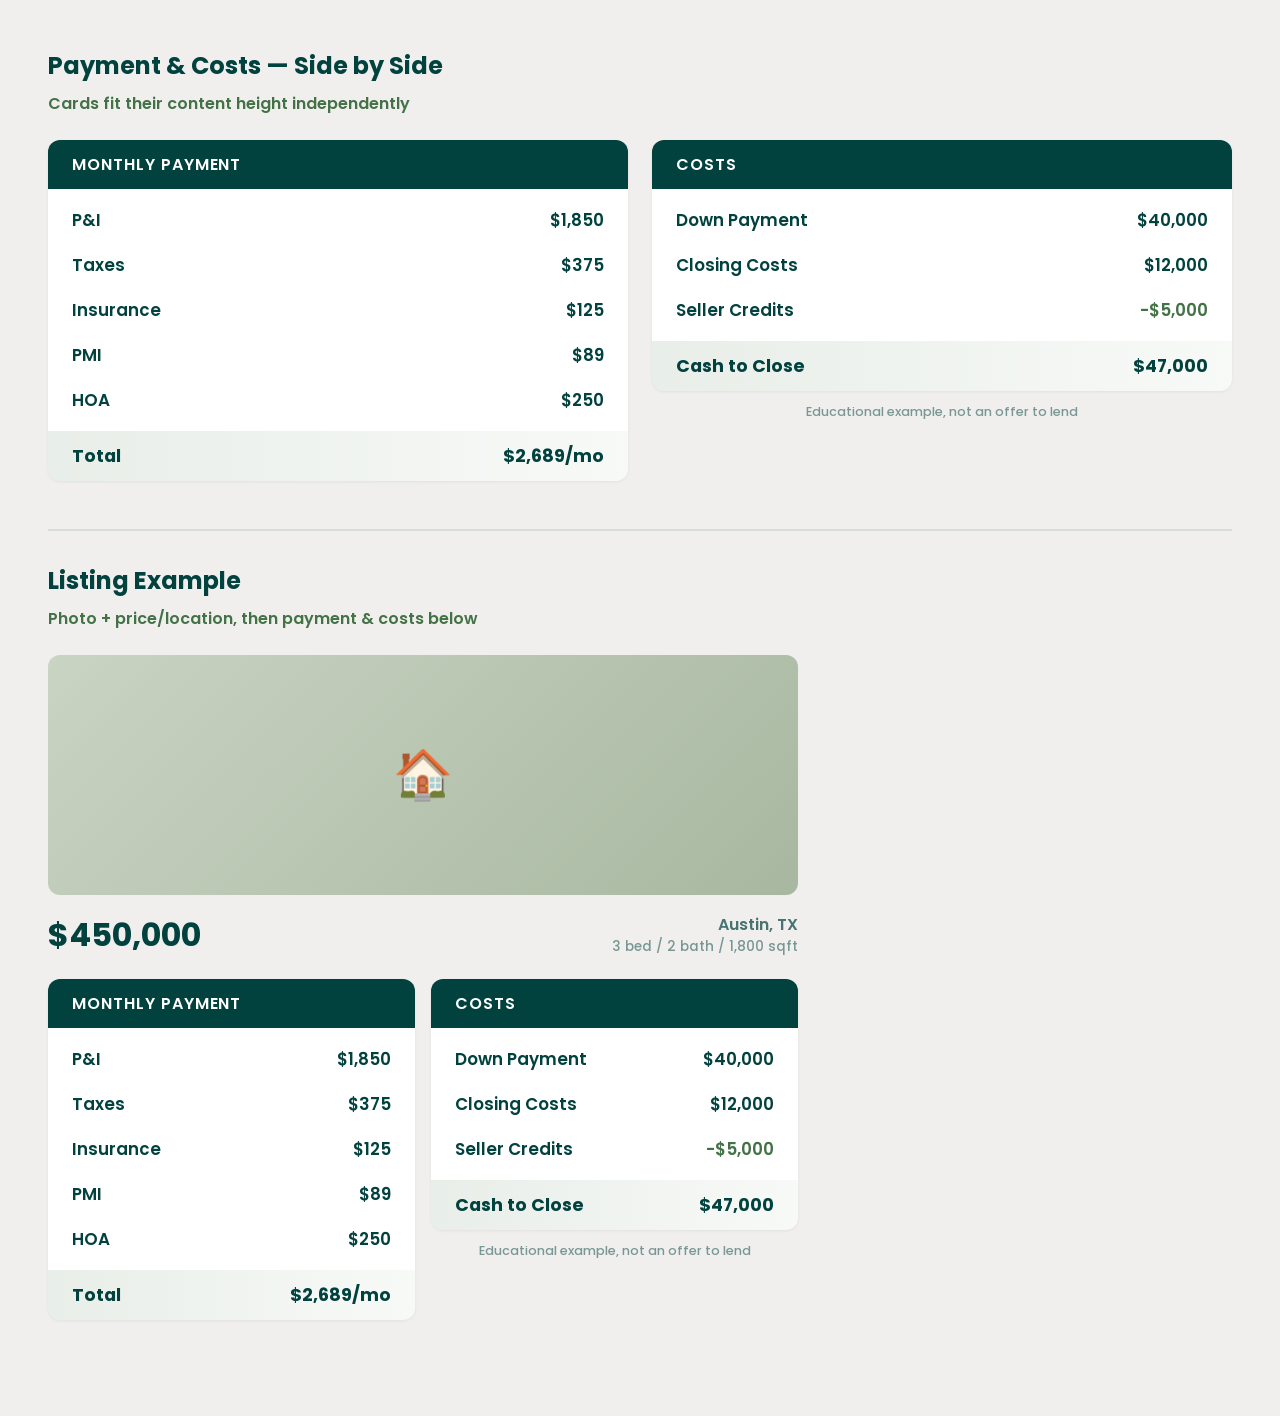
<file: demo-finance-styles.html>
<!DOCTYPE html>
<html lang="en">
<head>
<meta charset="UTF-8">
<meta name="viewport" content="width=device-width, initial-scale=1.0">
<title>Finance Card — Style C Refined</title>
<link href="https://fonts.googleapis.com/css2?family=Poppins:wght@400;500;600;700&display=swap" rel="stylesheet">
<style>
* { box-sizing: border-box; margin: 0; padding: 0; }
body {
    font-family: 'Poppins', sans-serif;
    background: #f0efed;
    color: #01413e;
    padding: 3rem;
}
h1 { font-size: 1.5rem; margin-bottom: 0.5rem; }
h2 { font-size: 1rem; margin-bottom: 1.5rem; color: #447247; font-weight: 600; }
.section { margin-bottom: 3rem; }

/* ============================================
   Finance Card — Style C Refined
   ============================================ */
.pair {
    display: flex;
    gap: 1.5rem;
    align-items: flex-start;
}
.pair > * { flex: 1; }

.card {
    background: white;
    border-radius: 12px;
    overflow: hidden;
    box-shadow: 0 1px 3px rgba(0,0,0,0.06);
}
.card-title {
    background: #01413e;
    color: white;
    font-size: 1rem;
    font-weight: 600;
    padding: 0.75rem 1.5rem;
    text-transform: uppercase;
    letter-spacing: 0.06em;
}
.card-body {
    padding: 0.5rem 0;
}
.row {
    display: flex;
    justify-content: space-between;
    align-items: center;
    padding: 0.6rem 1.5rem;
    font-size: 1.05rem;
    transition: background-color 0.15s ease;
}
.row:hover {
    background-color: rgba(68, 114, 71, 0.1);
}
.row .label { font-weight: 600; }
.row .value { font-weight: 600; }
.row.credit .value { color: #447247; }
.total {
    display: flex;
    justify-content: space-between;
    align-items: center;
    padding: 0.75rem 1.5rem;
    background: linear-gradient(90deg, rgba(68, 114, 71, 0.12), rgba(68, 114, 71, 0.04));
    font-size: 1.1rem;
    font-weight: 700;
}

/* ============================================
   Listing
   ============================================ */
.listing {
    max-width: 750px;
}
.listing-photo-placeholder {
    width: 100%;
    height: 240px;
    border-radius: 12px;
    background: linear-gradient(135deg, #c9d4c3, #a8b8a0);
    display: flex;
    align-items: center;
    justify-content: center;
    margin-bottom: 1rem;
    font-size: 3rem;
}
.listing-header {
    display: flex;
    justify-content: space-between;
    align-items: center;
    margin-bottom: 1.25rem;
}
.listing-price {
    font-size: 2rem;
    font-weight: 700;
}
.listing-right {
    text-align: right;
}
.listing-city {
    font-size: 1rem;
    font-weight: 600;
    opacity: 0.7;
}
.listing-details {
    font-size: 0.85rem;
    font-weight: 500;
    opacity: 0.5;
}
.listing-finances {
    display: flex;
    gap: 1rem;
    align-items: flex-start;
}
.listing-finances > * { flex: 1; }

.disclaimer {
    font-size: 0.8rem;
    color: rgba(1, 65, 62, 0.5);
    font-weight: 500;
    text-align: center;
    margin-top: 0.75rem;
}
</style>
</head>
<body>

<div class="section">
    <h1>Payment & Costs — Side by Side</h1>
    <h2>Cards fit their content height independently</h2>
    <div class="pair">
        <div class="card">
            <div class="card-title">Monthly Payment</div>
            <div class="card-body">
                <div class="row"><span class="label">P&I</span><span class="value">$1,850</span></div>
                <div class="row"><span class="label">Taxes</span><span class="value">$375</span></div>
                <div class="row"><span class="label">Insurance</span><span class="value">$125</span></div>
                <div class="row"><span class="label">PMI</span><span class="value">$89</span></div>
                <div class="row"><span class="label">HOA</span><span class="value">$250</span></div>
            </div>
            <div class="total"><span>Total</span><span>$2,689/mo</span></div>
        </div>
        <div>
            <div class="card">
                <div class="card-title">Costs</div>
                <div class="card-body">
                    <div class="row"><span class="label">Down Payment</span><span class="value">$40,000</span></div>
                    <div class="row"><span class="label">Closing Costs</span><span class="value">$12,000</span></div>
                    <div class="row credit"><span class="label">Seller Credits</span><span class="value">-$5,000</span></div>
                </div>
                <div class="total"><span>Cash to Close</span><span>$47,000</span></div>
            </div>
            <div class="disclaimer">Educational example, not an offer to lend</div>
        </div>
    </div>
</div>

<hr style="border: none; border-top: 2px solid rgba(1,65,62,0.1); margin: 2rem 0;">

<div class="section">
    <h1>Listing Example</h1>
    <h2>Photo + price/location, then payment & costs below</h2>
    <div class="listing">
        <div class="listing-photo-placeholder">🏠</div>
        <div class="listing-header">
            <div class="listing-price">$450,000</div>
            <div class="listing-right">
                <div class="listing-city">Austin, TX</div>
                <div class="listing-details">3 bed / 2 bath / 1,800 sqft</div>
            </div>
        </div>
        <div class="listing-finances">
            <div class="card">
                <div class="card-title">Monthly Payment</div>
                <div class="card-body">
                    <div class="row"><span class="label">P&I</span><span class="value">$1,850</span></div>
                    <div class="row"><span class="label">Taxes</span><span class="value">$375</span></div>
                    <div class="row"><span class="label">Insurance</span><span class="value">$125</span></div>
                    <div class="row"><span class="label">PMI</span><span class="value">$89</span></div>
                    <div class="row"><span class="label">HOA</span><span class="value">$250</span></div>
                </div>
                <div class="total"><span>Total</span><span>$2,689/mo</span></div>
            </div>
            <div>
                <div class="card">
                    <div class="card-title">Costs</div>
                    <div class="card-body">
                        <div class="row"><span class="label">Down Payment</span><span class="value">$40,000</span></div>
                        <div class="row"><span class="label">Closing Costs</span><span class="value">$12,000</span></div>
                        <div class="row credit"><span class="label">Seller Credits</span><span class="value">-$5,000</span></div>
                    </div>
                    <div class="total"><span>Cash to Close</span><span>$47,000</span></div>
                </div>
                <div class="disclaimer">Educational example, not an offer to lend</div>
            </div>
        </div>
    </div>
</div>

</body>
</html>
</file>
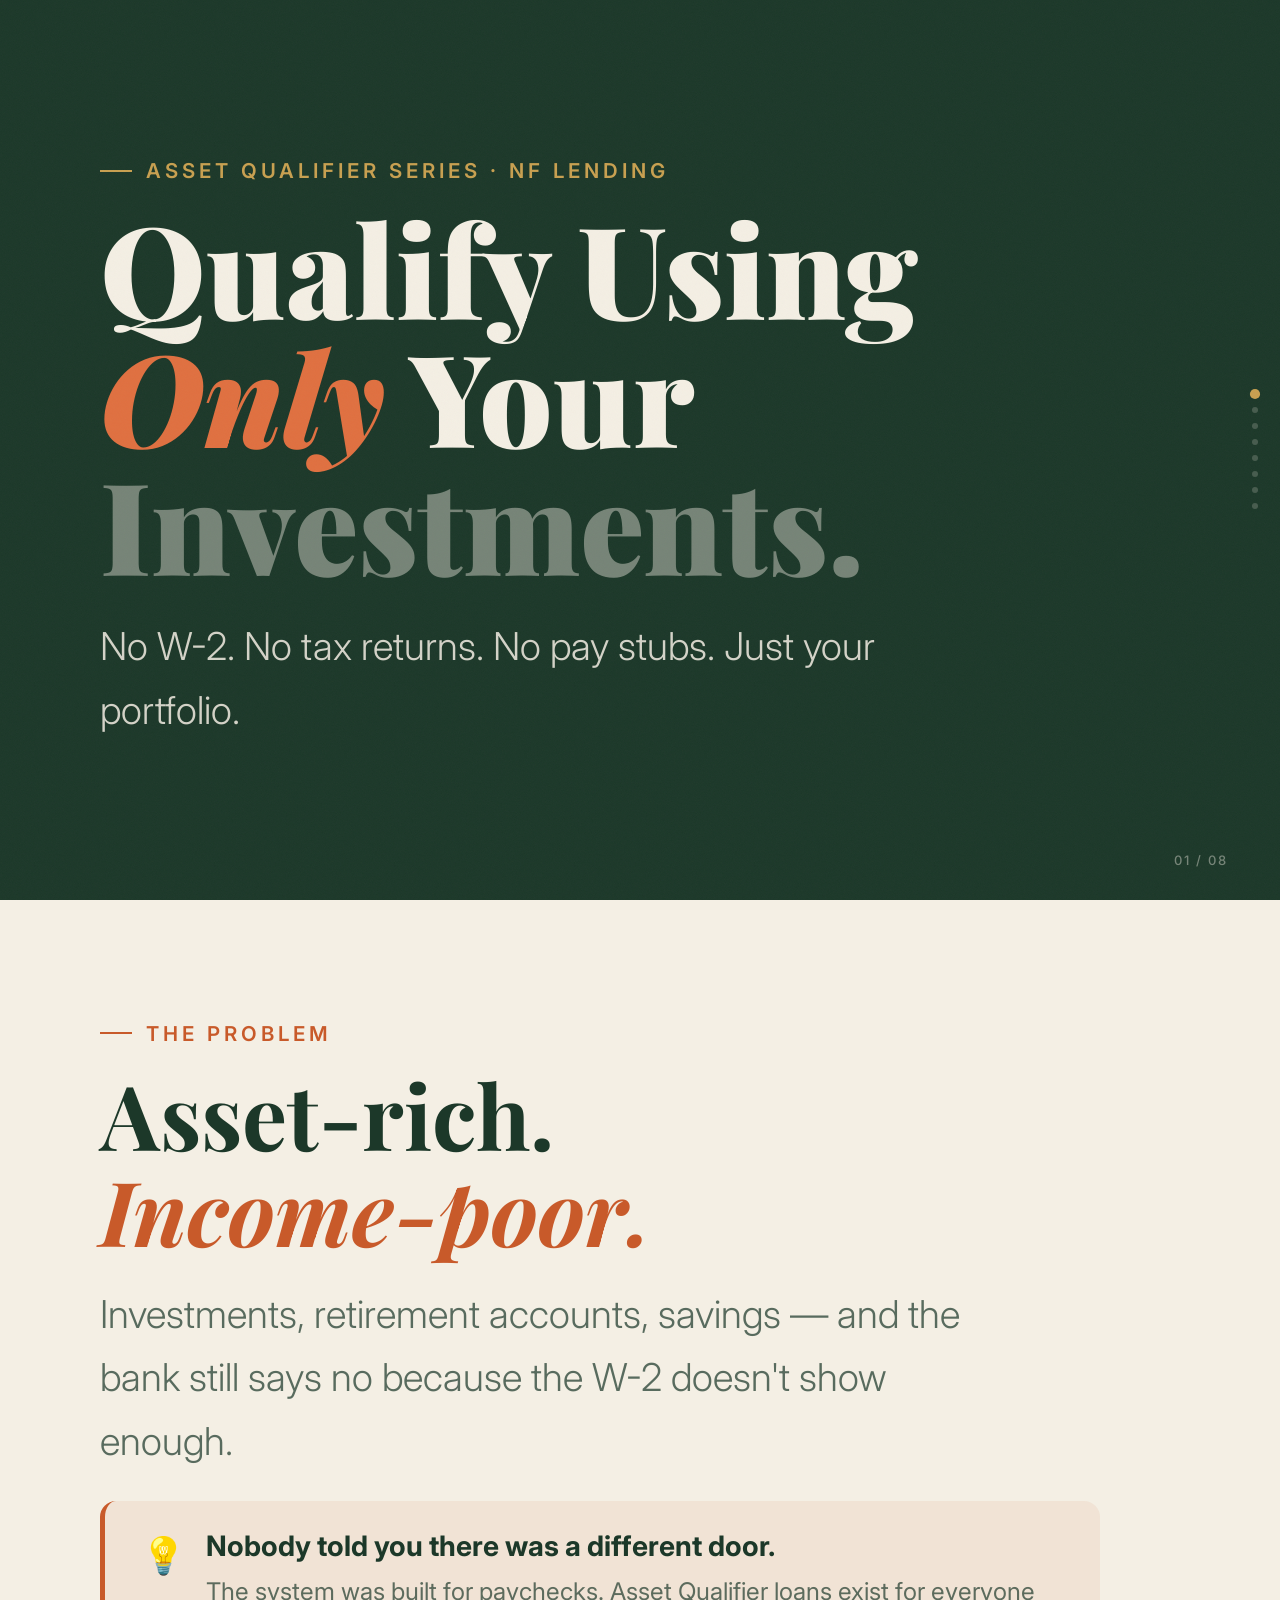
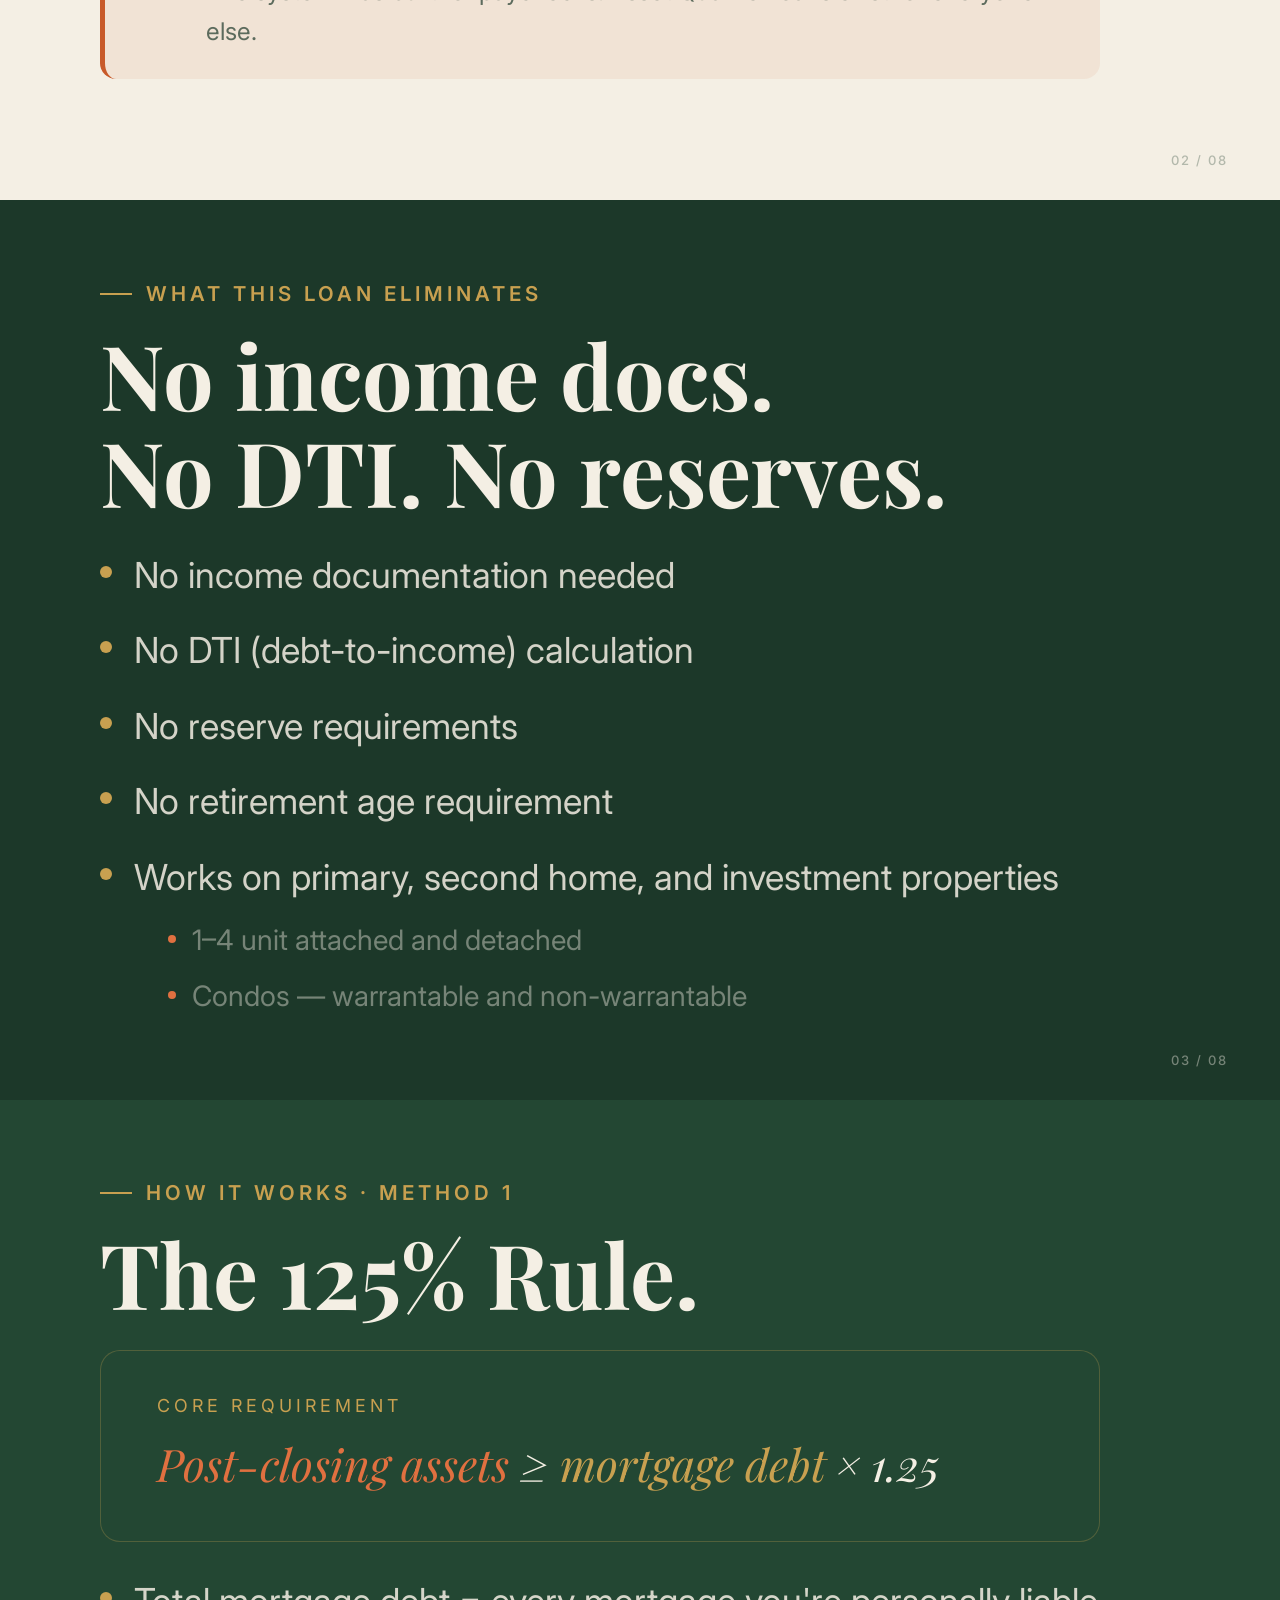
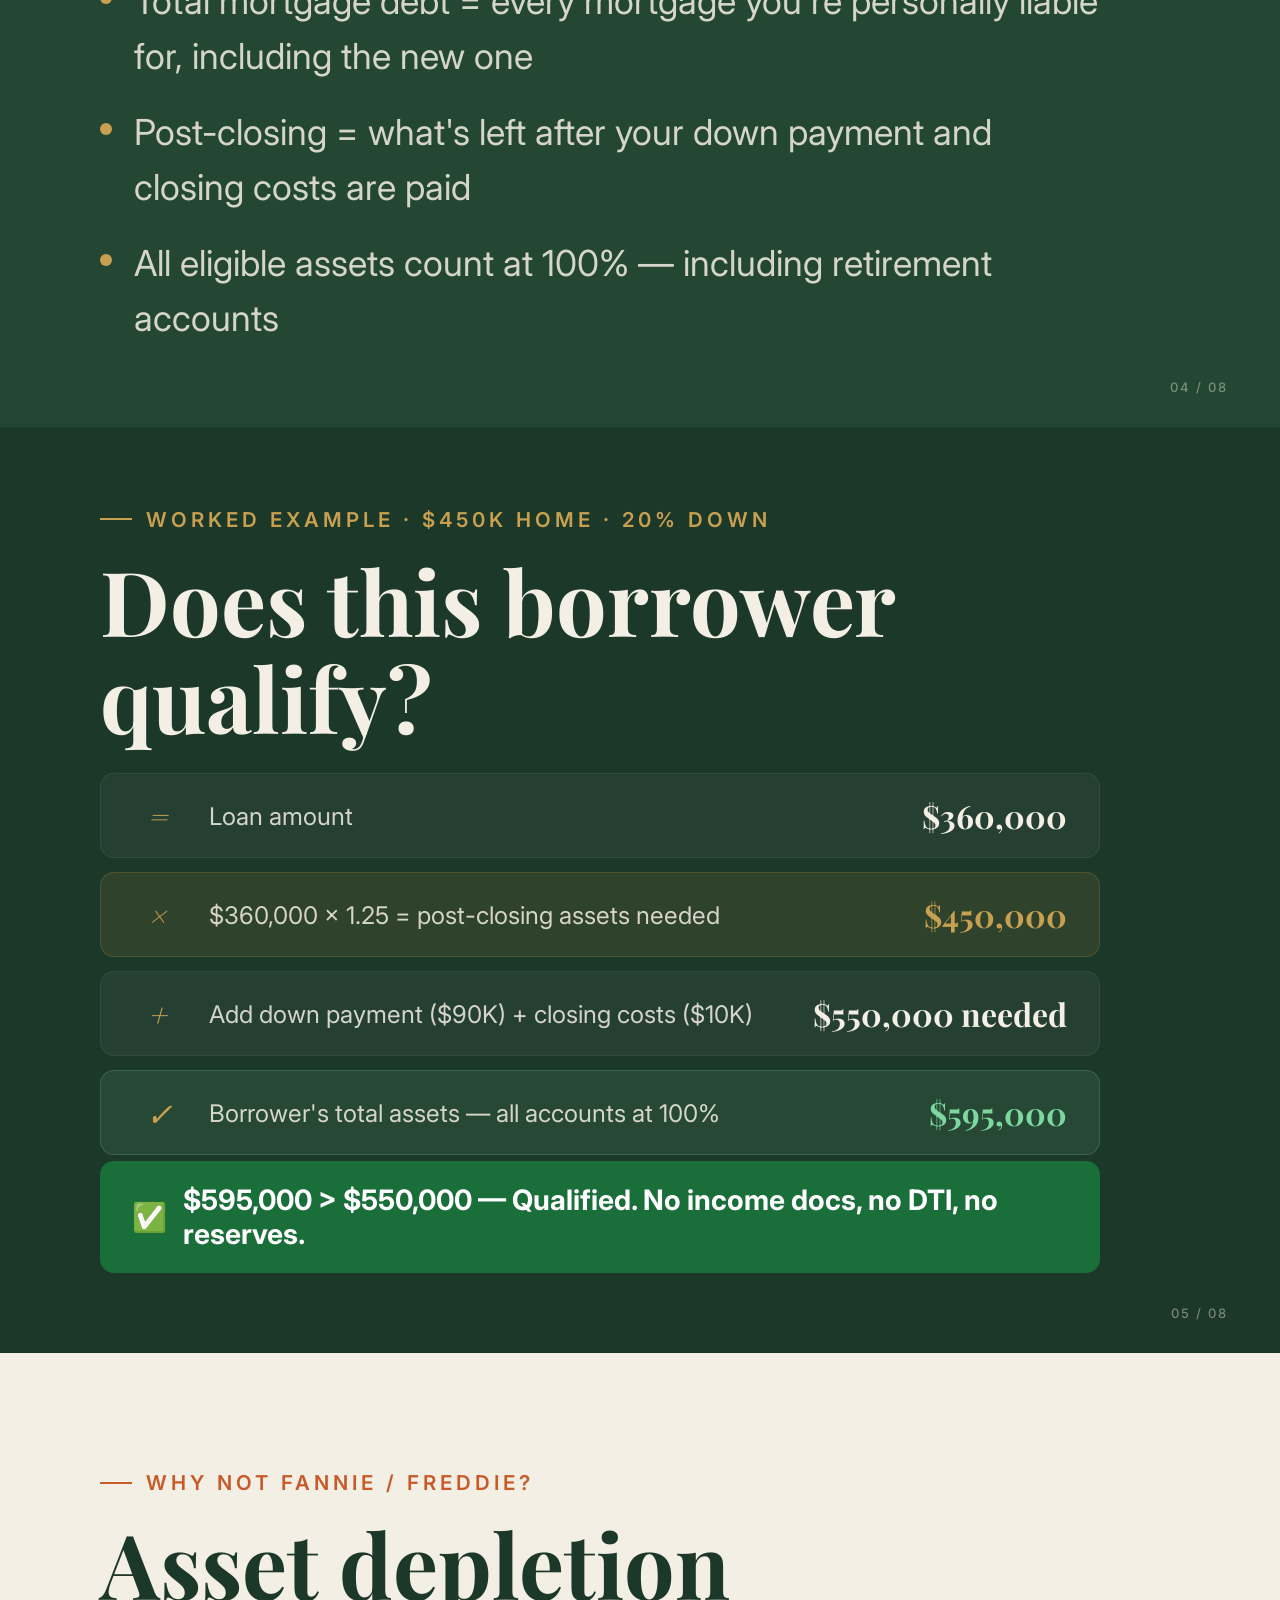
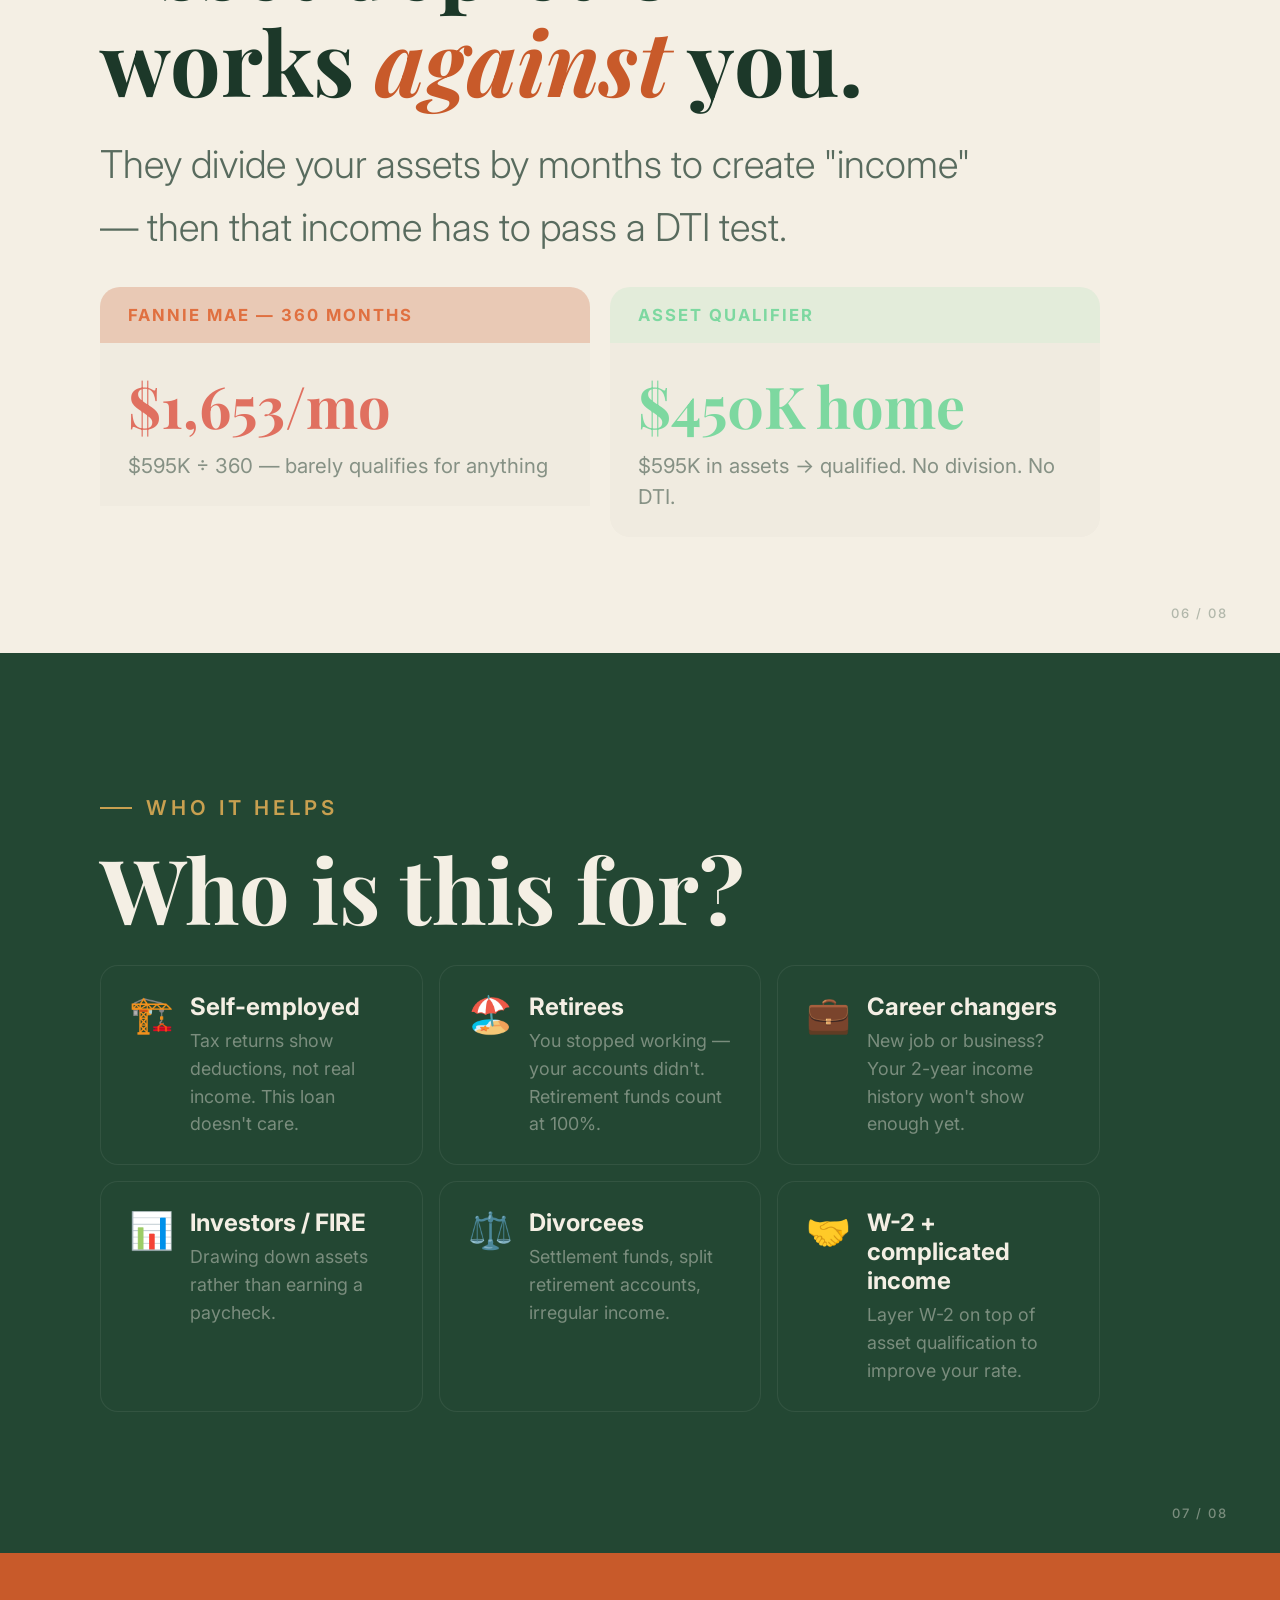
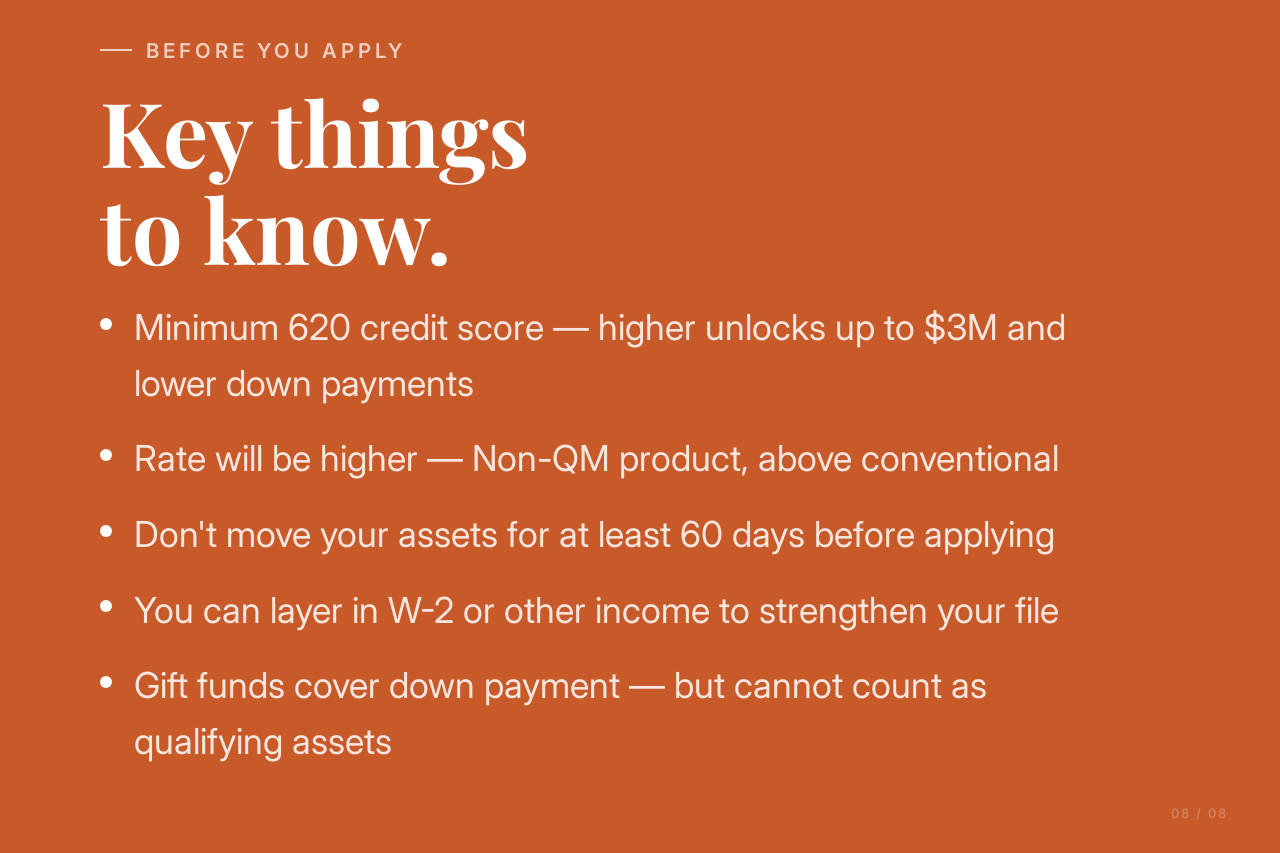
<file: demo2.html>
<!DOCTYPE html>
<html lang="en">
<head>
<meta charset="UTF-8">
<meta name="viewport" content="width=device-width, initial-scale=1.0">
<title>Big Text Demo</title>
<style>
  @import url('https://fonts.googleapis.com/css2?family=Playfair+Display:ital,wght@0,700;0,900;1,700;1,900&family=Inter:wght@300;400;500;600;700&display=swap');

  :root {
    --forest:      #1c3829;
    --forest-card: #234733;
    --orange:      #c85a2a;
    --orange-lt:   #e07040;
    --gold:        #c8a050;
    --cream:       #f4efe4;
    --green-ok:    #7dd8a0;
    --red-no:      #e07060;
    --on-dark:     rgba(244,239,228,0.85);
    --muted:       rgba(244,239,228,0.42);
  }

  * { margin:0; padding:0; box-sizing:border-box; }

  html { scroll-snap-type: y mandatory; overflow-y: scroll; }

  body {
    font-family: 'Inter', sans-serif;
    background: var(--forest);
    color: var(--cream);
  }

  /* grain */
  body::after {
    content:''; position:fixed; inset:0;
    pointer-events:none; z-index:9999; opacity:.035;
    background-image: url("data:image/svg+xml,%3Csvg viewBox='0 0 256 256' xmlns='http://www.w3.org/2000/svg'%3E%3Cfilter id='n'%3E%3CfeTurbulence type='fractalNoise' baseFrequency='0.9' numOctaves='4' stitchTiles='stitch'/%3E%3C/filter%3E%3Crect width='100%25' height='100%25' filter='url(%23n)'/%3E%3C/svg%3E");
    background-size: 180px 180px;
  }

  /* ── SLIDE ── */
  .slide {
    min-height: 100vh;
    width: 100%;
    scroll-snap-align: start;
    scroll-snap-stop: always;
    display: flex;
    flex-direction: column;
    justify-content: center;
    padding: 80px 100px;
    position: relative;
    overflow: hidden;
  }

  /* stagger-in animation */
  .slide > * {
    opacity: 0;
    transform: translateY(24px);
    transition: opacity .65s ease, transform .65s ease;
  }
  .slide.active > *:nth-child(1)  { opacity:1; transform:none; transition-delay:.00s; }
  .slide.active > *:nth-child(2)  { opacity:1; transform:none; transition-delay:.09s; }
  .slide.active > *:nth-child(3)  { opacity:1; transform:none; transition-delay:.18s; }
  .slide.active > *:nth-child(4)  { opacity:1; transform:none; transition-delay:.27s; }
  .slide.active > *:nth-child(5)  { opacity:1; transform:none; transition-delay:.36s; }
  .slide.active > *:nth-child(6)  { opacity:1; transform:none; transition-delay:.45s; }
  .slide.active > *:nth-child(7)  { opacity:1; transform:none; transition-delay:.54s; }
  .slide.active > *:nth-child(8)  { opacity:1; transform:none; transition-delay:.63s; }
  .slide.active > *:nth-child(9)  { opacity:1; transform:none; transition-delay:.72s; }
  .slide.active > *:nth-child(10) { opacity:1; transform:none; transition-delay:.81s; }

  /* nav dots */
  #navDots {
    position:fixed; right:22px; top:50%;
    transform:translateY(-50%);
    display:flex; flex-direction:column; gap:10px;
    z-index:500;
  }
  .dot {
    width:6px; height:6px; border-radius:50%;
    background:rgba(244,239,228,.2);
    cursor:pointer; transition:all .3s ease;
  }
  .dot.active { background:var(--gold); transform:scale(1.7); }

  .slide-num {
    position:absolute; bottom:32px; right:52px;
    font-size:13px; letter-spacing:2px;
    color:var(--muted); font-weight:500;
  }

  /* ═══════════════════════════════
     TYPE SCALE — 2-3× bigger
  ═══════════════════════════════ */

  /* eyebrow — was 11px, now 20px */
  .eyebrow {
    font-size: clamp(16px, 1.6vw, 22px);
    letter-spacing: 4px;
    text-transform: uppercase;
    font-weight: 600;
    color: var(--gold);
    display: flex; align-items: center; gap: 14px;
    margin-bottom: 20px;
  }
  .eyebrow::before { content:''; width:32px; height:2px; background:var(--gold); flex-shrink:0; }

  /* display heading — was clamp(48,7vw,88px), now ~2× */
  .display {
    font-family: 'Playfair Display', serif;
    font-size: clamp(72px, 10vw, 140px);
    font-weight: 900;
    line-height: 1.0;
    color: var(--cream);
    margin-bottom: 28px;
  }
  .display em  { color: var(--orange-lt); font-style: italic; }
  .display .d  { color: var(--muted); }

  /* section heading — was clamp(36,5vw,64px), now ~2× */
  .heading {
    font-family: 'Playfair Display', serif;
    font-size: clamp(52px, 7vw, 96px);
    font-weight: 700;
    line-height: 1.08;
    color: var(--cream);
    margin-bottom: 24px;
  }
  .heading em { color: var(--orange-lt); font-style: italic; }

  /* body — was clamp(17,1.8vw,22px), now 2.5× */
  .body {
    font-size: clamp(28px, 3vw, 40px);
    line-height: 1.65;
    color: var(--on-dark);
    font-weight: 300;
    max-width: 900px;
  }

  /* ── BULLETS — big ── */
  .bullets { display:flex; flex-direction:column; gap:20px; max-width:1000px; }

  .bullet-item {
    display: flex;
    align-items: flex-start;
    gap: 22px;
    font-size: clamp(26px, 2.8vw, 38px);
    line-height: 1.55;
    color: var(--on-dark);
    font-weight: 400;
  }

  .bdot {
    width: 12px; height: 12px;
    border-radius: 50%;
    background: var(--gold);
    flex-shrink: 0;
    margin-top: 0.5em;
  }

  /* sub-bullets */
  .sub-bullets {
    display: flex; flex-direction: column; gap: 12px;
    margin-top: 14px; padding-left: 34px;
  }
  .sub-bullet {
    display: flex; align-items: flex-start; gap: 16px;
    font-size: clamp(21px, 2.2vw, 30px);
    line-height: 1.55;
    color: var(--muted);
  }
  .sdot {
    width: 8px; height: 8px; border-radius: 50%;
    background: var(--orange-lt);
    flex-shrink: 0; margin-top: 0.55em;
  }

  /* ── STAT CARDS ── */
  .card-row { display:grid; grid-template-columns:repeat(3,1fr); gap:20px; max-width:1000px; }
  .card {
    background: var(--forest-card);
    border-radius: 20px; padding: 32px 36px;
    border: 1px solid rgba(255,255,255,0.07);
  }
  .card .n {
    font-family: 'Playfair Display', serif;
    font-size: clamp(52px, 6vw, 80px);
    font-weight: 700; color: var(--gold);
    line-height: 1; margin-bottom: 10px;
  }
  .card .l {
    font-size: clamp(16px, 1.6vw, 22px);
    color: var(--muted); line-height: 1.5;
  }

  /* ── FORMULA BOX ── */
  .formula-box {
    background: var(--forest-card);
    border: 1px solid rgba(200,160,80,.28);
    border-radius: 20px;
    padding: 44px 56px;
    display: inline-block;
    max-width: 1000px;
    margin-bottom: 32px;
  }
  .f-label {
    font-size: clamp(14px,1.4vw,18px);
    letter-spacing:4px; text-transform:uppercase;
    color:var(--gold); margin-bottom:16px;
  }
  .f-text {
    font-family: 'Playfair Display', serif;
    font-style: italic;
    font-size: clamp(30px, 3.5vw, 52px);
    color: var(--cream); line-height: 1.45;
  }
  .f-text .f1 { color: var(--orange-lt); }
  .f-text .f2 { color: var(--gold); }

  /* ── MATH STEPS ── */
  .math-steps { display:flex; flex-direction:column; gap:14px; max-width:1000px; }
  .math-row {
    display: grid;
    grid-template-columns: 52px 1fr auto;
    align-items: center; gap: 24px;
    padding: 20px 32px; border-radius: 14px;
    background: rgba(255,255,255,.045);
    border: 1px solid rgba(255,255,255,.055);
  }
  .math-row.pos { background:rgba(125,216,160,.1); border-color:rgba(125,216,160,.2); }
  .math-row.req { background:rgba(200,160,80,.1);  border-color:rgba(200,160,80,.2); }
  .math-op {
    font-family: 'Playfair Display', serif;
    font-size: clamp(22px,2.5vw,34px);
    font-style: italic; color:var(--gold); text-align:center;
  }
  .math-desc { font-size: clamp(18px,1.9vw,26px); color:var(--on-dark); }
  .math-val  {
    font-family: 'Playfair Display', serif;
    font-size: clamp(22px,2.5vw,34px);
    font-weight:700; color:var(--cream); text-align:right; white-space:nowrap;
  }
  .math-row.pos .math-val { color: var(--green-ok); }
  .math-row.req .math-val { color: var(--gold); }

  .verdict-row {
    background: #1a6e3a; border-radius:14px;
    padding: 22px 32px; display:flex;
    align-items:center; gap:16px;
    font-size: clamp(20px,2.2vw,30px);
    font-weight:700; color:white; max-width:1000px;
    margin-top:6px;
  }

  /* ── CALLOUT ── */
  .callout {
    border-radius:16px; padding:28px 36px;
    display:flex; gap:20px; align-items:flex-start;
    max-width:1000px;
  }
  .callout.tip  { background:rgba(200,160,80,.1); border-left:5px solid var(--gold); }
  .callout.warn { background:rgba(200,90,42,.1);  border-left:5px solid var(--orange); }
  .c-icon { font-size:clamp(26px,3vw,36px); flex-shrink:0; margin-top:4px; }
  .callout h4 {
    font-size: clamp(20px,2.2vw,30px);
    font-weight:700; color:var(--cream); margin-bottom:8px;
  }
  .callout p {
    font-size: clamp(18px,1.9vw,26px);
    color:var(--on-dark); line-height:1.65;
  }

  /* ── TWO-COL COMPARE ── */
  .compare { display:grid; grid-template-columns:1fr 1fr; gap:20px; max-width:1000px; }
  .compare-col { border-radius:20px; overflow:hidden; }
  .c-head {
    padding:18px 28px;
    font-size: clamp(13px,1.3vw,17px);
    letter-spacing:2px; text-transform:uppercase; font-weight:700;
  }
  .c-head.bad  { background:rgba(200,90,42,.25);  color:var(--orange-lt); }
  .c-head.good { background:rgba(125,216,160,.15); color:var(--green-ok); }
  .c-body { background:var(--forest-card); padding:24px 28px; }
  .c-stat {
    font-family:'Playfair Display',serif;
    font-size: clamp(36px,4.5vw,64px);
    font-weight:700; color:var(--cream); margin-bottom:8px;
  }
  .c-stat.bad  { color:var(--red-no); }
  .c-stat.good { color:var(--green-ok); }
  .c-sub { font-size: clamp(16px,1.6vw,22px); color:var(--muted); line-height:1.5; }

  /* ── WHO GRID ── */
  .who-grid { display:grid; grid-template-columns:repeat(3,1fr); gap:16px; max-width:1000px; }
  .who-card {
    background:var(--forest-card); border-radius:18px;
    padding:26px 28px; border:1px solid rgba(255,255,255,.07);
    display:flex; gap:16px; align-items:flex-start;
  }
  .w-icon { font-size:clamp(28px,3vw,36px); flex-shrink:0; }
  .w-title { font-size:clamp(18px,1.9vw,24px); font-weight:700; color:var(--cream); margin-bottom:6px; }
  .w-desc  { font-size:clamp(14px,1.4vw,18px); color:var(--muted); line-height:1.55; }

  /* bg variants */
  .bg-mid  { background: var(--forest-card); }
  .bg-rust { background: var(--orange); }
  .bg-rust .eyebrow        { color:rgba(255,255,255,.7); }
  .bg-rust .eyebrow::before{ background:rgba(255,255,255,.7); }
  .bg-rust .heading        { color:white; }
  .bg-rust .heading em     { color:rgba(255,255,255,.75); }
  .bg-rust .body           { color:rgba(255,255,255,.8); }
  .bg-rust .bullet-item    { color:rgba(255,255,255,.85); }
  .bg-rust .bdot           { background:white; }
  .bg-rust .slide-num      { color:rgba(255,255,255,.25); }

  .bg-cream { background:var(--cream); color:var(--forest); }
  .bg-cream .eyebrow        { color:var(--orange); }
  .bg-cream .eyebrow::before{ background:var(--orange); }
  .bg-cream .heading        { color:var(--forest); }
  .bg-cream .heading em     { color:var(--orange); }
  .bg-cream .body           { color:rgba(28,56,41,.72); }
  .bg-cream .bullet-item    { color:rgba(28,56,41,.8); }
  .bg-cream .bdot           { background:var(--forest); }
  .bg-cream .slide-num      { color:rgba(28,56,41,.3); }
  .bg-cream .callout.tip    { background:rgba(200,90,42,.08); border-color:var(--orange); }
  .bg-cream .callout h4     { color:var(--forest); }
  .bg-cream .callout p      { color:rgba(28,56,41,.7); }

  #kbdHint {
    position:fixed; bottom:20px; left:50%;
    transform:translateX(-50%);
    font-size:12px; letter-spacing:2px; text-transform:uppercase;
    color:rgba(244,239,228,.18); z-index:100; pointer-events:none;
    transition:opacity 1.5s ease;
  }
</style>
</head>
<body>

<div id="navDots"></div>
<div id="kbdHint">↓ scroll · arrow keys</div>


<!-- ══════════════════════════════
  SLIDE 1 — TITLE
══════════════════════════════ -->
<div class="slide" id="s1">
  <div class="eyebrow">Asset Qualifier Series · NF Lending</div>
  <div class="display">Qualify Using<br><em>Only</em> Your<br><span class="d">Investments.</span></div>
  <p class="body">No W-2. No tax returns. No pay stubs. Just your portfolio.</p>
  <span class="slide-num">01 / 08</span>
</div>


<!-- ══════════════════════════════
  SLIDE 2 — THE PROBLEM
══════════════════════════════ -->
<div class="slide bg-cream" id="s2">
  <div class="eyebrow">The Problem</div>
  <div class="heading">Asset-rich.<br><em>Income-poor.</em></div>
  <p class="body" style="margin-bottom:28px;">Investments, retirement accounts, savings — and the bank still says no because the W-2 doesn't show enough.</p>
  <div class="callout tip">
    <span class="c-icon">💡</span>
    <div>
      <h4>Nobody told you there was a different door.</h4>
      <p>The system was built for paychecks. Asset Qualifier loans exist for everyone else.</p>
    </div>
  </div>
  <span class="slide-num">02 / 08</span>
</div>


<!-- ══════════════════════════════
  SLIDE 3 — WHAT IT ELIMINATES (BULLETS)
══════════════════════════════ -->
<div class="slide" id="s3">
  <div class="eyebrow">What This Loan Eliminates</div>
  <div class="heading" style="margin-bottom:28px;">No income docs.<br>No DTI. No reserves.</div>
  <div class="bullets">
    <div class="bullet-item">
      <div class="bdot"></div>
      <span>No income documentation needed</span>
    </div>
    <div class="bullet-item">
      <div class="bdot"></div>
      <span>No DTI (debt-to-income) calculation</span>
    </div>
    <div class="bullet-item">
      <div class="bdot"></div>
      <span>No reserve requirements</span>
    </div>
    <div class="bullet-item">
      <div class="bdot"></div>
      <span>No retirement age requirement</span>
    </div>
    <div class="bullet-item">
      <div class="bdot"></div>
      <div>
        <div>Works on primary, second home, and investment properties</div>
        <div class="sub-bullets">
          <div class="sub-bullet"><div class="sdot"></div><span>1–4 unit attached and detached</span></div>
          <div class="sub-bullet"><div class="sdot"></div><span>Condos — warrantable and non-warrantable</span></div>
        </div>
      </div>
    </div>
  </div>
  <span class="slide-num">03 / 08</span>
</div>


<!-- ══════════════════════════════
  SLIDE 4 — THE RULE
══════════════════════════════ -->
<div class="slide bg-mid" id="s4">
  <div class="eyebrow">How It Works · Method 1</div>
  <div class="heading" style="margin-bottom:28px;">The 125% Rule.</div>
  <div class="formula-box">
    <div class="f-label">Core Requirement</div>
    <div class="f-text">
      <span class="f1">Post-closing assets</span> ≥
      <span class="f2">mortgage debt</span> × 1.25
    </div>
  </div>
  <div class="bullets">
    <div class="bullet-item"><div class="bdot"></div><span>Total mortgage debt = every mortgage you're personally liable for, including the new one</span></div>
    <div class="bullet-item"><div class="bdot"></div><span>Post-closing = what's left after your down payment and closing costs are paid</span></div>
    <div class="bullet-item"><div class="bdot"></div><span>All eligible assets count at 100% — including retirement accounts</span></div>
  </div>
  <span class="slide-num">04 / 08</span>
</div>


<!-- ══════════════════════════════
  SLIDE 5 — THE MATH
══════════════════════════════ -->
<div class="slide" id="s5">
  <div class="eyebrow">Worked Example · $450K Home · 20% Down</div>
  <div class="heading" style="margin-bottom:28px;">Does this borrower qualify?</div>
  <div class="math-steps">
    <div class="math-row">
      <span class="math-op">=</span>
      <span class="math-desc">Loan amount</span>
      <span class="math-val">$360,000</span>
    </div>
    <div class="math-row req">
      <span class="math-op">×</span>
      <span class="math-desc">$360,000 × 1.25 = post-closing assets needed</span>
      <span class="math-val">$450,000</span>
    </div>
    <div class="math-row">
      <span class="math-op">+</span>
      <span class="math-desc">Add down payment ($90K) + closing costs ($10K)</span>
      <span class="math-val">$550,000 needed</span>
    </div>
    <div class="math-row pos">
      <span class="math-op">✓</span>
      <span class="math-desc">Borrower's total assets — all accounts at 100%</span>
      <span class="math-val">$595,000</span>
    </div>
  </div>
  <div class="verdict-row">
    <span>✅</span>
    <span>$595,000 &gt; $550,000 — Qualified. No income docs, no DTI, no reserves.</span>
  </div>
  <span class="slide-num">05 / 08</span>
</div>


<!-- ══════════════════════════════
  SLIDE 6 — FANNIE COMPARISON
══════════════════════════════ -->
<div class="slide bg-cream" id="s6">
  <div class="eyebrow">Why Not Fannie / Freddie?</div>
  <div class="heading">Asset depletion<br>works <em>against</em> you.</div>
  <p class="body" style="margin-bottom:28px;">They divide your assets by months to create "income" — then that income has to pass a DTI test.</p>
  <div class="compare">
    <div class="compare-col">
      <div class="c-head bad">Fannie Mae — 360 months</div>
      <div class="c-body" style="background:#f0ebe0;">
        <div class="c-stat bad">$1,653/mo</div>
        <div class="c-sub" style="color:rgba(28,56,41,.5)">$595K ÷ 360 — barely qualifies for anything</div>
      </div>
    </div>
    <div class="compare-col">
      <div class="c-head good">Asset Qualifier</div>
      <div class="c-body" style="background:#f0ebe0;">
        <div class="c-stat good">$450K home</div>
        <div class="c-sub" style="color:rgba(28,56,41,.5)">$595K in assets → qualified. No division. No DTI.</div>
      </div>
    </div>
  </div>
  <span class="slide-num">06 / 08</span>
</div>


<!-- ══════════════════════════════
  SLIDE 7 — WHO IS THIS FOR
══════════════════════════════ -->
<div class="slide bg-mid" id="s7">
  <div class="eyebrow">Who It Helps</div>
  <div class="heading" style="margin-bottom:28px;">Who is this for?</div>
  <div class="who-grid">
    <div class="who-card">
      <span class="w-icon">🏗️</span>
      <div><div class="w-title">Self-employed</div><div class="w-desc">Tax returns show deductions, not real income. This loan doesn't care.</div></div>
    </div>
    <div class="who-card">
      <span class="w-icon">🏖️</span>
      <div><div class="w-title">Retirees</div><div class="w-desc">You stopped working — your accounts didn't. Retirement funds count at 100%.</div></div>
    </div>
    <div class="who-card">
      <span class="w-icon">💼</span>
      <div><div class="w-title">Career changers</div><div class="w-desc">New job or business? Your 2-year income history won't show enough yet.</div></div>
    </div>
    <div class="who-card">
      <span class="w-icon">📊</span>
      <div><div class="w-title">Investors / FIRE</div><div class="w-desc">Drawing down assets rather than earning a paycheck.</div></div>
    </div>
    <div class="who-card">
      <span class="w-icon">⚖️</span>
      <div><div class="w-title">Divorcees</div><div class="w-desc">Settlement funds, split retirement accounts, irregular income.</div></div>
    </div>
    <div class="who-card">
      <span class="w-icon">🤝</span>
      <div><div class="w-title">W-2 + complicated income</div><div class="w-desc">Layer W-2 on top of asset qualification to improve your rate.</div></div>
    </div>
  </div>
  <span class="slide-num">07 / 08</span>
</div>


<!-- ══════════════════════════════
  SLIDE 8 — BEFORE YOU APPLY (BULLETS ON ORANGE)
══════════════════════════════ -->
<div class="slide bg-rust" id="s8">
  <div class="eyebrow">Before You Apply</div>
  <div class="heading">Key things<br>to know.</div>
  <div class="bullets">
    <div class="bullet-item"><div class="bdot"></div><span>Minimum 620 credit score — higher unlocks up to $3M and lower down payments</span></div>
    <div class="bullet-item"><div class="bdot"></div><span>Rate will be higher — Non-QM product, above conventional</span></div>
    <div class="bullet-item"><div class="bdot"></div><span>Don't move your assets for at least 60 days before applying</span></div>
    <div class="bullet-item"><div class="bdot"></div><span>You can layer in W-2 or other income to strengthen your file</span></div>
    <div class="bullet-item"><div class="bdot"></div><span>Gift funds cover down payment — but cannot count as qualifying assets</span></div>
  </div>
  <span class="slide-num">08 / 08</span>
</div>


<script>
  const slides = document.querySelectorAll('.slide');
  const nav = document.getElementById('navDots');
  const hint = document.getElementById('kbdHint');

  slides.forEach((_, i) => {
    const d = document.createElement('div');
    d.className = 'dot';
    d.addEventListener('click', () => slides[i].scrollIntoView({ behavior:'smooth' }));
    nav.appendChild(d);
  });
  const dots = nav.querySelectorAll('.dot');

  const io = new IntersectionObserver(entries => {
    entries.forEach(entry => {
      if (entry.intersectionRatio >= 0.15) {
        entry.target.classList.add('active');
        const i = Array.from(slides).indexOf(entry.target);
        dots.forEach((d,j) => d.classList.toggle('active', i===j));
      }
    });
  }, { threshold: 0.15 });

  slides.forEach(s => io.observe(s));

  document.addEventListener('keydown', e => {
    let cur = 0;
    slides.forEach((s,i) => { if (s.getBoundingClientRect().top <= 60) cur = i; });
    if (['ArrowDown','PageDown',' '].includes(e.key)) {
      e.preventDefault();
      slides[Math.min(cur+1, slides.length-1)]?.scrollIntoView({ behavior:'smooth' });
    }
    if (['ArrowUp','PageUp'].includes(e.key)) {
      e.preventDefault();
      slides[Math.max(cur-1, 0)]?.scrollIntoView({ behavior:'smooth' });
    }
  });

  window.addEventListener('scroll', () => { hint.style.opacity='0'; }, { once:true });
</script>
</body>
</html>
</file>
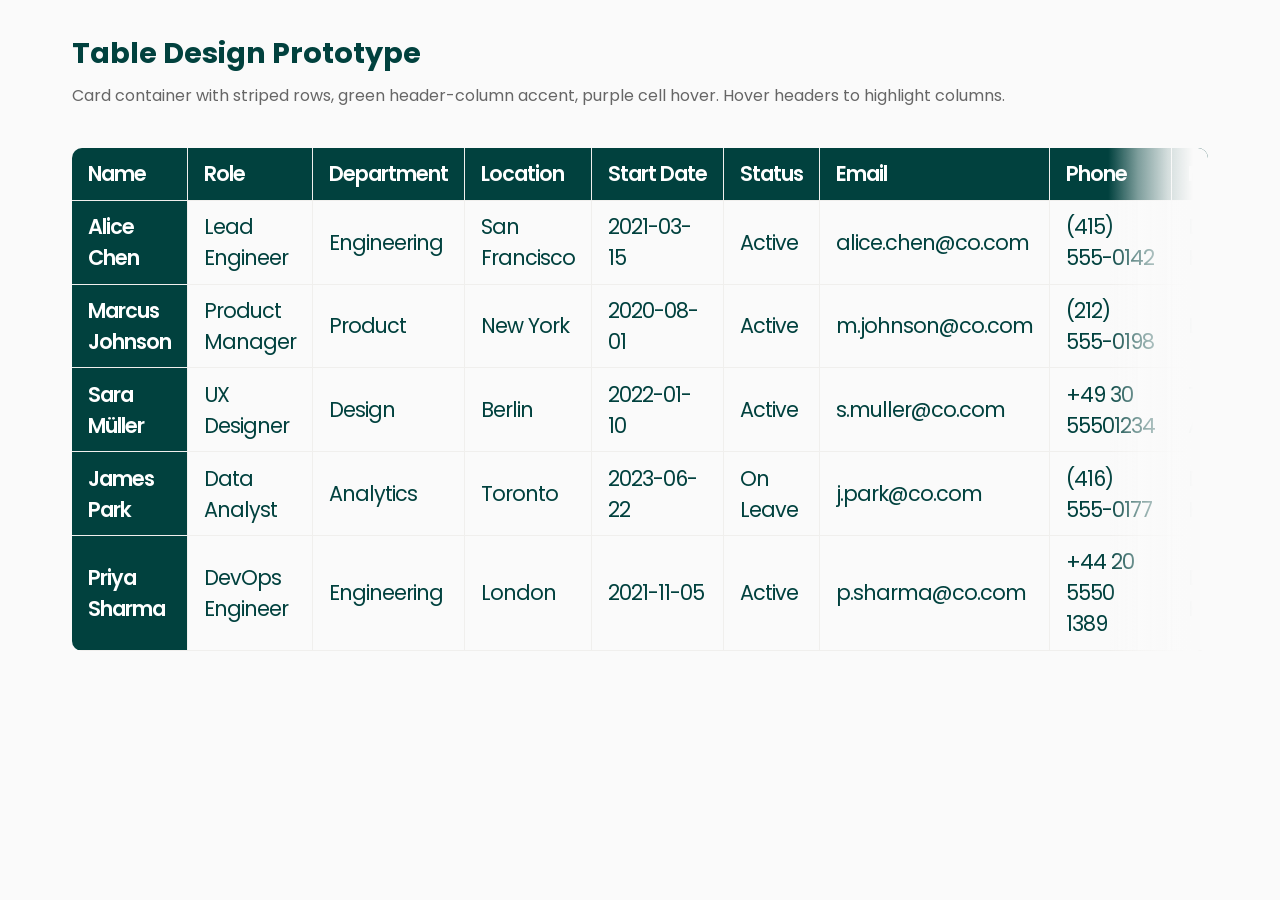
<file: table-prototypes.html>
<!DOCTYPE html>
<html lang="en">
<head>
<meta charset="UTF-8">
<meta name="viewport" content="width=device-width, initial-scale=1.0">
<title>Table Design Prototype — Markup</title>
<link href="https://fonts.googleapis.com/css2?family=Poppins:wght@400;500;600;700&display=swap" rel="stylesheet">
<style>
  :root {
    --blue: #01413e;
    --green: #447247;
    --red: #cc451c;
    --purple: #7a306c;
    --neutral: #f0efed;
    --border: #D9D1C8;
    --white: #ffffff;
  }

  * { box-sizing: border-box; margin: 0; padding: 0; }

  body {
    font-family: 'Poppins', sans-serif;
    background: #fafafa;
    color: var(--blue);
    padding: 2rem;
    max-width: 1200px;
    margin: 0 auto;
  }

  h1 { font-size: 1.8rem; color: var(--blue); margin-bottom: 0.5rem; }
  h1 + p { color: #666; margin-bottom: 2.5rem; }

  /* Scroll wrapper */
  .scroll-wrapper {
    position: relative;
    border-radius: 10px;
    overflow: hidden;
    -webkit-transform: translateZ(0);
    transform: translateZ(0);
    will-change: transform;
  }
  .scroll-inner {
    overflow-x: auto;
    scrollbar-width: none;
  }
  .scroll-inner::-webkit-scrollbar { display: none; }
  .scroll-fade {
    position: absolute;
    top: 0; right: 0; bottom: 0;
    width: 100px;
    background: linear-gradient(to right, transparent 0%, rgba(250,250,250,0.5) 30%, rgba(250,250,250,0.85) 60%, rgba(250,250,250,1) 85%);
    pointer-events: none;
    opacity: 0;
    transition: opacity 0.2s;
  }
  .scroll-fade.visible { opacity: 1; }

  /* Card container */
  .card-wrap {
    background: #fafafa;
  }

  /* Table */
  .proto-table {
    width: 100%;
    min-width: 700px;
    border-collapse: collapse;
    font-size: 1.3rem;
    letter-spacing: -1px;
    user-select: none;
  }
  .proto-table th, .proto-table td {
    padding: 0.65rem 1rem;
    text-align: left;
    transition: background 0.15s;
  }

  /* Header row */
  .proto-table thead th {
    background: var(--blue);
    color: var(--white);
    font-weight: 600;
    white-space: nowrap;
    position: relative;
    overflow: hidden;
    text-overflow: ellipsis;
  }

  /* Column resize handle */
  .col-resize-handle {
    position: absolute;
    top: 0; right: -3px;
    width: 6px;
    height: 100%;
    cursor: col-resize;
    z-index: 3;
  }
  .col-resize-handle:hover,
  .col-resize-handle.active {
    background: var(--green);
    opacity: 0.6;
  }
  .proto-table thead th:first-child {
    position: sticky;
    left: 0;
    z-index: 2;
    box-shadow: 1px 0 0 var(--neutral);
  }

  /* Row dividers */
  .proto-table thead tr { border-bottom: 1px solid var(--neutral); }
  .proto-table tbody tr { border-bottom: 1px solid var(--neutral); }
  .proto-table th + th,
  .proto-table td + td { border-left: 1px solid var(--neutral); }

  /* Header column — styled like header row */
  .proto-table tbody td:first-child {
    background: var(--blue);
    color: var(--white);
    font-weight: 600;
    position: sticky;
    left: 0;
    z-index: 1;
    box-shadow: 1px 0 0 var(--neutral);
  }

  /* All cells get explicit background so highlights look consistent */
  .proto-table tbody td { background: #fafafa; }

  /* Cell hover — 30% accent green */
  .proto-table tbody td:hover { background: rgba(68,114,71,0.3) !important; }

  /* Row highlight added by JS on header-column hover */
  .row-highlight td { background: rgba(68,114,71,0.3) !important; }
  .row-highlight td:first-child {
    background: #1a5c42 !important;
    color: var(--white);
  }

  /* Column highlight — 30% accent green */
  .col-highlight { background: rgba(68,114,71,0.3) !important; }

  /* Header cell hover — accent green (not top-left) */
  .proto-table thead th:hover {
    background: var(--green);
  }
  .proto-table thead th:first-child:hover {
    background: var(--blue);
  }
  .proto-table tbody td:first-child:hover {
    background: var(--green) !important;
    color: var(--white);
  }
</style>
</head>
<body>

<h1>Table Design Prototype</h1>
<p>Card container with striped rows, green header-column accent, purple cell hover. Hover headers to highlight columns.</p>

<div class="scroll-wrapper">
  <div class="scroll-inner card-wrap">
    <table class="proto-table" data-highlight-cols>
      <thead><tr><th>Name</th><th>Role</th><th>Department</th><th>Location</th><th>Start Date</th><th>Status</th><th>Email</th><th>Phone</th><th>Manager</th><th>Salary Band</th><th>Projects</th><th>Last Review</th></tr></thead>
      <tbody>
        <tr><td>Alice Chen</td><td>Lead Engineer</td><td>Engineering</td><td>San Francisco</td><td>2021-03-15</td><td>Active</td><td>alice.chen@co.com</td><td>(415) 555-0142</td><td>David Kim</td><td>L6</td><td>3</td><td>2025-11-01</td></tr>
        <tr><td>Marcus Johnson</td><td>Product Manager</td><td>Product</td><td>New York</td><td>2020-08-01</td><td>Active</td><td>m.johnson@co.com</td><td>(212) 555-0198</td><td>Lisa Tran</td><td>L5</td><td>2</td><td>2025-10-15</td></tr>
        <tr><td>Sara Müller</td><td>UX Designer</td><td>Design</td><td>Berlin</td><td>2022-01-10</td><td>Active</td><td>s.muller@co.com</td><td>+49 30 55501234</td><td>Tomoko Abe</td><td>L4</td><td>4</td><td>2025-12-01</td></tr>
        <tr><td>James Park</td><td>Data Analyst</td><td>Analytics</td><td>Toronto</td><td>2023-06-22</td><td>On Leave</td><td>j.park@co.com</td><td>(416) 555-0177</td><td>David Kim</td><td>L3</td><td>1</td><td>2025-09-20</td></tr>
        <tr><td>Priya Sharma</td><td>DevOps Engineer</td><td>Engineering</td><td>London</td><td>2021-11-05</td><td>Active</td><td>p.sharma@co.com</td><td>+44 20 5550 1389</td><td>David Kim</td><td>L5</td><td>5</td><td>2025-11-15</td></tr>
      </tbody>
    </table>
  </div>
  <div class="scroll-fade"></div>
</div>

<script>
  // Scroll fade indicator
  document.querySelectorAll('.scroll-inner').forEach(inner => {
    const fade = inner.parentElement.querySelector('.scroll-fade');
    if (!fade) return;
    const check = () => {
      const scrollable = inner.scrollWidth > inner.clientWidth;
      const atEnd = inner.scrollLeft + inner.clientWidth >= inner.scrollWidth - 2;
      fade.classList.toggle('visible', scrollable && !atEnd);
    };
    check();
    inner.addEventListener('scroll', check);
    new ResizeObserver(check).observe(inner);
  });

  // Column highlighting on header-row hover
  document.querySelectorAll('[data-highlight-cols]').forEach(table => {
    const ths = table.querySelectorAll('thead th');
    ths.forEach((th, colIdx) => {
      if (colIdx === 0) return; // skip top-left cell
      th.addEventListener('mouseenter', () => {
        table.querySelectorAll('tbody tr').forEach(row => {
          const cell = row.children[colIdx];
          if (cell) cell.classList.add('col-highlight');
        });
      });
      th.addEventListener('mouseleave', () => {
        table.querySelectorAll('.col-highlight').forEach(c => c.classList.remove('col-highlight'));
      });
    });

    // Row highlighting on header-column (first cell) hover
    table.querySelectorAll('tbody tr').forEach(row => {
      const firstCell = row.children[0];
      if (!firstCell) return;
      firstCell.addEventListener('mouseenter', () => row.classList.add('row-highlight'));
      firstCell.addEventListener('mouseleave', () => row.classList.remove('row-highlight'));
    });
  });

  // Column resizing with localStorage persistence
  document.querySelectorAll('.proto-table').forEach(table => {
    const ths = table.querySelectorAll('thead th');
    const storageKey = 'markup-table-col-widths';

    // Restore saved widths — applied as inline width, no fixed layout until user drags
    const saved = JSON.parse(localStorage.getItem(storageKey) || '{}');

    const resizedCols = new Set(Object.keys(saved).map(Number));

    function saveWidths() {
      const widths = {};
      resizedCols.forEach(i => { widths[i] = ths[i].offsetWidth; });
      localStorage.setItem(storageKey, JSON.stringify(widths));
    }

    // Add resize handles to each header
    ths.forEach((th, i) => {
      const handle = document.createElement('div');
      handle.className = 'col-resize-handle';
      th.appendChild(handle);

      let startX, startW;

      handle.addEventListener('dblclick', e => {
        e.preventDefault();
        e.stopPropagation();
        // Temporarily remove fixed layout to measure natural width
        const col = i;
        const cells = [th, ...table.querySelectorAll(`tbody tr td:nth-child(${col + 1})`)];
        // Measure each cell's content width
        let maxW = 0;
        cells.forEach(cell => {
          cell.style.width = 'auto';
          cell.style.whiteSpace = 'nowrap';
          cell.style.overflow = 'visible';
        });
        const oldLayout = table.style.tableLayout;
        table.style.tableLayout = 'auto';
        cells.forEach(cell => {
          maxW = Math.max(maxW, cell.scrollWidth);
        });
        table.style.tableLayout = 'fixed';
        cells.forEach(cell => {
          cell.style.width = '';
          cell.style.whiteSpace = '';
          cell.style.overflow = '';
        });
        th.style.width = (maxW + 20) + 'px';
        resizedCols.add(i);
        saveWidths();
      });

      handle.addEventListener('mousedown', e => {
        e.preventDefault();
        e.stopPropagation();
        startX = e.pageX;
        startW = th.offsetWidth;
        handle.classList.add('active');

        // Lock all columns to current widths on first resize
        if (table.style.tableLayout !== 'fixed') {
          ths.forEach((t, idx) => {
            const w = saved[idx] || t.offsetWidth;
            t.style.width = w + 'px';
          });
          table.style.tableLayout = 'fixed';
        }

        const onMove = e => {
          const diff = e.pageX - startX;
          const newW = Math.max(60, startW + diff);
          th.style.width = newW + 'px';
        };

        const onUp = () => {
          handle.classList.remove('active');
          document.removeEventListener('mousemove', onMove);
          document.removeEventListener('mouseup', onUp);
          resizedCols.add(i);
          saveWidths();
        };

        document.addEventListener('mousemove', onMove);
        document.addEventListener('mouseup', onUp);
      });
    });
  });
</script>
</body>
</html>
</file>
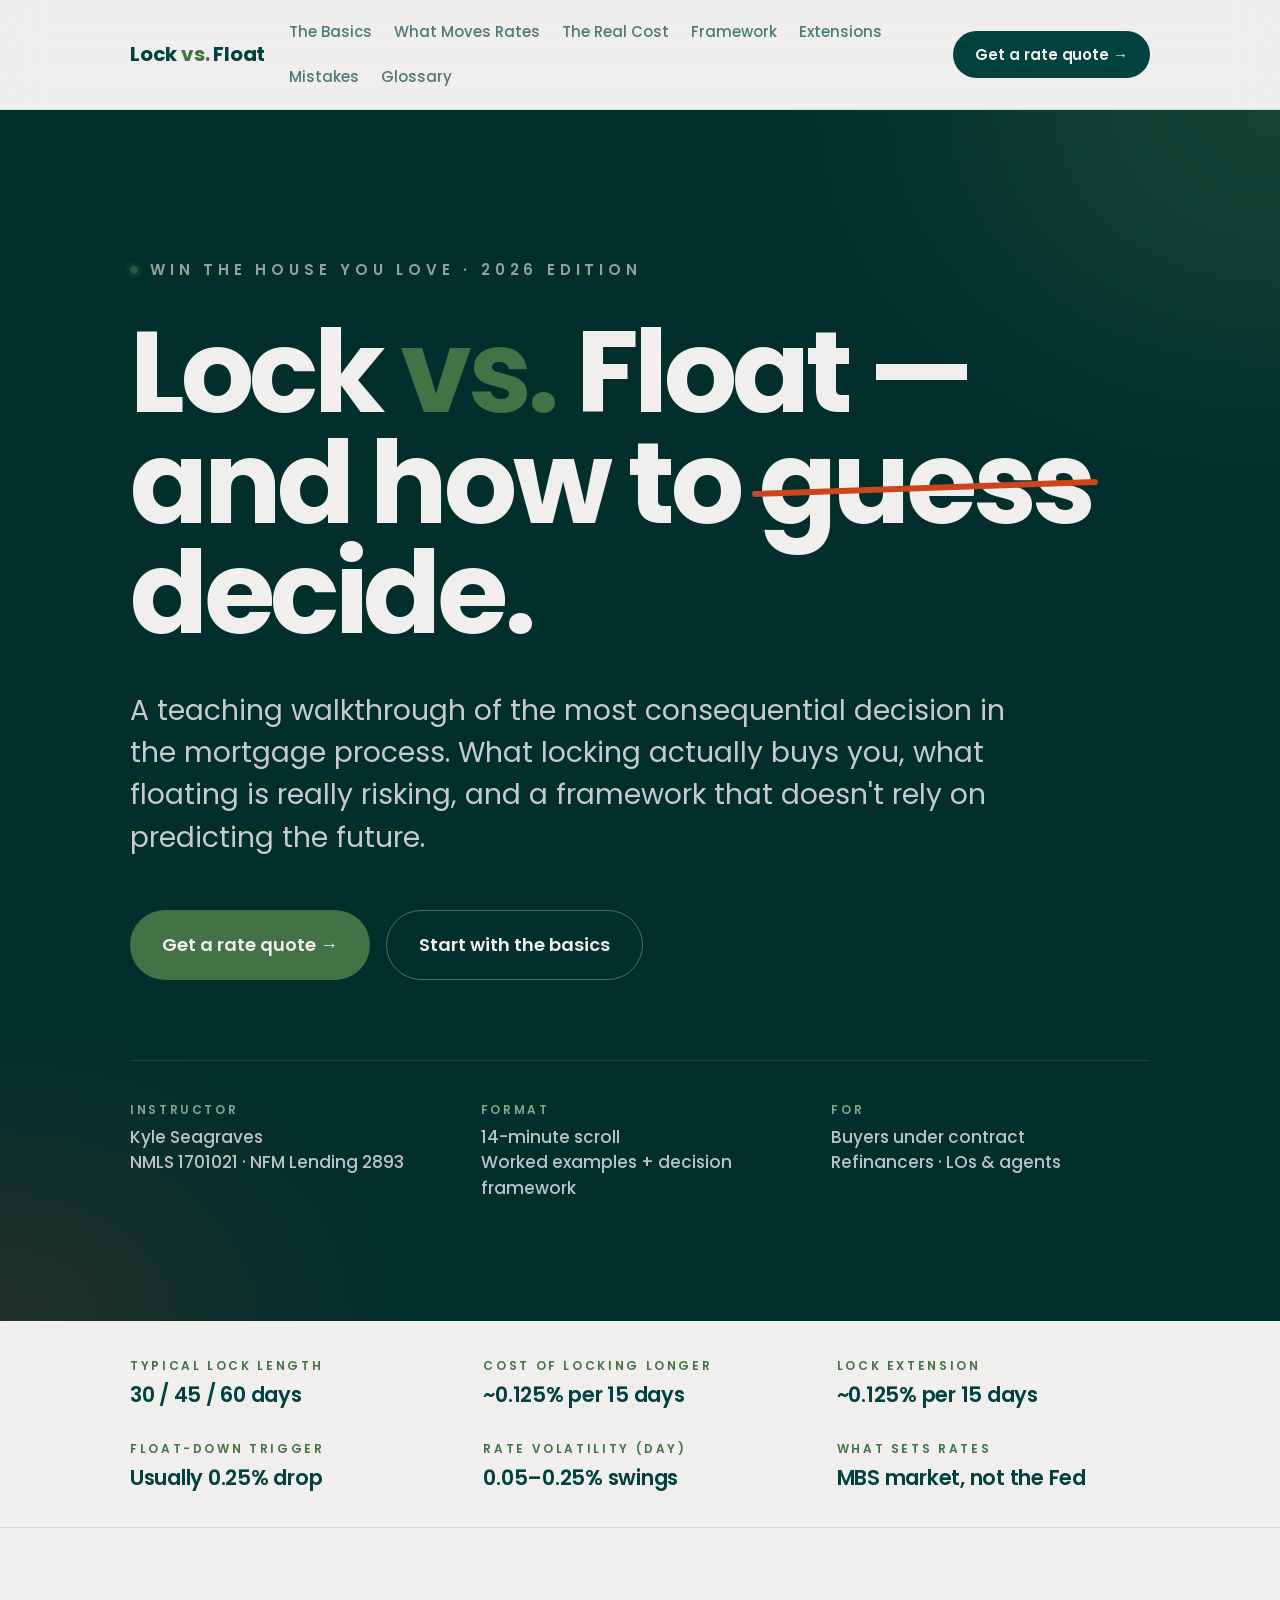
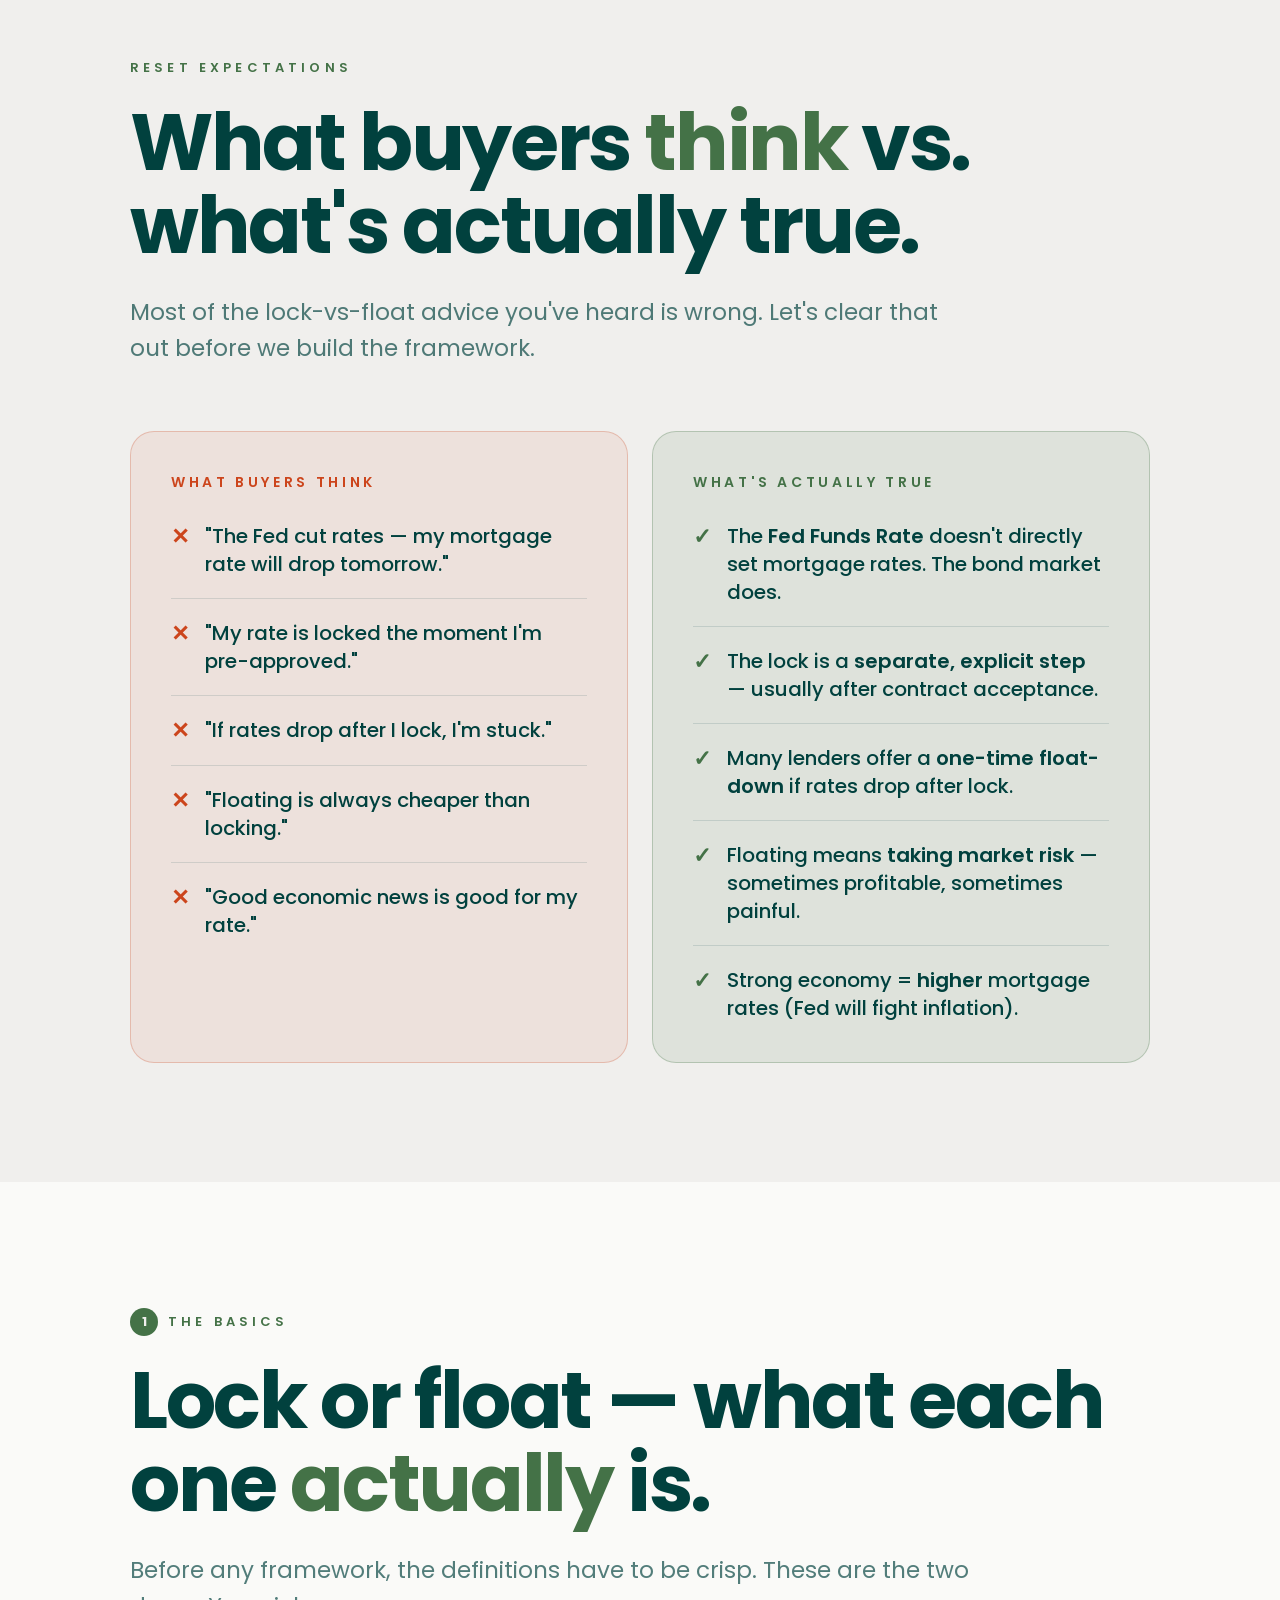
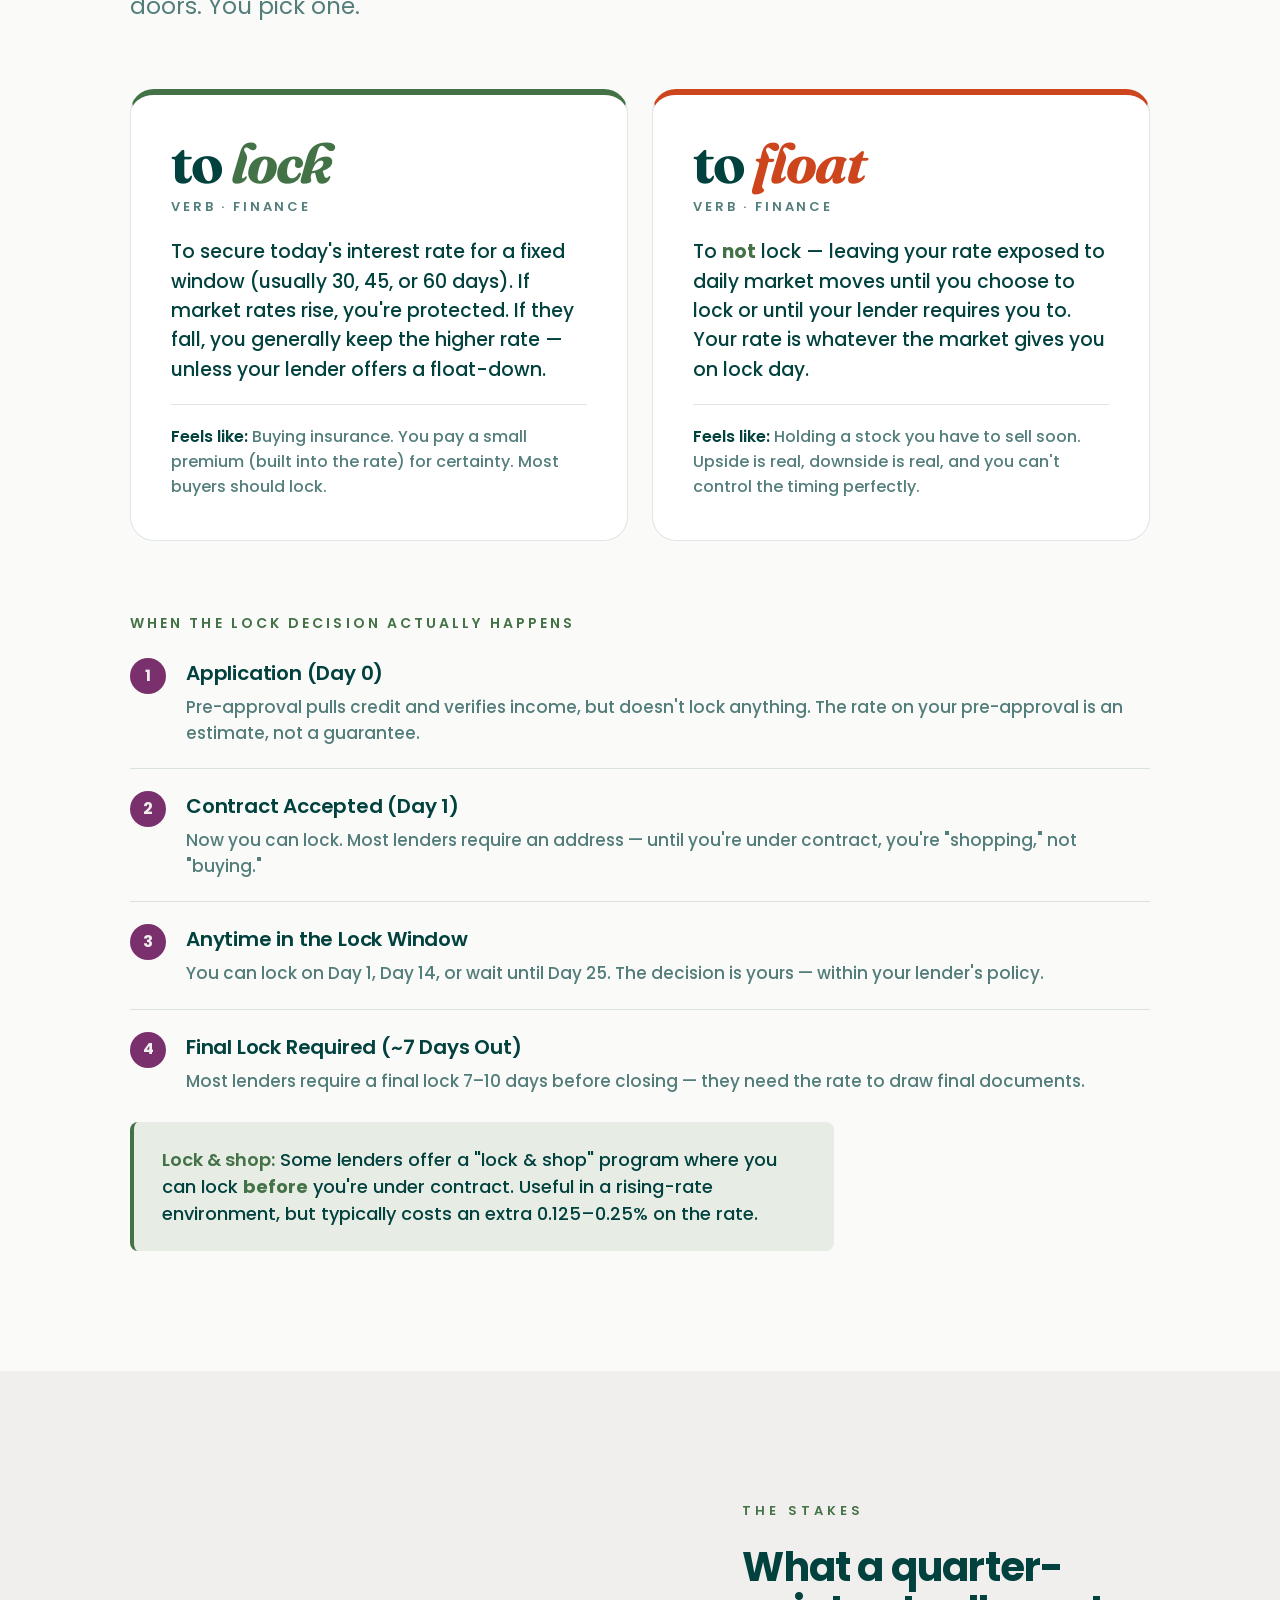
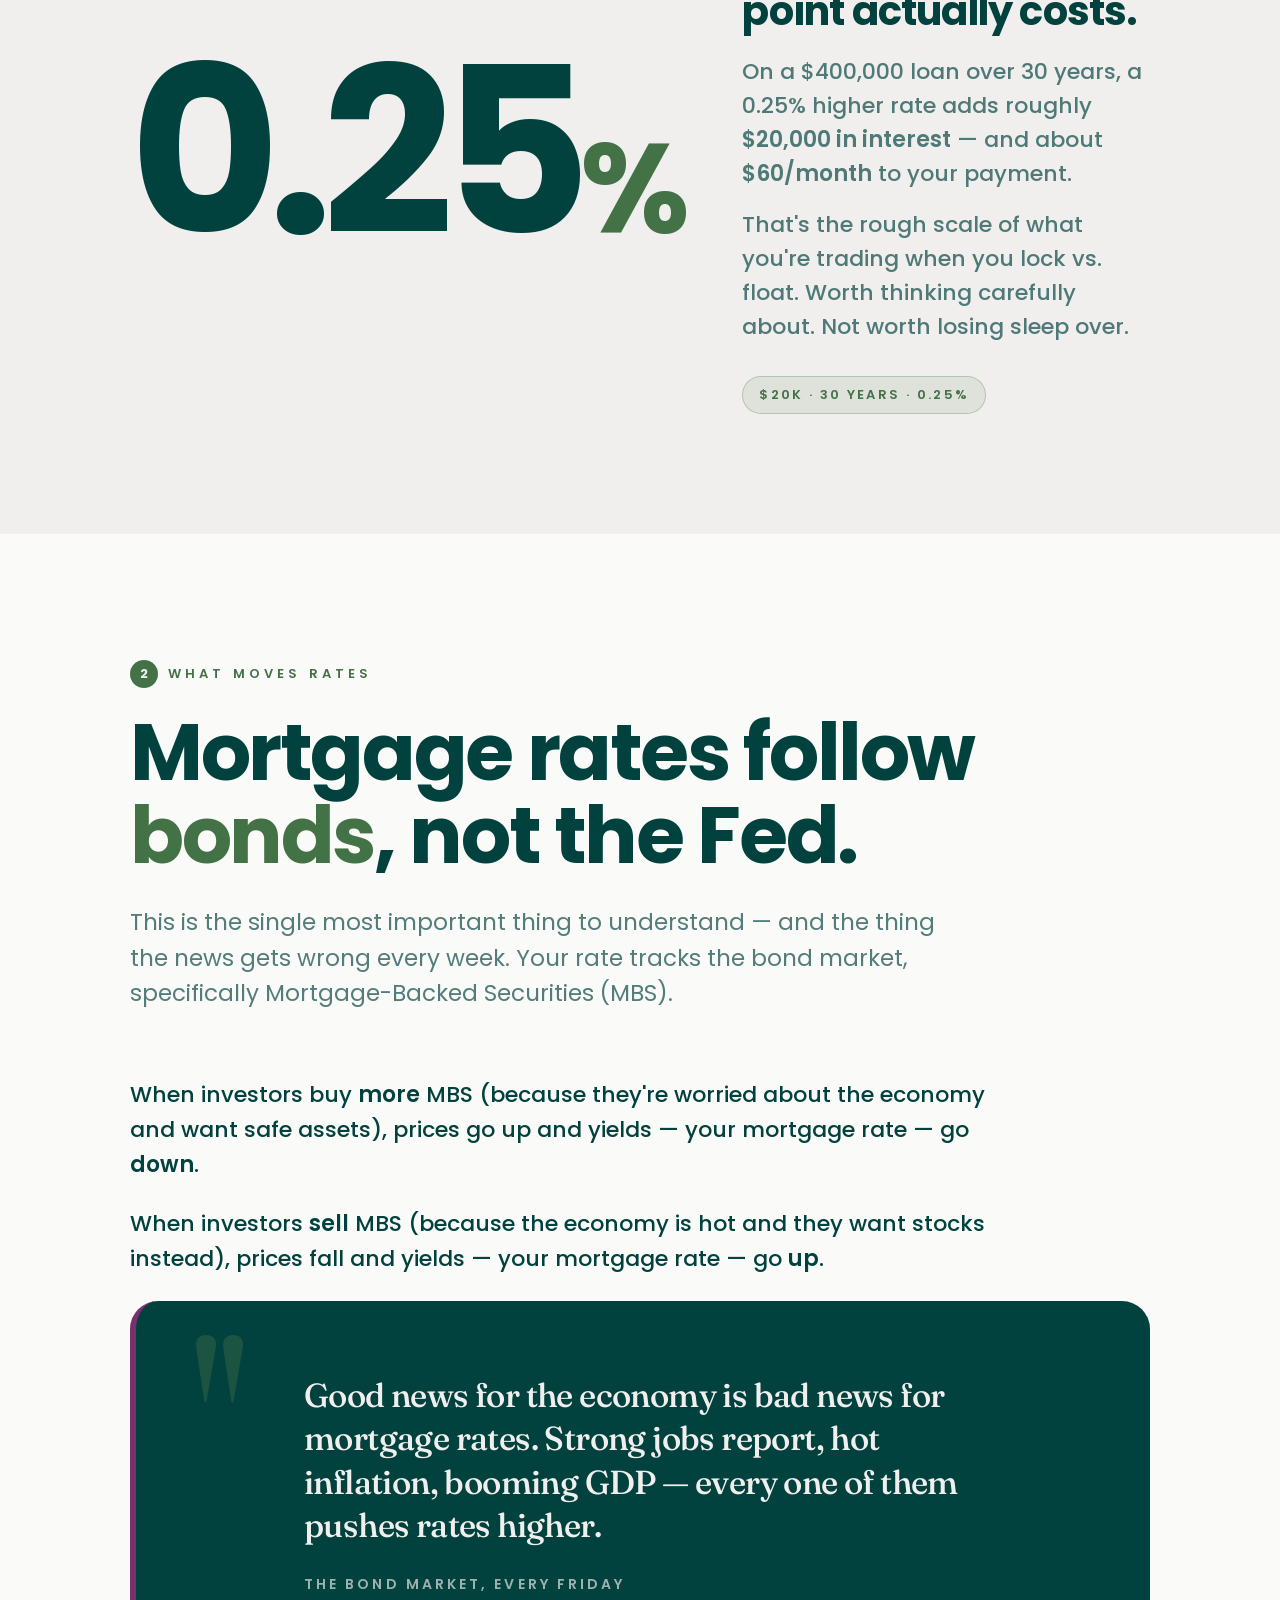
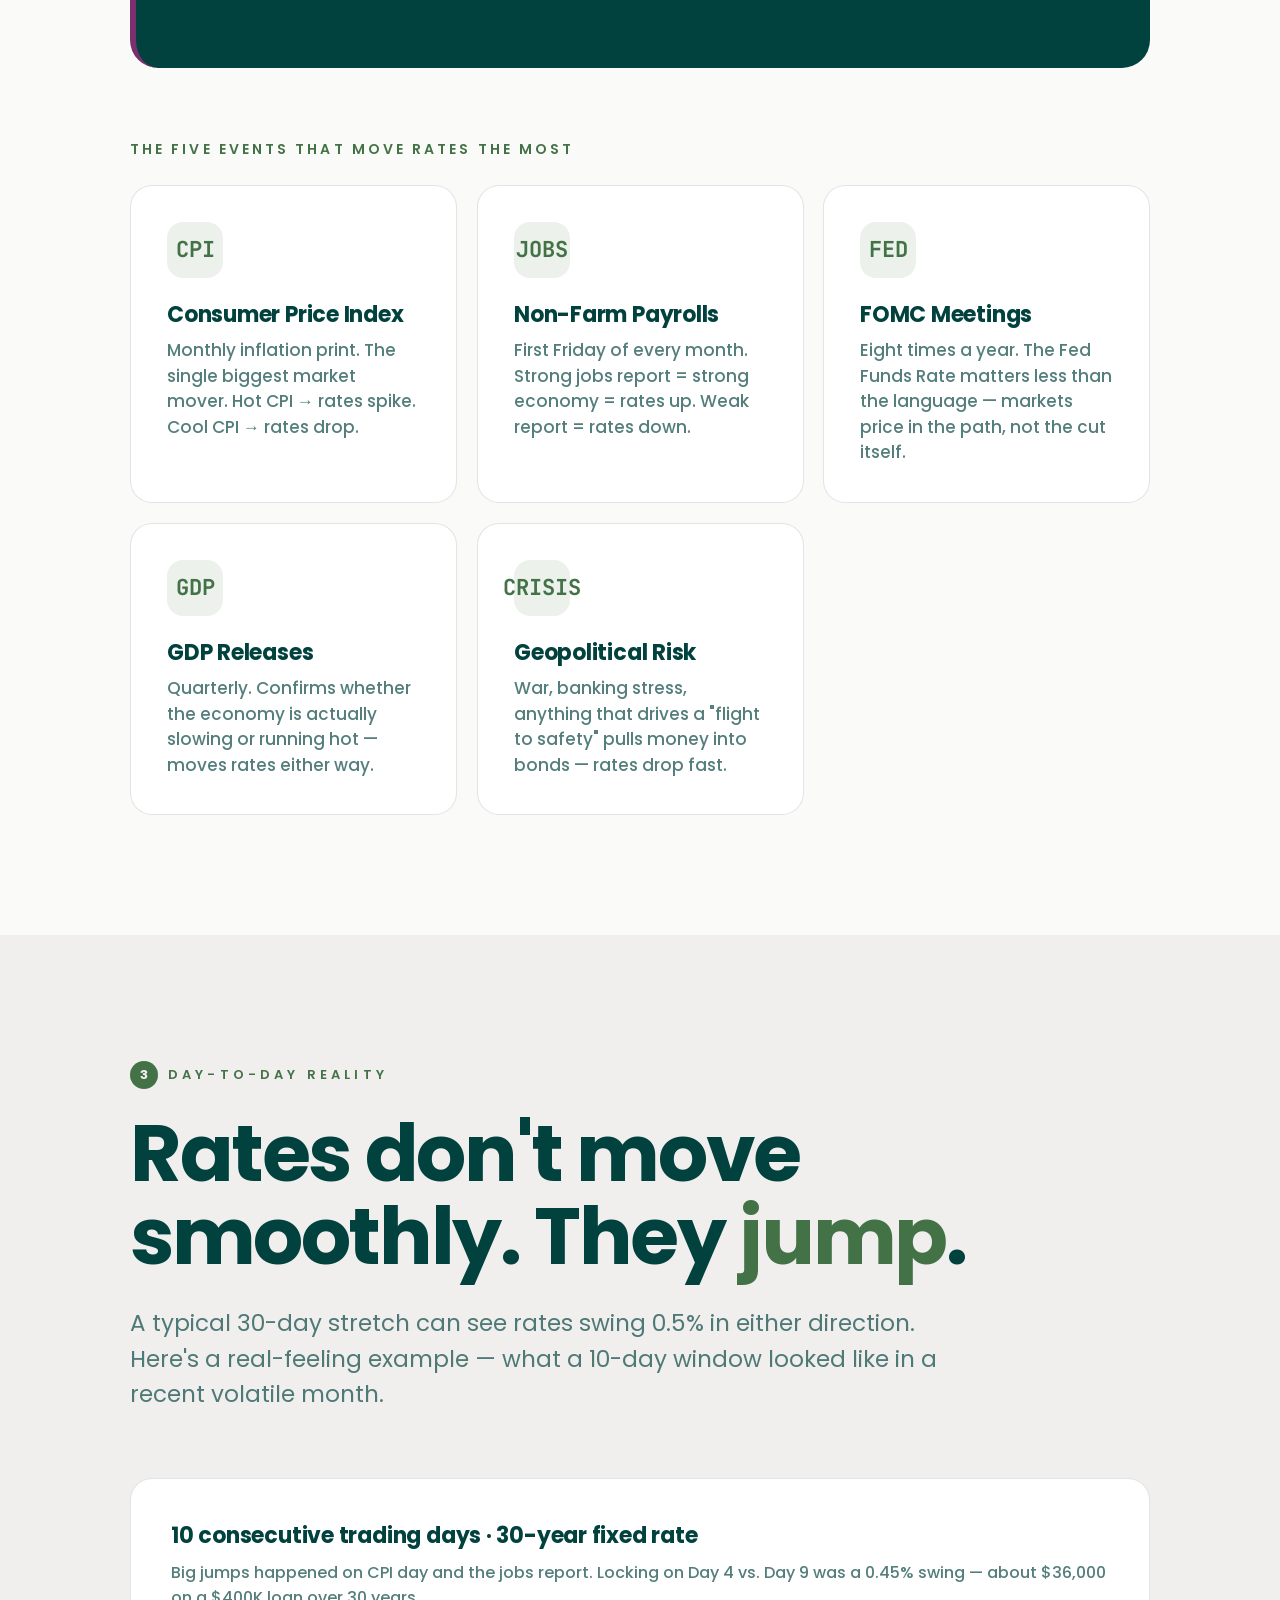
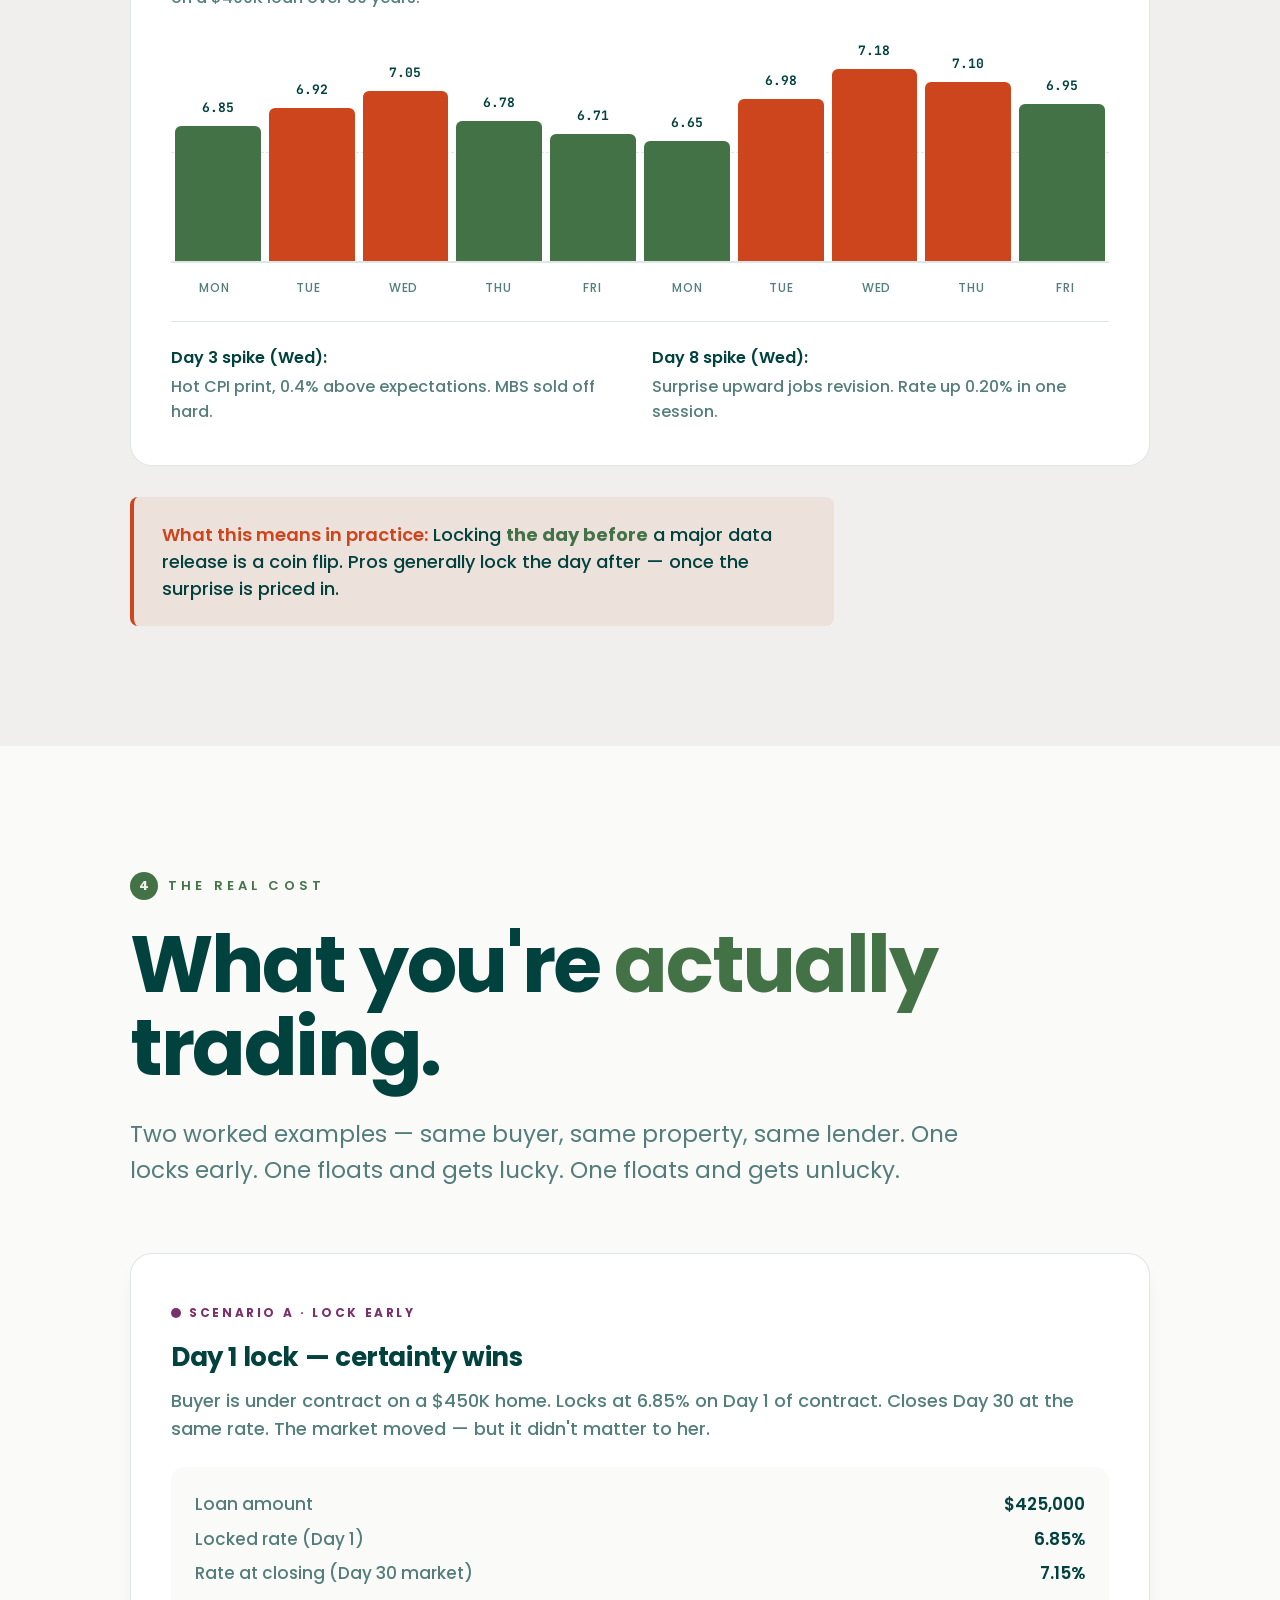
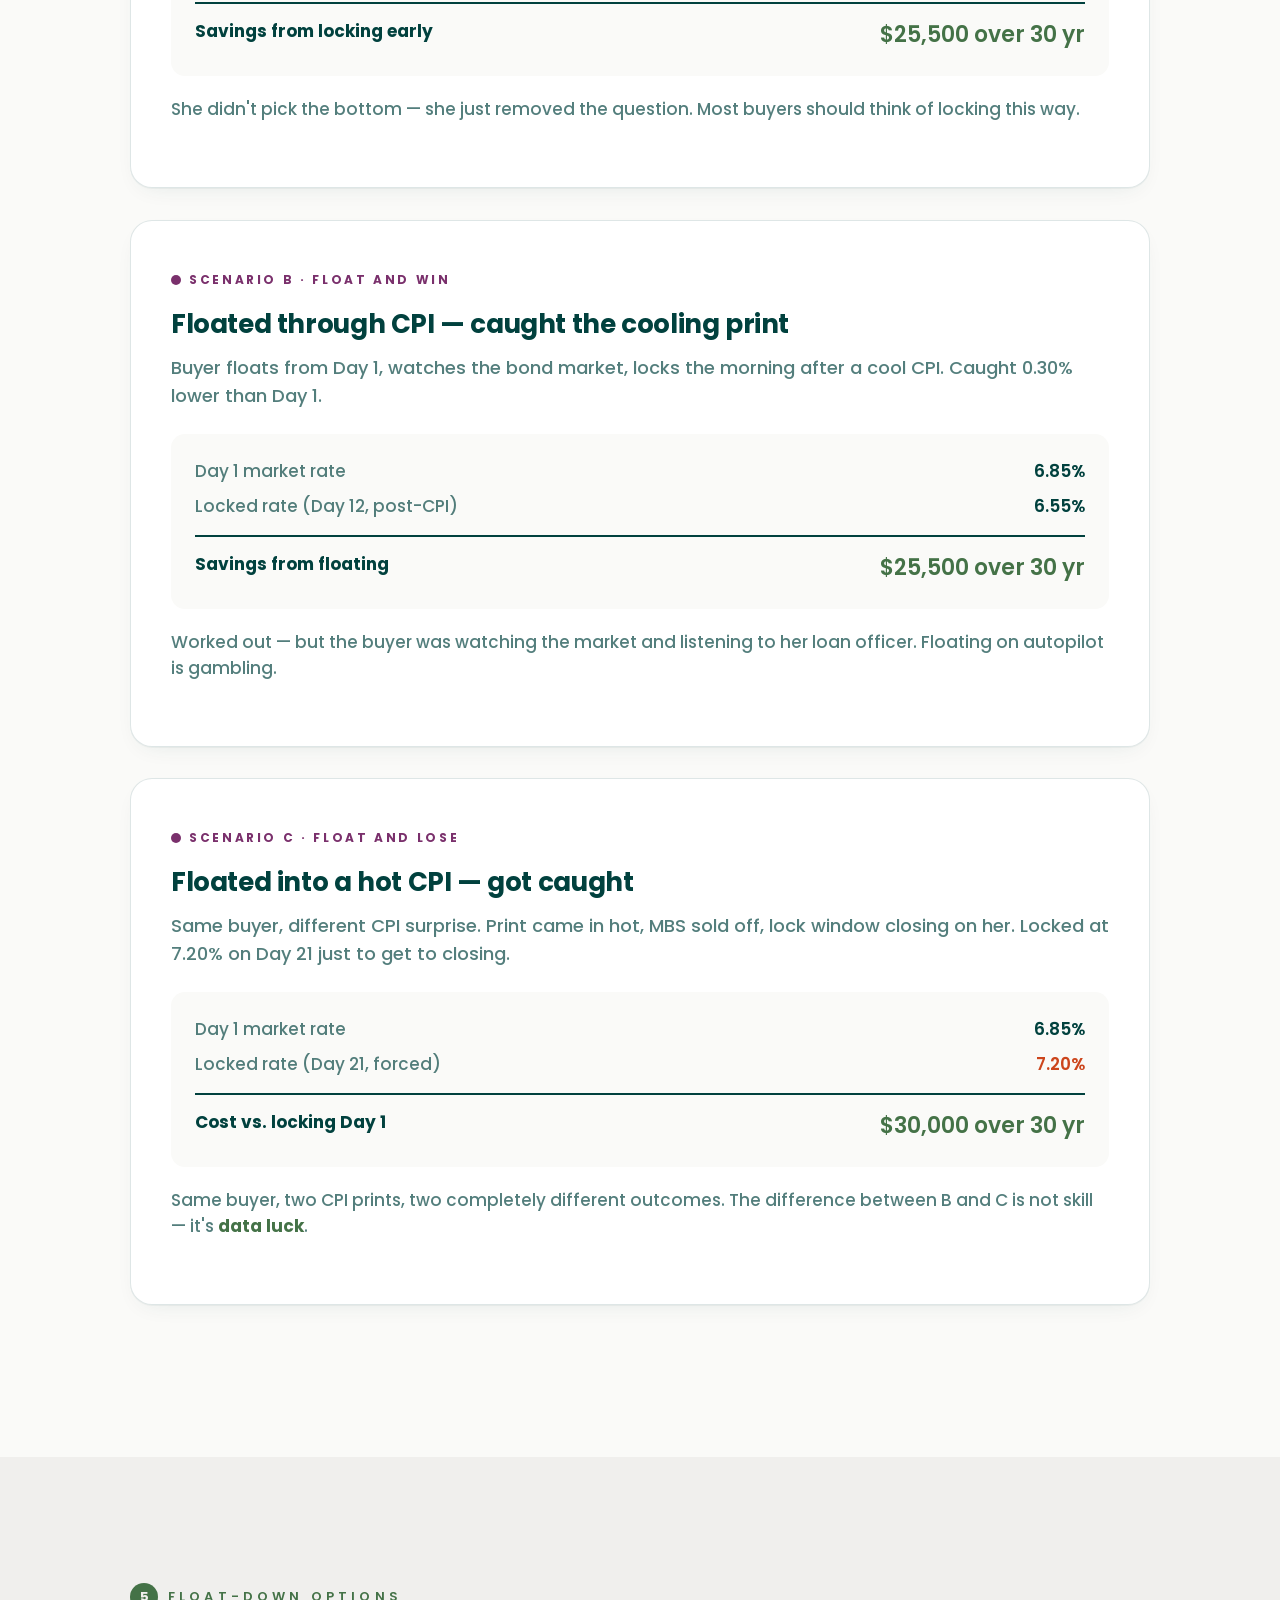
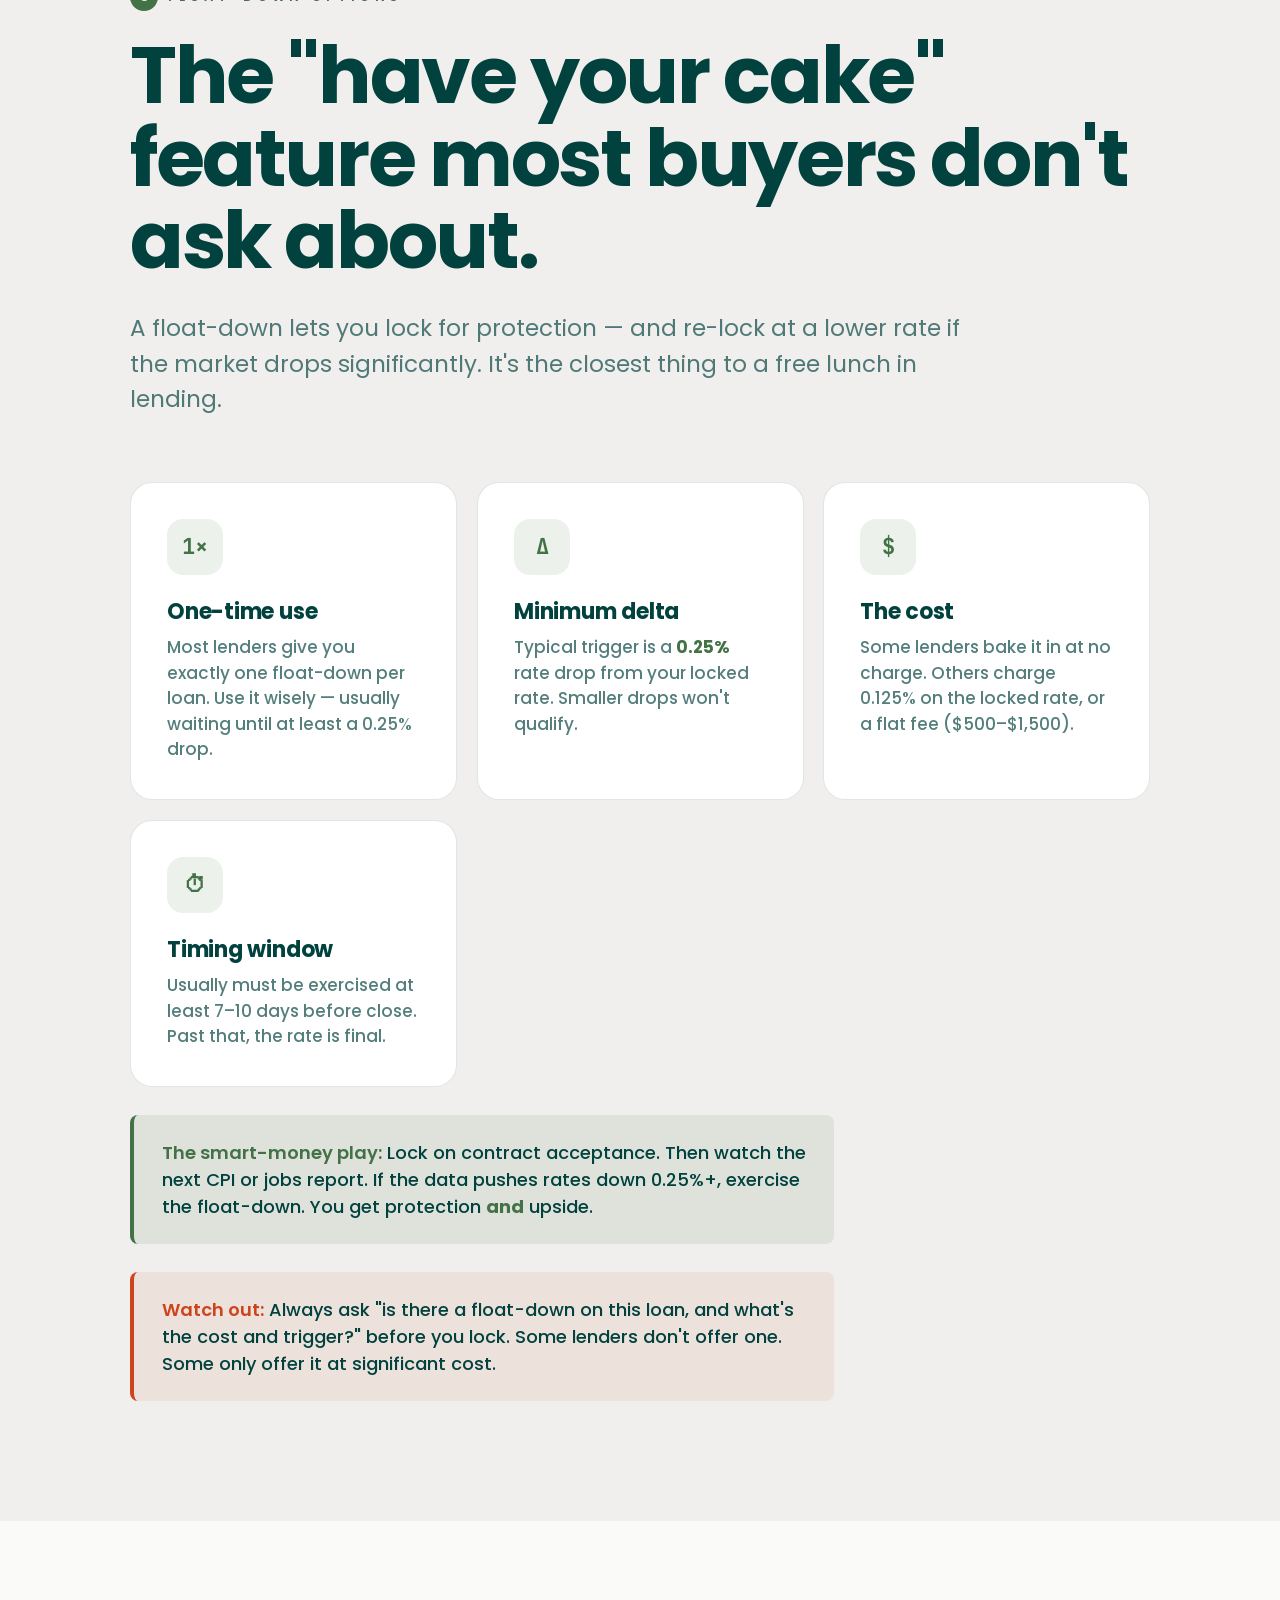
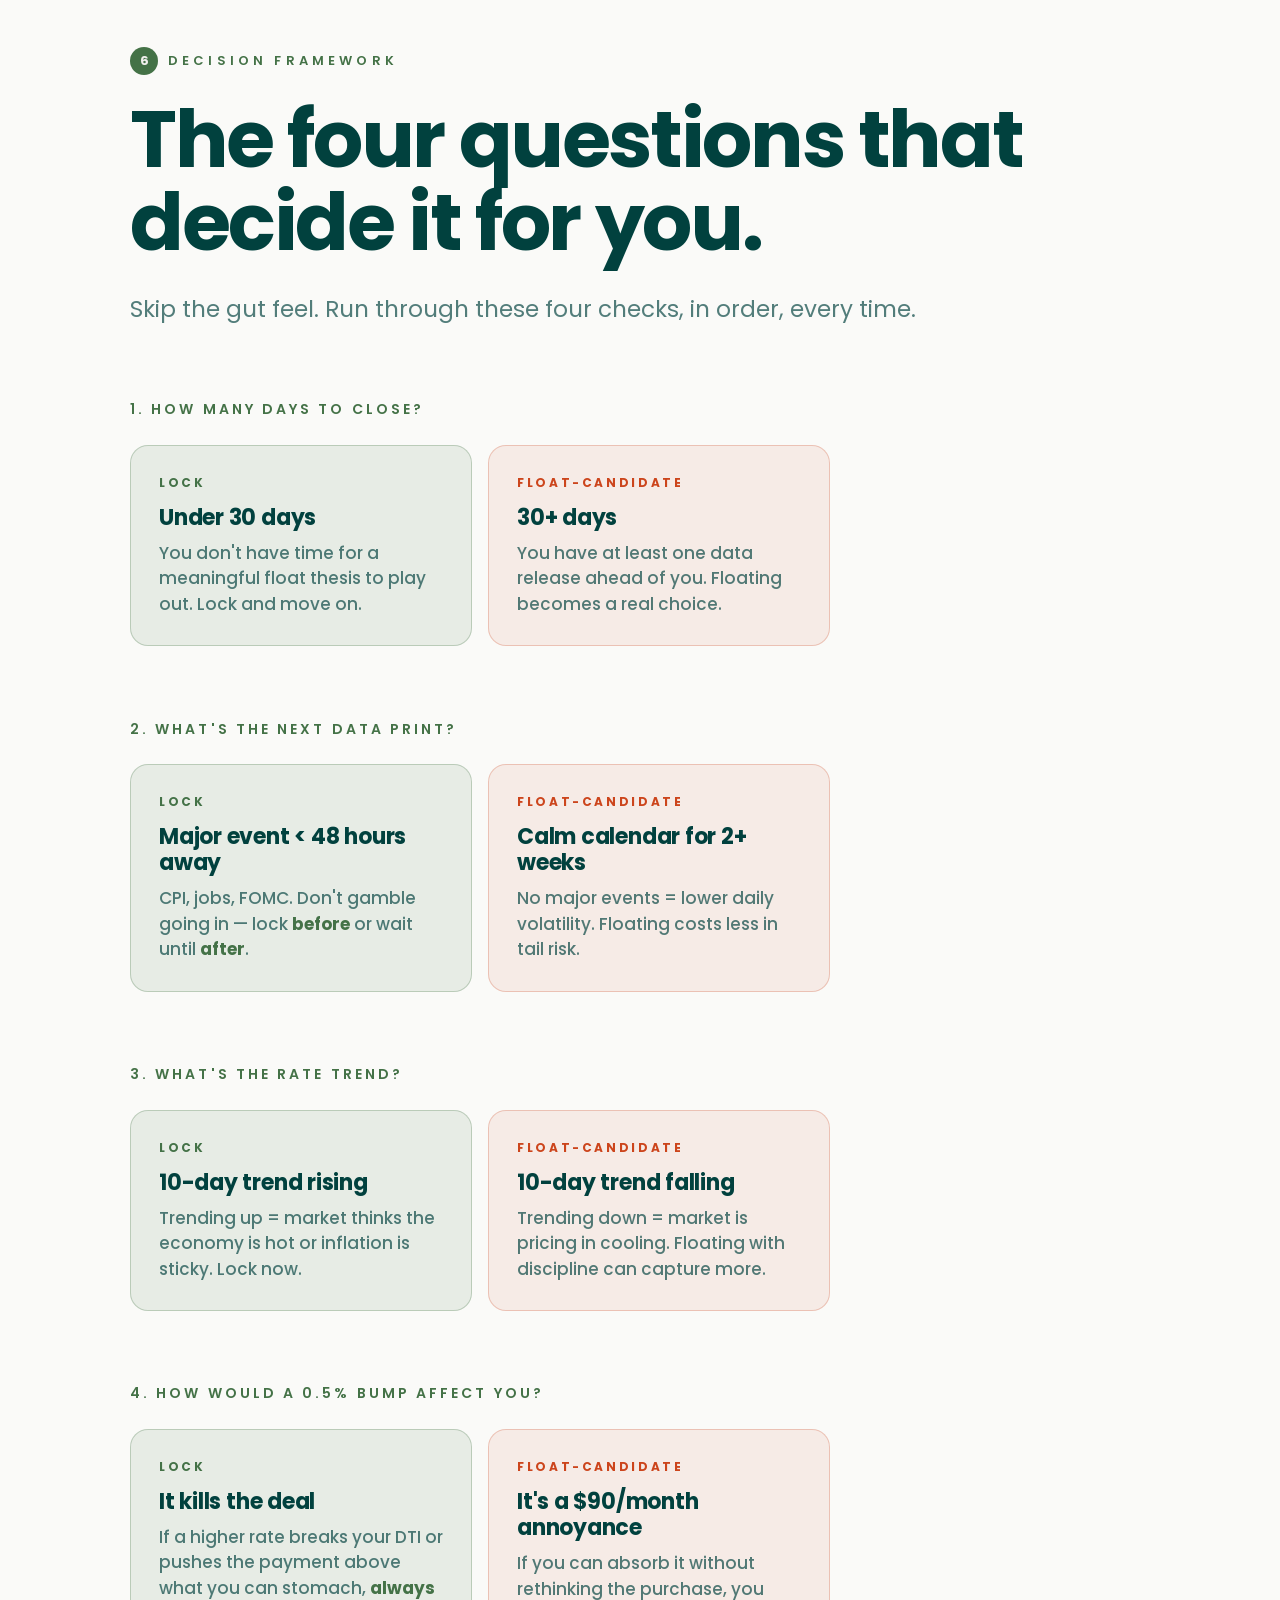
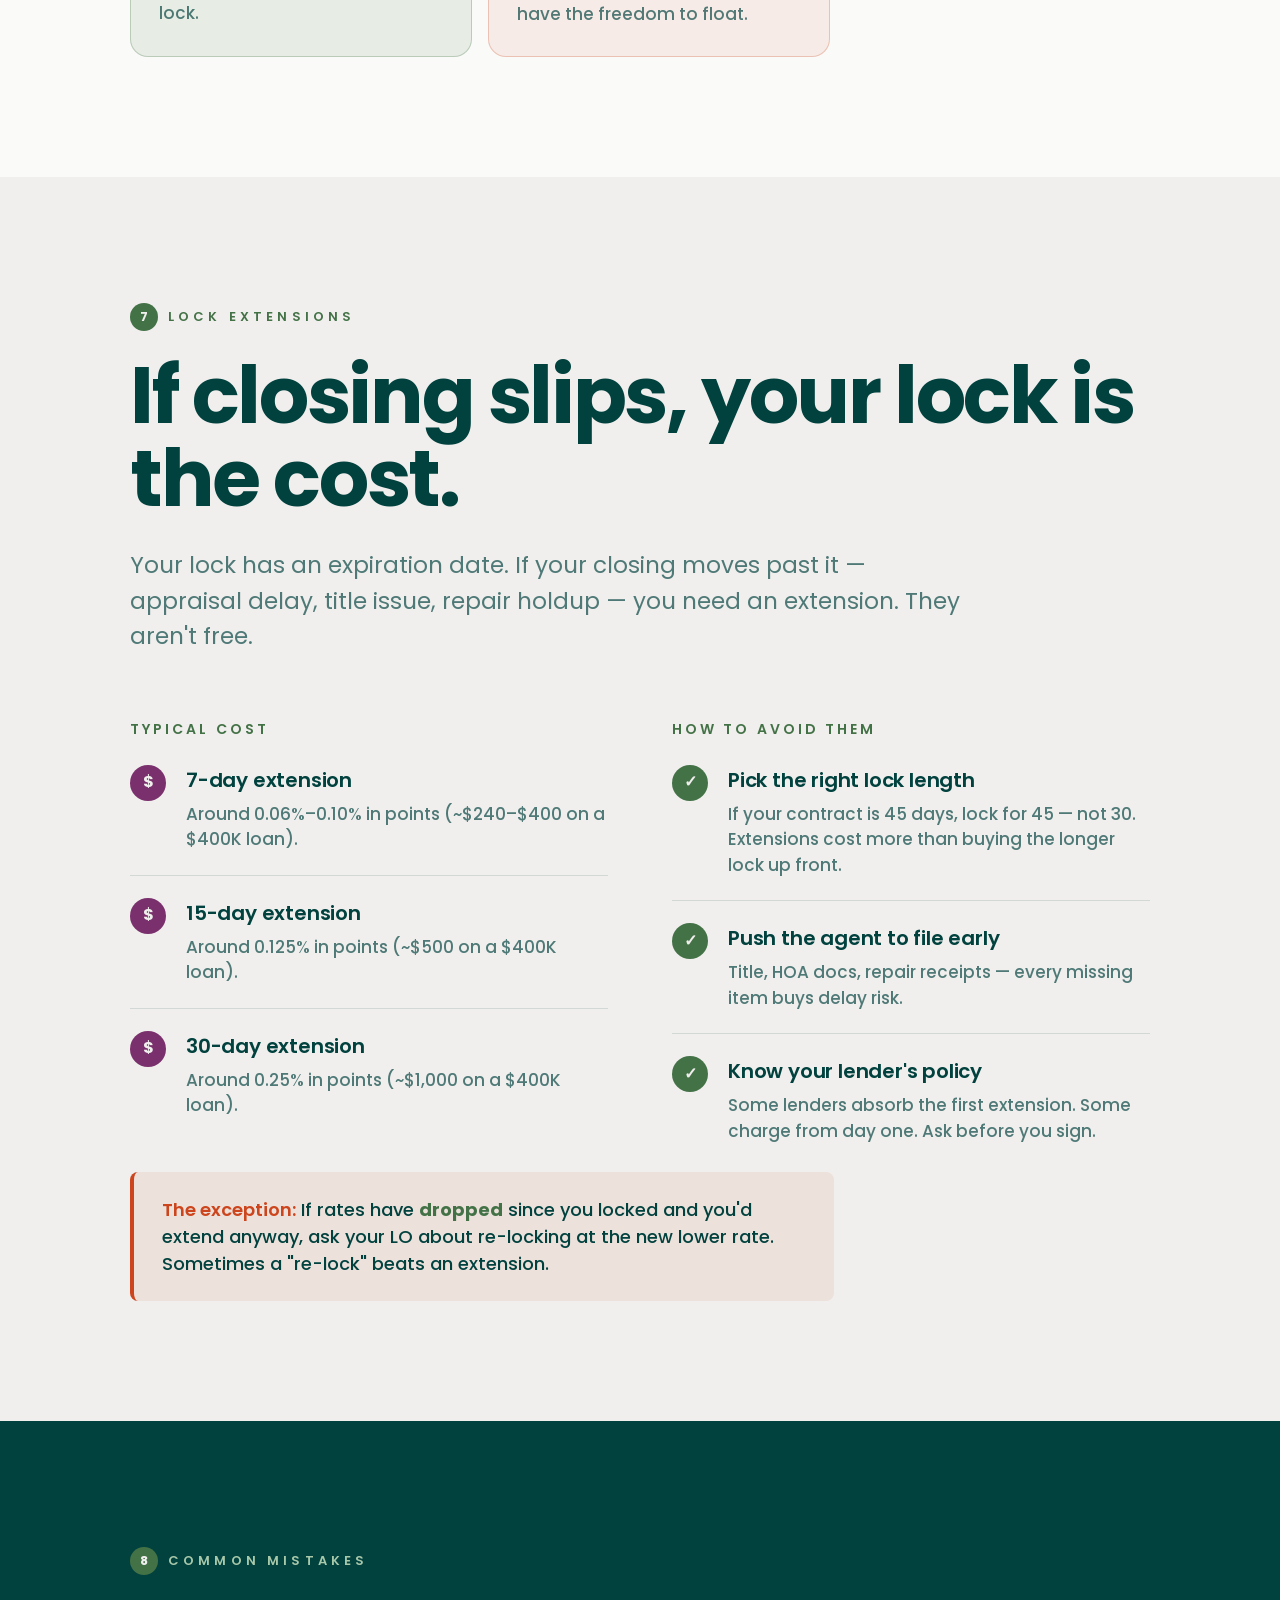
<file: styled-presentations/lock-vs-float-2026.html>
<!DOCTYPE html>
<html lang="en">
<head>
<meta charset="utf-8"/>
<meta name="viewport" content="width=device-width, initial-scale=1.0"/>
<title>Lock vs. Float — The Mortgage Rate Masterclass</title>
<link rel="preconnect" href="https://fonts.googleapis.com"/>
<link rel="preconnect" href="https://fonts.gstatic.com" crossorigin/>
<link rel="stylesheet" href="https://fonts.googleapis.com/css2?family=Poppins:wght@400;500;600;700;800&family=Fraunces:opsz,wght@9..144,400;9..144,500&family=JetBrains+Mono:wght@500;700&display=swap"/>
<style>
:root {
  --pine: #01413e;
  --fern: #447247;
  --ochre: #cc451c;
  --plum: #7a306c;
  --parchment: #f0efed;

  --pine-deep: #022e2c;
  --pine-soft: rgba(1, 65, 62, 0.08);
  --fern-soft: rgba(68, 114, 71, 0.10);
  --fern-line: rgba(68, 114, 71, 0.28);
  --ochre-soft: rgba(204, 69, 28, 0.08);
  --ochre-line: rgba(204, 69, 28, 0.25);
  --plum-soft: rgba(122, 48, 108, 0.10);
  --plum-line: rgba(122, 48, 108, 0.30);
  --parchment-soft: #fafaf8;
  --rule: rgba(1, 65, 62, 0.13);
  --muted: rgba(1, 65, 62, 0.68);

  --fs-body: 22px;
  --fs-h2: clamp(48px, 6.2vw, 84px);
  --fs-h3: clamp(28px, 3.2vw, 40px);

  --maxw: 1100px;
  --gutter: 40px;

  --shadow-card: 0 1px 0 rgba(1,65,62,0.04), 0 8px 24px -12px rgba(1,65,62,0.12);
  --shadow-lift: 0 14px 40px -20px rgba(1,65,62,0.22);
}

* { box-sizing: border-box; margin: 0; padding: 0; }
html { scroll-behavior: smooth; }
body {
  font-family: 'Poppins', -apple-system, sans-serif;
  font-weight: 500;
  font-size: var(--fs-body);
  line-height: 1.55;
  color: var(--pine);
  background: var(--parchment);
  -webkit-font-smoothing: antialiased;
  text-rendering: optimizeLegibility;
}

a { color: inherit; text-decoration: none; }
strong { font-weight: 600; }
em { font-style: normal; color: var(--fern); font-weight: 700; }

.wrap { max-width: var(--maxw); margin: 0 auto; padding: 0 var(--gutter); }

.mono { font-family: 'JetBrains Mono', ui-monospace, monospace; font-variant-numeric: tabular-nums; }

/* Reading progress bar */
.progress-bar {
  position: fixed; top: 0; left: 0;
  height: 3px; width: 0;
  background: var(--fern);
  z-index: 200;
  transition: width 0.1s linear;
}

/* ============================================================
   NAV
   ============================================================ */
.nav {
  position: sticky; top: 0; z-index: 100;
  background: rgba(240, 239, 237, 0.94);
  backdrop-filter: saturate(180%) blur(20px);
  -webkit-backdrop-filter: saturate(180%) blur(20px);
  border-bottom: 1px solid var(--rule);
  transition: box-shadow 0.25s ease, border-color 0.25s ease;
}
.nav.scrolled {
  box-shadow: 0 4px 20px -10px rgba(1, 65, 62, 0.12);
  border-bottom-color: transparent;
}
.nav .inner {
  max-width: var(--maxw); margin: 0 auto;
  padding: 20px var(--gutter);
  display: flex; align-items: center; justify-content: space-between; gap: 24px;
}
.nav .brand {
  font-size: 20px; font-weight: 700; letter-spacing: -0.01em;
  color: var(--pine); white-space: nowrap;
}
.nav .brand .accent { color: var(--fern); }
.nav ul {
  list-style: none; display: flex; gap: 22px; flex-wrap: wrap;
  font-size: 15px; font-weight: 500; color: var(--muted);
}
.nav ul a {
  position: relative; padding-bottom: 4px;
  transition: color 0.15s ease;
}
.nav ul a::after {
  content: ''; position: absolute; left: 0; right: 0; bottom: 0;
  height: 2px; background: var(--fern); transform: scaleX(0);
  transform-origin: left center;
  transition: transform 0.25s cubic-bezier(0.2, 0.7, 0.2, 1);
}
.nav ul a:hover { color: var(--pine); }
.nav ul a:hover::after { transform: scaleX(1); }

.nav .cta-btn {
  background: var(--pine); color: var(--parchment);
  padding: 12px 22px; border-radius: 100px;
  font-size: 15px; font-weight: 600; letter-spacing: -0.005em;
  transition: background 0.15s ease, transform 0.18s ease;
  white-space: nowrap;
}
.nav .cta-btn:hover { background: var(--fern); transform: translateY(-2px); }

@media (max-width: 960px) { .nav ul { display: none; } }

/* ============================================================
   HERO
   ============================================================ */
.hero {
  background: var(--pine-deep); color: var(--parchment);
  padding: 140px 0 120px;
  position: relative; overflow: hidden;
}
.hero::before {
  content: ''; position: absolute; inset: 0;
  background:
    radial-gradient(55% 45% at 100% 0%, rgba(68, 114, 71, 0.32), transparent 70%),
    radial-gradient(45% 35% at 0% 100%, rgba(204, 69, 28, 0.16), transparent 70%);
  pointer-events: none;
}
.hero .wrap { position: relative; z-index: 1; }
.hero .overline {
  font-size: 15px; font-weight: 600; letter-spacing: 0.32em;
  text-transform: uppercase; color: var(--parchment); opacity: 0.6;
  margin-bottom: 36px;
  display: inline-flex; align-items: center; gap: 12px;
}
.hero .overline .dot {
  display: inline-block; width: 8px; height: 8px;
  background: var(--fern); border-radius: 50%;
  box-shadow: 0 0 0 4px rgba(68,114,71,0.25);
  animation: pulse 2.2s ease-in-out infinite;
}
@keyframes pulse {
  0%, 100% { box-shadow: 0 0 0 4px rgba(68,114,71,0.25); }
  50% { box-shadow: 0 0 0 8px rgba(68,114,71,0.05); }
}
.hero h1 {
  font-size: clamp(64px, 9vw, 124px);
  line-height: 0.96; letter-spacing: -0.038em; font-weight: 700;
  max-width: 14ch; margin-bottom: 40px;
}
.hero h1 em { color: var(--fern); }
.hero h1 .strike { position: relative; }
.hero h1 .strike::after {
  content: ''; position: absolute; left: -2%; right: -2%; top: 52%;
  height: 6px; background: var(--ochre); border-radius: 4px;
  transform: rotate(-2deg);
}
.hero .lede {
  font-size: clamp(22px, 2.2vw, 30px); line-height: 1.5;
  max-width: 50ch; color: var(--parchment); opacity: 0.82;
  margin-bottom: 52px; font-weight: 400;
}
.btn {
  display: inline-flex; align-items: center; gap: 12px;
  padding: 20px 32px; border-radius: 100px;
  font-size: 18px; font-weight: 600;
  transition: background 0.18s ease, transform 0.18s ease, border-color 0.18s ease, color 0.18s ease;
}
.btn.primary { background: var(--fern); color: var(--parchment); }
.btn.primary:hover { background: #5a8c5d; transform: translateY(-2px); }
.btn.ghost {
  background: transparent; color: var(--parchment);
  border: 1.5px solid rgba(240, 239, 237, 0.32);
}
.btn.ghost:hover { border-color: var(--parchment); transform: translateY(-2px); }
.hero .actions { display: flex; gap: 16px; flex-wrap: wrap; }
.hero .meta {
  margin-top: 80px; padding-top: 40px;
  border-top: 1px solid rgba(240, 239, 237, 0.16);
  display: grid; grid-template-columns: repeat(3, 1fr); gap: 32px;
  font-size: 17px; line-height: 1.5;
  color: var(--parchment); opacity: 0.78;
}
.hero .meta strong {
  display: block; margin-bottom: 6px; font-weight: 600;
  font-size: 12px; letter-spacing: 0.22em; text-transform: uppercase;
  color: #a8c8aa; opacity: 1;
}
@media (max-width: 720px) { .hero .meta { grid-template-columns: 1fr; gap: 20px; } }

/* ============================================================
   STRIP
   ============================================================ */
.strip {
  background: var(--parchment); border-bottom: 1px solid var(--rule);
  padding: 36px 0;
}
.strip .wrap { display: grid; grid-template-columns: repeat(3, 1fr); gap: 32px 40px; }
.strip .item { display: flex; flex-direction: column; gap: 6px; }
.strip .item .k {
  font-size: 12px; font-weight: 600; letter-spacing: 0.22em;
  text-transform: uppercase; color: var(--fern);
}
.strip .item .v {
  font-size: 21px; font-weight: 600; color: var(--pine);
  letter-spacing: -0.012em; line-height: 1.25;
}
@media (max-width: 720px) { .strip .wrap { grid-template-columns: 1fr; gap: 16px; } }

/* ============================================================
   SECTION
   ============================================================ */
section { padding: 120px 0; position: relative; }
section.alt { background: var(--parchment-soft); }
section.dark { background: var(--pine); color: var(--parchment); }
section.dark em { color: #a8c8aa; }

.eyebrow {
  font-size: 13px; font-weight: 600; letter-spacing: 0.32em;
  text-transform: uppercase; color: var(--fern);
  margin-bottom: 24px;
  display: inline-flex; align-items: center; gap: 10px;
}
.eyebrow .step-num {
  display: inline-flex; align-items: center; justify-content: center;
  width: 28px; height: 28px; border-radius: 50%;
  background: var(--fern); color: var(--parchment);
  font-size: 13px; font-weight: 700; letter-spacing: 0;
}
section.dark .eyebrow { color: #a8c8aa; }

h2.section-title {
  font-size: var(--fs-h2);
  line-height: 1.04; letter-spacing: -0.03em; font-weight: 700;
  margin-bottom: 28px; max-width: 22ch;
}
h2.section-title em { color: var(--fern); }
section.dark h2.section-title { color: var(--parchment); }
section.dark h2.section-title em { color: #a8c8aa; }

.section-lede {
  font-size: clamp(20px, 1.8vw, 26px); line-height: 1.55;
  color: var(--muted); max-width: 60ch; margin-bottom: 64px;
  font-weight: 400;
}
section.dark .section-lede { color: rgba(240, 239, 237, 0.82); }

.subhead {
  font-size: 14px; font-weight: 600; letter-spacing: 0.22em;
  text-transform: uppercase; color: var(--fern);
  margin: 72px 0 24px;
}
.subhead:first-child { margin-top: 0; }
section.dark .subhead { color: #a8c8aa; }

.lead-paragraph {
  font-size: 22px; line-height: 1.6; color: var(--pine);
  max-width: 64ch; margin-bottom: 24px; font-weight: 500;
}

/* ============================================================
   DEFINE — the lock/float definition pair
   ============================================================ */
.define {
  display: grid; grid-template-columns: 1fr 1fr; gap: 24px;
}
.define .term {
  background: white; border: 1px solid var(--rule);
  border-radius: 24px; padding: 40px;
  border-top: 6px solid var(--fern);
  transition: transform 0.25s ease, box-shadow 0.25s ease;
}
.define .term:hover { transform: translateY(-4px); box-shadow: var(--shadow-lift); }
.define .term.float { border-top-color: var(--ochre); }
.define .term .word {
  font-size: 56px; line-height: 1; letter-spacing: -0.035em;
  font-weight: 700; color: var(--pine);
  font-family: 'Fraunces', Georgia, serif;
  margin-bottom: 6px;
}
.define .term .word em { color: var(--fern); font-style: italic; }
.define .term.float .word em { color: var(--ochre); }
.define .term .pos {
  font-size: 13px; letter-spacing: 0.22em; text-transform: uppercase;
  color: var(--muted); font-weight: 600; margin-bottom: 20px;
  font-family: 'Poppins', sans-serif;
}
.define .term .def {
  font-size: 19px; line-height: 1.55; color: var(--pine);
  font-weight: 500; margin-bottom: 20px;
}
.define .term .feel {
  font-size: 16px; line-height: 1.55; color: var(--muted);
  padding-top: 20px; border-top: 1px solid var(--rule);
}
.define .term .feel strong { color: var(--pine); }
@media (max-width: 720px) { .define { grid-template-columns: 1fr; } }

/* ============================================================
   STAT BLOCK
   ============================================================ */
.stat-block { display: grid; grid-template-columns: 1fr 1fr; gap: 64px; align-items: center; }
.stat-block .num {
  font-size: clamp(140px, 18vw, 280px);
  line-height: 0.85; letter-spacing: -0.05em; font-weight: 700;
  color: var(--pine); text-align: center;
  transform-origin: center center;
}
.stat-block .num .unit { color: var(--fern); font-size: 0.55em; }
.stat-block h3 {
  font-size: var(--fs-h3); line-height: 1.1;
  letter-spacing: -0.02em; font-weight: 700; margin-bottom: 22px;
}
.stat-block p { font-size: var(--fs-body); line-height: 1.55; color: var(--muted); margin-bottom: 16px; }
.stat-block .tag {
  display: inline-block; padding: 8px 16px;
  background: var(--fern-soft); border: 1px solid var(--fern-line);
  border-radius: 100px;
  font-size: 13px; font-weight: 600; letter-spacing: 0.18em;
  text-transform: uppercase; color: var(--fern);
  margin-top: 16px;
}
@media (max-width: 880px) {
  .stat-block { grid-template-columns: 1fr; gap: 32px; }
  .stat-block .num { text-align: left; }
}

/* ============================================================
   COMPARE
   ============================================================ */
.compare { display: grid; grid-template-columns: 1fr 1fr; gap: 24px; }
.compare .col { border-radius: 24px; padding: 40px; background: white; }
.compare .col.myth { background: var(--ochre-soft); border: 1.5px solid var(--ochre-line); }
.compare .col.real { background: var(--fern-soft); border: 1.5px solid var(--fern-line); }
.compare .col h3 {
  font-size: 14px; letter-spacing: 0.26em;
  text-transform: uppercase; font-weight: 600; margin-bottom: 28px;
}
.compare .col.myth h3 { color: var(--ochre); }
.compare .col.real h3 { color: var(--fern); }
.compare .col .row {
  display: flex; gap: 16px; align-items: flex-start;
  padding: 20px 0; border-bottom: 1px solid var(--rule);
}
.compare .col .row:first-of-type { padding-top: 0; }
.compare .col .row:last-child { border-bottom: none; padding-bottom: 0; }
.compare .col .row .mark { flex-shrink: 0; font-size: 22px; line-height: 1.35; font-weight: 700; }
.compare .col.myth .mark { color: var(--ochre); }
.compare .col.real .mark { color: var(--fern); }
.compare .col p { font-size: 20px; line-height: 1.4; color: var(--pine); }
@media (max-width: 880px) { .compare { grid-template-columns: 1fr; } }

/* ============================================================
   CARDS
   ============================================================ */
.cards {
  display: grid; gap: 20px;
  grid-template-columns: repeat(auto-fit, minmax(280px, 1fr));
}
.card {
  background: white; border-radius: 22px; padding: 36px;
  border: 1px solid var(--rule);
  transition: transform 0.25s ease, box-shadow 0.25s ease;
}
.card:hover { transform: translateY(-4px); box-shadow: var(--shadow-lift); }
section.dark .card { background: rgba(240, 239, 237, 0.06); border-color: rgba(240, 239, 237, 0.14); color: var(--parchment); }
.card .icon {
  width: 56px; height: 56px; border-radius: 16px;
  background: var(--fern-soft); color: var(--fern);
  display: flex; align-items: center; justify-content: center;
  font-size: 22px; font-weight: 700; margin-bottom: 24px;
  font-family: 'JetBrains Mono', monospace;
}
section.dark .card .icon { background: rgba(168, 200, 170, 0.18); color: #c8e0c9; }
.card h4 {
  font-size: 22px; font-weight: 700; line-height: 1.2;
  letter-spacing: -0.01em; margin-bottom: 10px;
}
.card p { font-size: 17px; line-height: 1.5; color: var(--muted); }
section.dark .card p { color: rgba(240, 239, 237, 0.72); }

/* ============================================================
   TABLE
   ============================================================ */
.table-wrap {
  background: white; border: 1px solid var(--rule);
  border-radius: 22px; overflow: hidden;
}
table { width: 100%; border-collapse: collapse; }
th, td { padding: 22px 28px; text-align: left; font-size: 19px; line-height: 1.4; }
thead th {
  background: var(--pine); color: var(--parchment);
  font-size: 13px; font-weight: 600; letter-spacing: 0.22em;
  text-transform: uppercase;
}
tbody tr { border-bottom: 1px solid var(--rule); transition: background-color 0.2s ease; }
tbody tr:last-child { border-bottom: none; }
tbody tr:nth-child(even) { background: var(--parchment-soft); }
tbody tr:hover { background: var(--fern-soft); }
tbody td:first-child { font-weight: 600; color: var(--pine); width: 32%; }

/* ============================================================
   PULL QUOTE
   ============================================================ */
.pull {
  background: var(--pine); color: var(--parchment);
  border-radius: 28px; padding: 72px;
  margin: 24px 0;
  position: relative;
  border-left: 6px solid var(--plum);
}
.pull::before {
  content: '"'; position: absolute; top: 20px; left: 56px;
  font-size: 200px; line-height: 1; color: var(--fern); opacity: 0.4;
  font-family: 'Fraunces', Georgia, serif;
}
.pull p {
  font-size: clamp(26px, 2.6vw, 38px); line-height: 1.3;
  letter-spacing: -0.018em; font-weight: 500;
  max-width: 32ch; margin-left: 96px;
  font-family: 'Fraunces', Georgia, serif;
}
.pull cite {
  display: block; margin-left: 96px; margin-top: 28px;
  font-size: 14px; font-style: normal; letter-spacing: 0.22em;
  text-transform: uppercase; opacity: 0.65; font-weight: 600;
  font-family: 'Poppins', sans-serif;
}
@media (max-width: 720px) {
  .pull { padding: 48px 36px; }
  .pull p, .pull cite { margin-left: 0; }
  .pull::before { font-size: 120px; left: 28px; top: 16px; }
}

/* ============================================================
   WORKED EXAMPLE
   ============================================================ */
.example {
  background: white; border: 1px solid var(--rule);
  border-radius: 22px; padding: 40px; margin: 32px 0;
  box-shadow: var(--shadow-card);
}
.example .label {
  display: inline-flex; align-items: center; gap: 8px;
  font-size: 12px; font-weight: 700; letter-spacing: 0.22em;
  text-transform: uppercase; color: var(--plum);
  margin-bottom: 20px;
}
.example .label::before {
  content: ''; width: 10px; height: 10px; border-radius: 50%;
  background: var(--plum);
}
.example h4 {
  font-size: 26px; font-weight: 700; line-height: 1.2;
  letter-spacing: -0.015em; margin-bottom: 14px;
  color: var(--pine);
}
.example > p {
  font-size: 18px; line-height: 1.55; color: var(--muted);
  margin-bottom: 24px;
}
.math {
  background: var(--parchment-soft);
  border-radius: 14px; padding: 24px;
  display: flex; flex-direction: column; gap: 8px;
  font-size: 17px;
}
.math .row { display: flex; justify-content: space-between; gap: 16px; }
.math .row .k { color: var(--muted); font-weight: 500; }
.math .row .v { font-weight: 600; color: var(--pine); font-variant-numeric: tabular-nums; }
.math .row.total {
  border-top: 2px solid var(--pine); margin-top: 8px; padding-top: 14px;
}
.math .row.total .k { color: var(--pine); font-weight: 700; }
.math .row.total .v { color: var(--fern); font-size: 22px; }
.math .row.subtract .v::before { content: '− '; }
.math .row.add .v::before { content: '+ '; }
.math .row.bad .v { color: var(--ochre); }

/* ============================================================
   NOTE
   ============================================================ */
.note {
  margin-top: 28px; padding: 24px 28px;
  background: var(--plum-soft); border-left: 4px solid var(--plum);
  border-radius: 8px;
  font-size: 18px; line-height: 1.5; color: var(--pine); font-weight: 500;
  max-width: 64ch;
}
.note strong { color: var(--plum); }
.note.fern { background: var(--fern-soft); border-left-color: var(--fern); }
.note.fern strong { color: var(--fern); }
.note.ochre { background: var(--ochre-soft); border-left-color: var(--ochre); }
.note.ochre strong { color: var(--ochre); }

/* ============================================================
   RATE CHART — bars showing rate movement
   ============================================================ */
.rate-chart {
  background: white; border: 1px solid var(--rule);
  border-radius: 22px; padding: 40px;
  margin: 32px 0;
}
.rate-chart h4 {
  font-size: 22px; font-weight: 700; margin-bottom: 8px;
  letter-spacing: -0.01em;
}
.rate-chart .caption { font-size: 16px; color: var(--muted); margin-bottom: 32px; }
.rate-chart .chart {
  display: grid; grid-template-columns: repeat(10, 1fr);
  gap: 8px; align-items: end; height: 220px;
  border-bottom: 2px solid var(--rule); margin-bottom: 16px;
  padding: 0 4px;
  position: relative;
}
.rate-chart .chart::before {
  content: ''; position: absolute; left: 0; right: 0; top: 50%;
  border-top: 1px dashed var(--rule);
  pointer-events: none;
}
.rate-chart .bar {
  background: var(--fern); border-radius: 6px 6px 0 0;
  position: relative;
  transition: filter 0.2s ease;
  transform-origin: bottom center;
}
.rate-chart .bar.up { background: var(--ochre); }
.rate-chart .bar:hover { filter: brightness(1.1); }
.rate-chart .bar .v {
  position: absolute; top: -28px; left: 50%; transform: translateX(-50%);
  font-size: 13px; font-weight: 700; color: var(--pine);
  font-family: 'JetBrains Mono', monospace;
  white-space: nowrap;
}
.rate-chart .labels {
  display: grid; grid-template-columns: repeat(10, 1fr);
  gap: 8px; font-size: 12px; color: var(--muted);
  text-align: center; letter-spacing: 0.08em; text-transform: uppercase;
  font-weight: 500;
}
.rate-chart .annotate {
  margin-top: 24px; padding-top: 24px;
  border-top: 1px solid var(--rule);
  display: grid; grid-template-columns: repeat(2, 1fr); gap: 24px;
  font-size: 16px; color: var(--muted);
}
.rate-chart .annotate strong { color: var(--pine); display: block; margin-bottom: 4px; }
@media (max-width: 720px) {
  .rate-chart .chart { height: 160px; }
  .rate-chart .bar .v { font-size: 11px; }
  .rate-chart .labels { font-size: 10px; }
  .rate-chart .annotate { grid-template-columns: 1fr; }
}

/* ============================================================
   DECISION MATRIX
   ============================================================ */
.matrix {
  display: grid; grid-template-columns: repeat(2, 1fr); gap: 16px;
  max-width: 700px;
}
.matrix .cell {
  background: white; border: 1.5px solid var(--rule);
  border-radius: 18px; padding: 28px;
  display: flex; flex-direction: column;
  transition: transform 0.25s ease, border-color 0.25s ease;
}
.matrix .cell:hover { transform: translateY(-4px); border-color: var(--fern-line); }
.matrix .cell .tag {
  font-size: 12px; font-weight: 700; letter-spacing: 0.22em;
  text-transform: uppercase; color: var(--muted); margin-bottom: 12px;
}
.matrix .cell.lock { background: var(--fern-soft); border-color: var(--fern-line); }
.matrix .cell.lock .tag { color: var(--fern); }
.matrix .cell.float { background: var(--ochre-soft); border-color: var(--ochre-line); }
.matrix .cell.float .tag { color: var(--ochre); }
.matrix .cell h4 {
  font-size: 22px; font-weight: 700; letter-spacing: -0.01em;
  margin-bottom: 10px; line-height: 1.2;
}
.matrix .cell p { font-size: 17px; line-height: 1.5; color: var(--muted); }
@media (max-width: 720px) { .matrix { grid-template-columns: 1fr; } }

/* ============================================================
   FEATURE LIST
   ============================================================ */
.feature-list { display: flex; flex-direction: column; gap: 0; }
.feature-list li {
  list-style: none; display: flex; gap: 20px;
  padding: 22px 0; border-bottom: 1px solid var(--rule);
}
.feature-list li:first-child { padding-top: 0; }
.feature-list li:last-child { border-bottom: none; padding-bottom: 0; }
section.dark .feature-list li { border-color: rgba(240,239,237,0.16); }
.feature-list .check, .feature-list .x, .feature-list .neutral {
  flex-shrink: 0; width: 36px; height: 36px; border-radius: 50%;
  display: flex; align-items: center; justify-content: center;
  font-size: 16px; font-weight: 700; color: var(--parchment);
}
.feature-list .check { background: var(--fern); }
.feature-list .x { background: var(--ochre); }
.feature-list .neutral { background: var(--plum); }
.feature-list h4 {
  font-size: 20px; font-weight: 600; margin-bottom: 6px;
  letter-spacing: -0.01em;
}
.feature-list p { font-size: 17px; line-height: 1.5; color: var(--muted); }
section.dark .feature-list p { color: rgba(240,239,237,0.72); }

/* ============================================================
   TWO COLUMN
   ============================================================ */
.two-col { display: grid; grid-template-columns: 1fr 1fr; gap: 64px; align-items: start; }
@media (max-width: 880px) { .two-col { grid-template-columns: 1fr; gap: 40px; } }

/* ============================================================
   GLOSSARY
   ============================================================ */
.glossary-grid { display: grid; grid-template-columns: repeat(2, 1fr); gap: 24px 40px; }
.glossary-item { padding: 24px 0; border-top: 1px solid var(--rule); }
.glossary-item dt {
  font-size: 14px; font-weight: 700; letter-spacing: 0.12em;
  text-transform: uppercase; color: var(--fern); margin-bottom: 8px;
}
.glossary-item dt .full {
  display: block; font-size: 18px; letter-spacing: -0.01em;
  text-transform: none; color: var(--pine);
  margin-top: 2px; font-weight: 600;
}
.glossary-item dd { font-size: 17px; line-height: 1.55; color: var(--muted); }
@media (max-width: 720px) { .glossary-grid { grid-template-columns: 1fr; } }

/* ============================================================
   FINAL CTA
   ============================================================ */
.cta-final {
  background: var(--fern); color: var(--parchment);
  padding: 140px 0; text-align: center;
}
.cta-final h2 {
  font-size: clamp(56px, 6.8vw, 96px);
  line-height: 1; letter-spacing: -0.038em; font-weight: 700;
  margin-bottom: 32px; max-width: 18ch; margin-inline: auto;
}
.cta-final .lede {
  font-size: clamp(22px, 1.8vw, 28px); line-height: 1.5;
  max-width: 50ch; margin: 0 auto 48px; opacity: 0.88;
  font-weight: 400;
}
.cta-final .btn-big {
  display: inline-flex; align-items: center; gap: 12px;
  background: var(--parchment); color: var(--pine);
  padding: 24px 44px; border-radius: 100px;
  font-size: 20px; font-weight: 600;
  transition: transform 0.18s ease, box-shadow 0.18s ease;
}
.cta-final .btn-big:hover { transform: translateY(-3px); box-shadow: 0 16px 32px -12px rgba(0,0,0,0.25); }
.cta-final .perks {
  display: grid; grid-template-columns: repeat(3, 1fr); gap: 40px;
  max-width: 800px; margin: 72px auto 0;
  padding-top: 48px; border-top: 1px solid rgba(240, 239, 237, 0.22);
}
.cta-final .perk h4 {
  font-size: 13px; font-weight: 600; letter-spacing: 0.22em;
  text-transform: uppercase; opacity: 0.78; margin-bottom: 8px;
}
.cta-final .perk p { font-size: 20px; font-weight: 500; }
@media (max-width: 720px) { .cta-final .perks { grid-template-columns: 1fr; gap: 24px; } }

/* ============================================================
   FOOTER
   ============================================================ */
footer { background: var(--pine-deep); color: var(--parchment); padding: 64px 0 48px; }
footer .wrap { display: flex; justify-content: space-between; gap: 40px; flex-wrap: wrap; }
footer .brand { font-size: 20px; font-weight: 700; }
footer .brand .accent { color: var(--fern); }
footer .legal { font-size: 15px; opacity: 0.68; max-width: 52ch; line-height: 1.6; }
footer .legal a { text-decoration: underline; }

/* ============================================================
   ANIMATIONS
   ============================================================ */
@media (prefers-reduced-motion: no-preference) {
  .reveal {
    opacity: 0; transform: translateY(28px);
    transition: opacity 0.7s cubic-bezier(0.2, 0.7, 0.2, 1), transform 0.7s cubic-bezier(0.2, 0.7, 0.2, 1);
    will-change: opacity, transform;
  }
  .reveal.in-view { opacity: 1; transform: none; }

  .reveal-stagger > * {
    opacity: 0; transform: translateY(24px);
    transition: opacity 0.6s cubic-bezier(0.2, 0.7, 0.2, 1), transform 0.6s cubic-bezier(0.2, 0.7, 0.2, 1);
    will-change: opacity, transform;
  }
  .reveal-stagger.in-view > * { opacity: 1; transform: none; }
  .reveal-stagger.in-view > *:nth-child(1) { transition-delay: 0.00s; }
  .reveal-stagger.in-view > *:nth-child(2) { transition-delay: 0.07s; }
  .reveal-stagger.in-view > *:nth-child(3) { transition-delay: 0.14s; }
  .reveal-stagger.in-view > *:nth-child(4) { transition-delay: 0.21s; }
  .reveal-stagger.in-view > *:nth-child(5) { transition-delay: 0.28s; }
  .reveal-stagger.in-view > *:nth-child(6) { transition-delay: 0.35s; }

  .hero .overline, .hero h1, .hero .lede, .hero .actions, .hero .meta {
    opacity: 0; transform: translateY(20px);
    transition: opacity 0.85s cubic-bezier(0.2, 0.7, 0.2, 1), transform 0.85s cubic-bezier(0.2, 0.7, 0.2, 1);
  }
  body.loaded .hero .overline { opacity: 0.6; transform: none; transition-delay: 0.10s; }
  body.loaded .hero h1 { opacity: 1; transform: none; transition-delay: 0.20s; }
  body.loaded .hero .lede { opacity: 0.82; transform: none; transition-delay: 0.35s; }
  body.loaded .hero .actions { opacity: 1; transform: none; transition-delay: 0.50s; }
  body.loaded .hero .meta { opacity: 0.78; transform: none; transition-delay: 0.65s; }

  .stat-block .num {
    transition: opacity 1s cubic-bezier(0.2, 0.7, 0.2, 1), transform 1s cubic-bezier(0.2, 0.7, 0.2, 1);
  }
  .stat-block.reveal:not(.in-view) .num { opacity: 0; transform: scale(0.92); }
  .stat-block.in-view .num { opacity: 1; transform: scale(1); }

  /* Rate-chart bars grow from bottom on reveal */
  .rate-chart .bar { transform: scaleY(0); transition: transform 0.7s cubic-bezier(0.2, 0.7, 0.2, 1); }
  .rate-chart.in-view .bar { transform: scaleY(1); }
  .rate-chart.in-view .bar:nth-child(1) { transition-delay: 0.05s; }
  .rate-chart.in-view .bar:nth-child(2) { transition-delay: 0.10s; }
  .rate-chart.in-view .bar:nth-child(3) { transition-delay: 0.15s; }
  .rate-chart.in-view .bar:nth-child(4) { transition-delay: 0.20s; }
  .rate-chart.in-view .bar:nth-child(5) { transition-delay: 0.25s; }
  .rate-chart.in-view .bar:nth-child(6) { transition-delay: 0.30s; }
  .rate-chart.in-view .bar:nth-child(7) { transition-delay: 0.35s; }
  .rate-chart.in-view .bar:nth-child(8) { transition-delay: 0.40s; }
  .rate-chart.in-view .bar:nth-child(9) { transition-delay: 0.45s; }
  .rate-chart.in-view .bar:nth-child(10) { transition-delay: 0.50s; }
}

section[id], div[id] { scroll-margin-top: 96px; }

@media (prefers-reduced-motion: reduce) {
  html { scroll-behavior: auto; }
}
</style>
</head>
<body>

<div class="progress-bar" id="progress"></div>

<!-- NAV -->
<nav class="nav">
  <div class="inner">
    <div class="brand">Lock <span class="accent">vs.</span> Float</div>
    <ul>
      <li><a href="#basics">The Basics</a></li>
      <li><a href="#movers">What Moves Rates</a></li>
      <li><a href="#cost">The Real Cost</a></li>
      <li><a href="#framework">Framework</a></li>
      <li><a href="#extensions">Extensions</a></li>
      <li><a href="#mistakes">Mistakes</a></li>
      <li><a href="#glossary">Glossary</a></li>
    </ul>
    <a href="#cta" class="cta-btn">Get a rate quote →</a>
  </div>
</nav>

<!-- HERO -->
<header class="hero">
  <div class="wrap">
    <div class="overline"><span class="dot"></span>Win The House You Love · 2026 Edition</div>
    <h1>Lock <em>vs.</em> Float — and how to <span class="strike">guess</span> decide.</h1>
    <p class="lede">A teaching walkthrough of the most consequential decision in the mortgage process. What locking actually buys you, what floating is really risking, and a framework that doesn't rely on predicting the future.</p>
    <div class="actions">
      <a href="#cta" class="btn primary">Get a rate quote →</a>
      <a href="#basics" class="btn ghost">Start with the basics</a>
    </div>
    <div class="meta">
      <div><strong>Instructor</strong>Kyle Seagraves<br/>NMLS 1701021 · NFM Lending 2893</div>
      <div><strong>Format</strong>14-minute scroll<br/>Worked examples + decision framework</div>
      <div><strong>For</strong>Buyers under contract<br/>Refinancers · LOs &amp; agents</div>
    </div>
  </div>
</header>

<!-- STRIP -->
<div class="strip">
  <div class="wrap">
    <div class="item"><div class="k">Typical Lock Length</div><div class="v">30 / 45 / 60 days</div></div>
    <div class="item"><div class="k">Cost of Locking Longer</div><div class="v">~0.125% per 15 days</div></div>
    <div class="item"><div class="k">Lock Extension</div><div class="v">~0.125% per 15 days</div></div>
    <div class="item"><div class="k">Float-Down Trigger</div><div class="v">Usually 0.25% drop</div></div>
    <div class="item"><div class="k">Rate Volatility (Day)</div><div class="v">0.05–0.25% swings</div></div>
    <div class="item"><div class="k">What Sets Rates</div><div class="v">MBS market, not the Fed</div></div>
  </div>
</div>

<!-- MYTHS -->
<section>
  <div class="wrap">
    <div class="eyebrow">Reset Expectations</div>
    <h2 class="section-title">What buyers <em>think</em> vs. what's actually true.</h2>
    <p class="section-lede">Most of the lock-vs-float advice you've heard is wrong. Let's clear that out before we build the framework.</p>

    <div class="compare reveal-stagger">
      <div class="col myth">
        <h3>What buyers think</h3>
        <div class="row"><div class="mark">✕</div><p>"The Fed cut rates — my mortgage rate will drop tomorrow."</p></div>
        <div class="row"><div class="mark">✕</div><p>"My rate is locked the moment I'm pre-approved."</p></div>
        <div class="row"><div class="mark">✕</div><p>"If rates drop after I lock, I'm stuck."</p></div>
        <div class="row"><div class="mark">✕</div><p>"Floating is always cheaper than locking."</p></div>
        <div class="row"><div class="mark">✕</div><p>"Good economic news is good for my rate."</p></div>
      </div>
      <div class="col real">
        <h3>What's actually true</h3>
        <div class="row"><div class="mark">✓</div><p>The <strong>Fed Funds Rate</strong> doesn't directly set mortgage rates. The bond market does.</p></div>
        <div class="row"><div class="mark">✓</div><p>The lock is a <strong>separate, explicit step</strong> — usually after contract acceptance.</p></div>
        <div class="row"><div class="mark">✓</div><p>Many lenders offer a <strong>one-time float-down</strong> if rates drop after lock.</p></div>
        <div class="row"><div class="mark">✓</div><p>Floating means <strong>taking market risk</strong> — sometimes profitable, sometimes painful.</p></div>
        <div class="row"><div class="mark">✓</div><p>Strong economy = <strong>higher</strong> mortgage rates (Fed will fight inflation).</p></div>
      </div>
    </div>
  </div>
</section>

<!-- DEFINITIONS -->
<section class="alt" id="basics">
  <div class="wrap">
    <div class="eyebrow"><span class="step-num">1</span>The Basics</div>
    <h2 class="section-title">Lock or float — what each one <em>actually</em> is.</h2>
    <p class="section-lede">Before any framework, the definitions have to be crisp. These are the two doors. You pick one.</p>

    <div class="define reveal-stagger">
      <div class="term">
        <div class="word">to <em>lock</em></div>
        <div class="pos">verb · finance</div>
        <p class="def">To secure today's interest rate for a fixed window (usually 30, 45, or 60 days). If market rates rise, you're protected. If they fall, you generally keep the higher rate — unless your lender offers a float-down.</p>
        <p class="feel"><strong>Feels like:</strong> Buying insurance. You pay a small premium (built into the rate) for certainty. Most buyers should lock.</p>
      </div>
      <div class="term float">
        <div class="word">to <em>float</em></div>
        <div class="pos">verb · finance</div>
        <p class="def">To <em>not</em> lock — leaving your rate exposed to daily market moves until you choose to lock or until your lender requires you to. Your rate is whatever the market gives you on lock day.</p>
        <p class="feel"><strong>Feels like:</strong> Holding a stock you have to sell soon. Upside is real, downside is real, and you can't control the timing perfectly.</p>
      </div>
    </div>

    <div class="subhead">When the lock decision actually happens</div>
    <ul class="feature-list">
      <li><div class="neutral">1</div><div><h4>Application (Day 0)</h4><p>Pre-approval pulls credit and verifies income, but doesn't lock anything. The rate on your pre-approval is an estimate, not a guarantee.</p></div></li>
      <li><div class="neutral">2</div><div><h4>Contract Accepted (Day 1)</h4><p>Now you can lock. Most lenders require an address — until you're under contract, you're "shopping," not "buying."</p></div></li>
      <li><div class="neutral">3</div><div><h4>Anytime in the Lock Window</h4><p>You can lock on Day 1, Day 14, or wait until Day 25. The decision is yours — within your lender's policy.</p></div></li>
      <li><div class="neutral">4</div><div><h4>Final Lock Required (~7 Days Out)</h4><p>Most lenders require a final lock 7–10 days before closing — they need the rate to draw final documents.</p></div></li>
    </ul>

    <div class="note fern"><strong>Lock &amp; shop:</strong> Some lenders offer a "lock &amp; shop" program where you can lock <em>before</em> you're under contract. Useful in a rising-rate environment, but typically costs an extra 0.125–0.25% on the rate.</div>
  </div>
</section>

<!-- BIG STAT -->
<section>
  <div class="wrap">
    <div class="stat-block reveal">
      <div class="num">0.25<span class="unit">%</span></div>
      <div>
        <div class="eyebrow">The Stakes</div>
        <h3>What a quarter-point actually costs.</h3>
        <p>On a $400,000 loan over 30 years, a 0.25% higher rate adds roughly <strong>$20,000 in interest</strong> — and about <strong>$60/month</strong> to your payment.</p>
        <p>That's the rough scale of what you're trading when you lock vs. float. Worth thinking carefully about. Not worth losing sleep over.</p>
        <span class="tag">$20K · 30 years · 0.25%</span>
      </div>
    </div>
  </div>
</section>

<!-- WHAT MOVES RATES -->
<section class="alt" id="movers">
  <div class="wrap">
    <div class="eyebrow"><span class="step-num">2</span>What Moves Rates</div>
    <h2 class="section-title">Mortgage rates follow <em>bonds</em>, not the Fed.</h2>
    <p class="section-lede">This is the single most important thing to understand — and the thing the news gets wrong every week. Your rate tracks the bond market, specifically Mortgage-Backed Securities (MBS).</p>

    <p class="lead-paragraph">When investors buy <strong>more</strong> MBS (because they're worried about the economy and want safe assets), prices go up and yields — your mortgage rate — go <strong>down</strong>.</p>
    <p class="lead-paragraph">When investors <strong>sell</strong> MBS (because the economy is hot and they want stocks instead), prices fall and yields — your mortgage rate — go <strong>up</strong>.</p>

    <div class="pull reveal">
      <p>Good news for the economy is bad news for mortgage rates. Strong jobs report, hot inflation, booming GDP — every one of them pushes rates higher.</p>
      <cite>The Bond Market, every Friday</cite>
    </div>

    <div class="subhead">The five events that move rates the most</div>
    <div class="cards reveal-stagger">
      <div class="card"><div class="icon">CPI</div><h4>Consumer Price Index</h4><p>Monthly inflation print. The single biggest market mover. Hot CPI → rates spike. Cool CPI → rates drop.</p></div>
      <div class="card"><div class="icon">JOBS</div><h4>Non-Farm Payrolls</h4><p>First Friday of every month. Strong jobs report = strong economy = rates up. Weak report = rates down.</p></div>
      <div class="card"><div class="icon">FED</div><h4>FOMC Meetings</h4><p>Eight times a year. The Fed Funds Rate matters less than the language — markets price in the path, not the cut itself.</p></div>
      <div class="card"><div class="icon">GDP</div><h4>GDP Releases</h4><p>Quarterly. Confirms whether the economy is actually slowing or running hot — moves rates either way.</p></div>
      <div class="card"><div class="icon">CRISIS</div><h4>Geopolitical Risk</h4><p>War, banking stress, anything that drives a "flight to safety" pulls money into bonds — rates drop fast.</p></div>
    </div>
  </div>
</section>

<!-- VOLATILITY VISUAL -->
<section>
  <div class="wrap">
    <div class="eyebrow"><span class="step-num">3</span>Day-to-Day Reality</div>
    <h2 class="section-title">Rates don't move smoothly. They <em>jump</em>.</h2>
    <p class="section-lede">A typical 30-day stretch can see rates swing 0.5% in either direction. Here's a real-feeling example — what a 10-day window looked like in a recent volatile month.</p>

    <div class="rate-chart reveal">
      <h4>10 consecutive trading days · 30-year fixed rate</h4>
      <p class="caption">Big jumps happened on CPI day and the jobs report. Locking on Day 4 vs. Day 9 was a 0.45% swing — about $36,000 on a $400K loan over 30 years.</p>
      <div class="chart">
        <div class="bar" style="height:62%;"><span class="v">6.85</span></div>
        <div class="bar up" style="height:70%;"><span class="v">6.92</span></div>
        <div class="bar up" style="height:78%;"><span class="v">7.05</span></div>
        <div class="bar" style="height:64%;"><span class="v">6.78</span></div>
        <div class="bar" style="height:58%;"><span class="v">6.71</span></div>
        <div class="bar" style="height:55%;"><span class="v">6.65</span></div>
        <div class="bar up" style="height:74%;"><span class="v">6.98</span></div>
        <div class="bar up" style="height:88%;"><span class="v">7.18</span></div>
        <div class="bar up" style="height:82%;"><span class="v">7.10</span></div>
        <div class="bar" style="height:72%;"><span class="v">6.95</span></div>
      </div>
      <div class="labels">
        <div>Mon</div><div>Tue</div><div>Wed</div><div>Thu</div><div>Fri</div>
        <div>Mon</div><div>Tue</div><div>Wed</div><div>Thu</div><div>Fri</div>
      </div>
      <div class="annotate">
        <div><strong>Day 3 spike (Wed):</strong> Hot CPI print, 0.4% above expectations. MBS sold off hard.</div>
        <div><strong>Day 8 spike (Wed):</strong> Surprise upward jobs revision. Rate up 0.20% in one session.</div>
      </div>
    </div>

    <div class="note ochre"><strong>What this means in practice:</strong> Locking <em>the day before</em> a major data release is a coin flip. Pros generally lock the day after — once the surprise is priced in.</div>
  </div>
</section>

<!-- THE COST -->
<section class="alt" id="cost">
  <div class="wrap">
    <div class="eyebrow"><span class="step-num">4</span>The Real Cost</div>
    <h2 class="section-title">What you're <em>actually</em> trading.</h2>
    <p class="section-lede">Two worked examples — same buyer, same property, same lender. One locks early. One floats and gets lucky. One floats and gets unlucky.</p>

    <div class="example">
      <div class="label">Scenario A · Lock Early</div>
      <h4>Day 1 lock — certainty wins</h4>
      <p>Buyer is under contract on a $450K home. Locks at 6.85% on Day 1 of contract. Closes Day 30 at the same rate. The market moved — but it didn't matter to her.</p>
      <div class="math">
        <div class="row"><span class="k">Loan amount</span><span class="v">$425,000</span></div>
        <div class="row"><span class="k">Locked rate (Day 1)</span><span class="v">6.85%</span></div>
        <div class="row"><span class="k">Rate at closing (Day 30 market)</span><span class="v">7.15%</span></div>
        <div class="row total"><span class="k">Savings from locking early</span><span class="v">$25,500 over 30 yr</span></div>
      </div>
      <p style="margin-top:20px;font-size:17px;color:var(--muted);">She didn't pick the bottom — she just removed the question. Most buyers should think of locking this way.</p>
    </div>

    <div class="example">
      <div class="label">Scenario B · Float and Win</div>
      <h4>Floated through CPI — caught the cooling print</h4>
      <p>Buyer floats from Day 1, watches the bond market, locks the morning after a cool CPI. Caught 0.30% lower than Day 1.</p>
      <div class="math">
        <div class="row"><span class="k">Day 1 market rate</span><span class="v">6.85%</span></div>
        <div class="row"><span class="k">Locked rate (Day 12, post-CPI)</span><span class="v">6.55%</span></div>
        <div class="row total"><span class="k">Savings from floating</span><span class="v">$25,500 over 30 yr</span></div>
      </div>
      <p style="margin-top:20px;font-size:17px;color:var(--muted);">Worked out — but the buyer was watching the market and listening to her loan officer. Floating on autopilot is gambling.</p>
    </div>

    <div class="example">
      <div class="label">Scenario C · Float and Lose</div>
      <h4>Floated into a hot CPI — got caught</h4>
      <p>Same buyer, different CPI surprise. Print came in hot, MBS sold off, lock window closing on her. Locked at 7.20% on Day 21 just to get to closing.</p>
      <div class="math">
        <div class="row"><span class="k">Day 1 market rate</span><span class="v">6.85%</span></div>
        <div class="row bad"><span class="k">Locked rate (Day 21, forced)</span><span class="v">7.20%</span></div>
        <div class="row total"><span class="k">Cost vs. locking Day 1</span><span class="v">$30,000 over 30 yr</span></div>
      </div>
      <p style="margin-top:20px;font-size:17px;color:var(--muted);">Same buyer, two CPI prints, two completely different outcomes. The difference between B and C is not skill — it's <em>data luck</em>.</p>
    </div>
  </div>
</section>

<!-- FLOAT-DOWN -->
<section>
  <div class="wrap">
    <div class="eyebrow"><span class="step-num">5</span>Float-Down Options</div>
    <h2 class="section-title">The "have your cake" feature most buyers don't ask about.</h2>
    <p class="section-lede">A float-down lets you lock for protection — and re-lock at a lower rate if the market drops significantly. It's the closest thing to a free lunch in lending.</p>

    <div class="cards reveal-stagger">
      <div class="card"><div class="icon">1×</div><h4>One-time use</h4><p>Most lenders give you exactly one float-down per loan. Use it wisely — usually waiting until at least a 0.25% drop.</p></div>
      <div class="card"><div class="icon">Δ</div><h4>Minimum delta</h4><p>Typical trigger is a <em>0.25%</em> rate drop from your locked rate. Smaller drops won't qualify.</p></div>
      <div class="card"><div class="icon">$</div><h4>The cost</h4><p>Some lenders bake it in at no charge. Others charge 0.125% on the locked rate, or a flat fee ($500–$1,500).</p></div>
      <div class="card"><div class="icon">⏱</div><h4>Timing window</h4><p>Usually must be exercised at least 7–10 days before close. Past that, the rate is final.</p></div>
    </div>

    <div class="note fern"><strong>The smart-money play:</strong> Lock on contract acceptance. Then watch the next CPI or jobs report. If the data pushes rates down 0.25%+, exercise the float-down. You get protection <em>and</em> upside.</div>
    <div class="note ochre"><strong>Watch out:</strong> Always ask "is there a float-down on this loan, and what's the cost and trigger?" before you lock. Some lenders don't offer one. Some only offer it at significant cost.</div>
  </div>
</section>

<!-- DECISION FRAMEWORK -->
<section class="alt" id="framework">
  <div class="wrap">
    <div class="eyebrow"><span class="step-num">6</span>Decision Framework</div>
    <h2 class="section-title">The four questions that decide it for you.</h2>
    <p class="section-lede">Skip the gut feel. Run through these four checks, in order, every time.</p>

    <div class="subhead">1. How many days to close?</div>
    <div class="matrix reveal-stagger">
      <div class="cell lock">
        <div class="tag">Lock</div>
        <h4>Under 30 days</h4>
        <p>You don't have time for a meaningful float thesis to play out. Lock and move on.</p>
      </div>
      <div class="cell float">
        <div class="tag">Float-Candidate</div>
        <h4>30+ days</h4>
        <p>You have at least one data release ahead of you. Floating becomes a real choice.</p>
      </div>
    </div>

    <div class="subhead">2. What's the next data print?</div>
    <div class="matrix reveal-stagger">
      <div class="cell lock">
        <div class="tag">Lock</div>
        <h4>Major event &lt; 48 hours away</h4>
        <p>CPI, jobs, FOMC. Don't gamble going in — lock <em>before</em> or wait until <em>after</em>.</p>
      </div>
      <div class="cell float">
        <div class="tag">Float-Candidate</div>
        <h4>Calm calendar for 2+ weeks</h4>
        <p>No major events = lower daily volatility. Floating costs less in tail risk.</p>
      </div>
    </div>

    <div class="subhead">3. What's the rate trend?</div>
    <div class="matrix reveal-stagger">
      <div class="cell lock">
        <div class="tag">Lock</div>
        <h4>10-day trend rising</h4>
        <p>Trending up = market thinks the economy is hot or inflation is sticky. Lock now.</p>
      </div>
      <div class="cell float">
        <div class="tag">Float-Candidate</div>
        <h4>10-day trend falling</h4>
        <p>Trending down = market is pricing in cooling. Floating with discipline can capture more.</p>
      </div>
    </div>

    <div class="subhead">4. How would a 0.5% bump affect you?</div>
    <div class="matrix reveal-stagger">
      <div class="cell lock">
        <div class="tag">Lock</div>
        <h4>It kills the deal</h4>
        <p>If a higher rate breaks your DTI or pushes the payment above what you can stomach, <em>always</em> lock.</p>
      </div>
      <div class="cell float">
        <div class="tag">Float-Candidate</div>
        <h4>It's a $90/month annoyance</h4>
        <p>If you can absorb it without rethinking the purchase, you have the freedom to float.</p>
      </div>
    </div>
  </div>
</section>

<!-- EXTENSIONS -->
<section id="extensions">
  <div class="wrap">
    <div class="eyebrow"><span class="step-num">7</span>Lock Extensions</div>
    <h2 class="section-title">If closing slips, your lock is the cost.</h2>
    <p class="section-lede">Your lock has an expiration date. If your closing moves past it — appraisal delay, title issue, repair holdup — you need an extension. They aren't free.</p>

    <div class="two-col">
      <div>
        <div class="subhead">Typical cost</div>
        <ul class="feature-list">
          <li><div class="neutral">$</div><div><h4>7-day extension</h4><p>Around 0.06%–0.10% in points (~$240–$400 on a $400K loan).</p></div></li>
          <li><div class="neutral">$</div><div><h4>15-day extension</h4><p>Around 0.125% in points (~$500 on a $400K loan).</p></div></li>
          <li><div class="neutral">$</div><div><h4>30-day extension</h4><p>Around 0.25% in points (~$1,000 on a $400K loan).</p></div></li>
        </ul>
      </div>
      <div>
        <div class="subhead">How to avoid them</div>
        <ul class="feature-list">
          <li><div class="check">✓</div><div><h4>Pick the right lock length</h4><p>If your contract is 45 days, lock for 45 — not 30. Extensions cost more than buying the longer lock up front.</p></div></li>
          <li><div class="check">✓</div><div><h4>Push the agent to file early</h4><p>Title, HOA docs, repair receipts — every missing item buys delay risk.</p></div></li>
          <li><div class="check">✓</div><div><h4>Know your lender's policy</h4><p>Some lenders absorb the first extension. Some charge from day one. Ask before you sign.</p></div></li>
        </ul>
      </div>
    </div>

    <div class="note ochre"><strong>The exception:</strong> If rates have <em>dropped</em> since you locked and you'd extend anyway, ask your LO about re-locking at the new lower rate. Sometimes a "re-lock" beats an extension.</div>
  </div>
</section>

<!-- MISTAKES -->
<section class="dark" id="mistakes">
  <div class="wrap">
    <div class="eyebrow"><span class="step-num">8</span>Common Mistakes</div>
    <h2 class="section-title">The five mistakes that cost buyers <em>real</em> money.</h2>
    <p class="section-lede">In a decade of watching this decision play out across thousands of loans, the same five mistakes show up over and over.</p>

    <ul class="feature-list">
      <li><div class="x">1</div><div><h4>Trying to pick the bottom</h4><p>You won't. Even the bond market doesn't. The right question isn't "can I get a lower rate?" — it's "can I live with this rate?"</p></div></li>
      <li><div class="x">2</div><div><h4>Floating into a major data release</h4><p>If your lock has to happen this week and CPI prints tomorrow, that's not floating — that's gambling.</p></div></li>
      <li><div class="x">3</div><div><h4>Not asking about float-down</h4><p>The smartest hedge in lending. Half of buyers don't know it exists. Almost none ask about it before locking.</p></div></li>
      <li><div class="x">4</div><div><h4>Locking for the wrong window</h4><p>30-day lock on a 45-day contract is asking for an extension. Match the lock to the contract, not to the cheapest option.</p></div></li>
      <li><div class="x">5</div><div><h4>Treating the Fed Funds Rate as the mortgage rate</h4><p>"They cut today, my rate should be lower tomorrow." Wrong. Mortgage rates often move <em>opposite</em> the Fed announcement.</p></div></li>
    </ul>
  </div>
</section>

<!-- DECISION COMPARE -->
<section id="compare">
  <div class="wrap">
    <div class="eyebrow"><span class="step-num">9</span>Side by Side</div>
    <h2 class="section-title">Lock vs. Float vs. Float-Down.</h2>
    <p class="section-lede">Three paths, picked apart on the dimensions that actually matter.</p>

    <div class="table-wrap reveal">
      <table>
        <thead><tr><th></th><th>Lock Early</th><th>Float</th><th>Lock + Float-Down</th></tr></thead>
        <tbody>
          <tr><td>Certainty</td><td>High</td><td>Low</td><td>High</td></tr>
          <tr><td>Upside if rates drop</td><td>None</td><td>Full</td><td>Partial (after trigger)</td></tr>
          <tr><td>Downside if rates rise</td><td>None</td><td>Full</td><td>None</td></tr>
          <tr><td>Best when</td><td>Close &lt; 30 days, trend up</td><td>Long timeline, trend down, calm market</td><td>Volatile market, want both</td></tr>
          <tr><td>Cost</td><td>Today's rate</td><td>Time + attention</td><td>Today's rate + 0.125% or fee</td></tr>
          <tr><td>Risk profile</td><td>Conservative</td><td>Aggressive</td><td>Balanced</td></tr>
          <tr><td>Best for</td><td>First-time buyers</td><td>Experienced + watching the market</td><td>Anyone with the option</td></tr>
        </tbody>
      </table>
    </div>
  </div>
</section>

<!-- GLOSSARY -->
<section class="alt" id="glossary">
  <div class="wrap">
    <div class="eyebrow">Reference</div>
    <h2 class="section-title">Lock-and-rate language, decoded.</h2>
    <p class="section-lede">Every term you'll hear from your loan officer, in plain English.</p>

    <dl class="glossary-grid">
      <div class="glossary-item"><dt>Lock<span class="full">Rate Lock</span></dt><dd>A binding agreement that secures your interest rate for a set window (typically 30–60 days), independent of market moves.</dd></div>
      <div class="glossary-item"><dt>Float<span class="full">Floating Rate</span></dt><dd>Choosing not to lock — leaving your rate exposed to daily market changes until you lock or the lender requires it.</dd></div>
      <div class="glossary-item"><dt>MBS<span class="full">Mortgage-Backed Security</span></dt><dd>The bond that actually determines your mortgage rate. Pools of home loans sold to investors. When MBS prices rise, rates fall.</dd></div>
      <div class="glossary-item"><dt>CPI<span class="full">Consumer Price Index</span></dt><dd>Monthly inflation report. The single biggest mortgage-rate mover. Released around the 10th–14th of each month.</dd></div>
      <div class="glossary-item"><dt>FOMC<span class="full">Federal Open Market Committee</span></dt><dd>The Fed's rate-setting body. Meets 8× a year. Its <em>statement</em> often matters more than the decision itself.</dd></div>
      <div class="glossary-item"><dt>Float-Down<span class="full">Float-Down Option</span></dt><dd>A feature that lets you re-lock at a lower rate after the market drops by a minimum trigger (usually 0.25%).</dd></div>
      <div class="glossary-item"><dt>Lock Period<span class="full">Lock Window</span></dt><dd>The number of days your rate is guaranteed. Longer locks cost more (in points or a higher base rate).</dd></div>
      <div class="glossary-item"><dt>Extension<span class="full">Lock Extension</span></dt><dd>If closing slips past lock expiration, the buyer pays to extend — typically ~0.125% in points per 15 days.</dd></div>
      <div class="glossary-item"><dt>10-Year<span class="full">10-Year Treasury</span></dt><dd>Government bond that broadly correlates with 30-year mortgage rates. A useful daily proxy — but MBS is the precise driver.</dd></div>
      <div class="glossary-item"><dt>BPS<span class="full">Basis Point</span></dt><dd>One-hundredth of a percent. "Rates moved 25 bps" = a 0.25% change. The unit loan officers actually speak in.</dd></div>
      <div class="glossary-item"><dt>Points<span class="full">Discount Points</span></dt><dd>Up-front cost paid to lower the rate. 1 point = 1% of loan amount, typically buys ~0.25% off the rate.</dd></div>
      <div class="glossary-item"><dt>Re-Lock<span class="full">Re-Lock</span></dt><dd>Breaking your current lock to start a new one at the prevailing rate. Allowed by some lenders; can be cheaper than an extension.</dd></div>
    </dl>
  </div>
</section>

<!-- CTA -->
<section class="cta-final" id="cta">
  <div class="wrap">
    <h2>Get a real rate quote in 24 hours.</h2>
    <p class="lede">Soft credit pull, full underwriting, and a conversation about the right lock strategy for your timeline. No hard sell.</p>
    <a href="https://www.winthehouseyoulove.com" target="_blank" rel="noopener" class="btn-big">Start at winthehouseyoulove.com →</a>
    <div class="perks">
      <div class="perk"><h4>Soft Credit</h4><p>No hit to your score</p></div>
      <div class="perk"><h4>Strategy Call</h4><p>Lock vs. float, on your timeline</p></div>
      <div class="perk"><h4>Real Rates</h4><p>Quoted off the live MBS market</p></div>
    </div>
  </div>
</section>

<footer>
  <div class="wrap">
    <div>
      <div class="brand">Lock <span class="accent">vs.</span> Float</div>
      <p class="legal" style="margin-top:14px;">A 2026 walkthrough by Kyle Seagraves. Rates shown are illustrative; current market rates change daily. Educational; not a loan commitment, lock guarantee, or financial advice.</p>
    </div>
    <div class="legal">
      <strong style="color:var(--parchment);display:block;margin-bottom:8px;font-weight:600;">Kyle Seagraves</strong>
      NMLS 1701021 · NFM Lending NMLS 2893<br/>
      Licensed in 49 states (except NY)<br/>
      <a href="https://www.winthehouseyoulove.com">winthehouseyoulove.com</a>
    </div>
  </div>
</footer>

<script>
(function () {
  var reduced = window.matchMedia('(prefers-reduced-motion: reduce)').matches;

  document.querySelectorAll('section .eyebrow, section .section-title, section .section-lede, section .subhead, section .lead-paragraph, section .note, section .example, section .pull, section .rate-chart, section .define').forEach(function (el) {
    if (!el.classList.contains('reveal') && !el.classList.contains('reveal-stagger')) {
      el.classList.add('reveal');
    }
  });

  function markLoaded() { document.body.classList.add('loaded'); }
  if (document.readyState === 'complete') markLoaded();
  else window.addEventListener('load', markLoaded);

  var nav = document.querySelector('.nav');
  var progress = document.getElementById('progress');
  function onScroll() {
    nav.classList.toggle('scrolled', window.scrollY > 8);
    var h = document.documentElement.scrollHeight - window.innerHeight;
    var pct = h > 0 ? Math.min(100, (window.scrollY / h) * 100) : 0;
    progress.style.width = pct + '%';
  }
  window.addEventListener('scroll', onScroll, { passive: true });
  onScroll();

  if (reduced) {
    document.querySelectorAll('.reveal, .reveal-stagger').forEach(function (el) { el.classList.add('in-view'); });
    return;
  }

  var revealEls = Array.prototype.slice.call(document.querySelectorAll('.reveal, .reveal-stagger'));

  function check() {
    var vh = window.innerHeight;
    for (var i = revealEls.length - 1; i >= 0; i--) {
      var el = revealEls[i];
      var r = el.getBoundingClientRect();
      if (r.top < vh * 0.9 && r.bottom > 0) {
        el.classList.add('in-view');
        revealEls.splice(i, 1);
      }
    }
  }

  var io = new IntersectionObserver(function (entries) {
    entries.forEach(function (e) {
      if (e.isIntersecting) {
        e.target.classList.add('in-view');
        io.unobserve(e.target);
        var idx = revealEls.indexOf(e.target);
        if (idx !== -1) revealEls.splice(idx, 1);
      }
    });
  }, { threshold: 0.1, rootMargin: '0px 0px -8% 0px' });

  revealEls.forEach(function (el) { io.observe(el); });
  window.addEventListener('scroll', check, { passive: true });
  window.addEventListener('resize', check);
  check();
  setTimeout(check, 100);
  setTimeout(check, 500);
})();
</script>
</body>
</html>
</file>
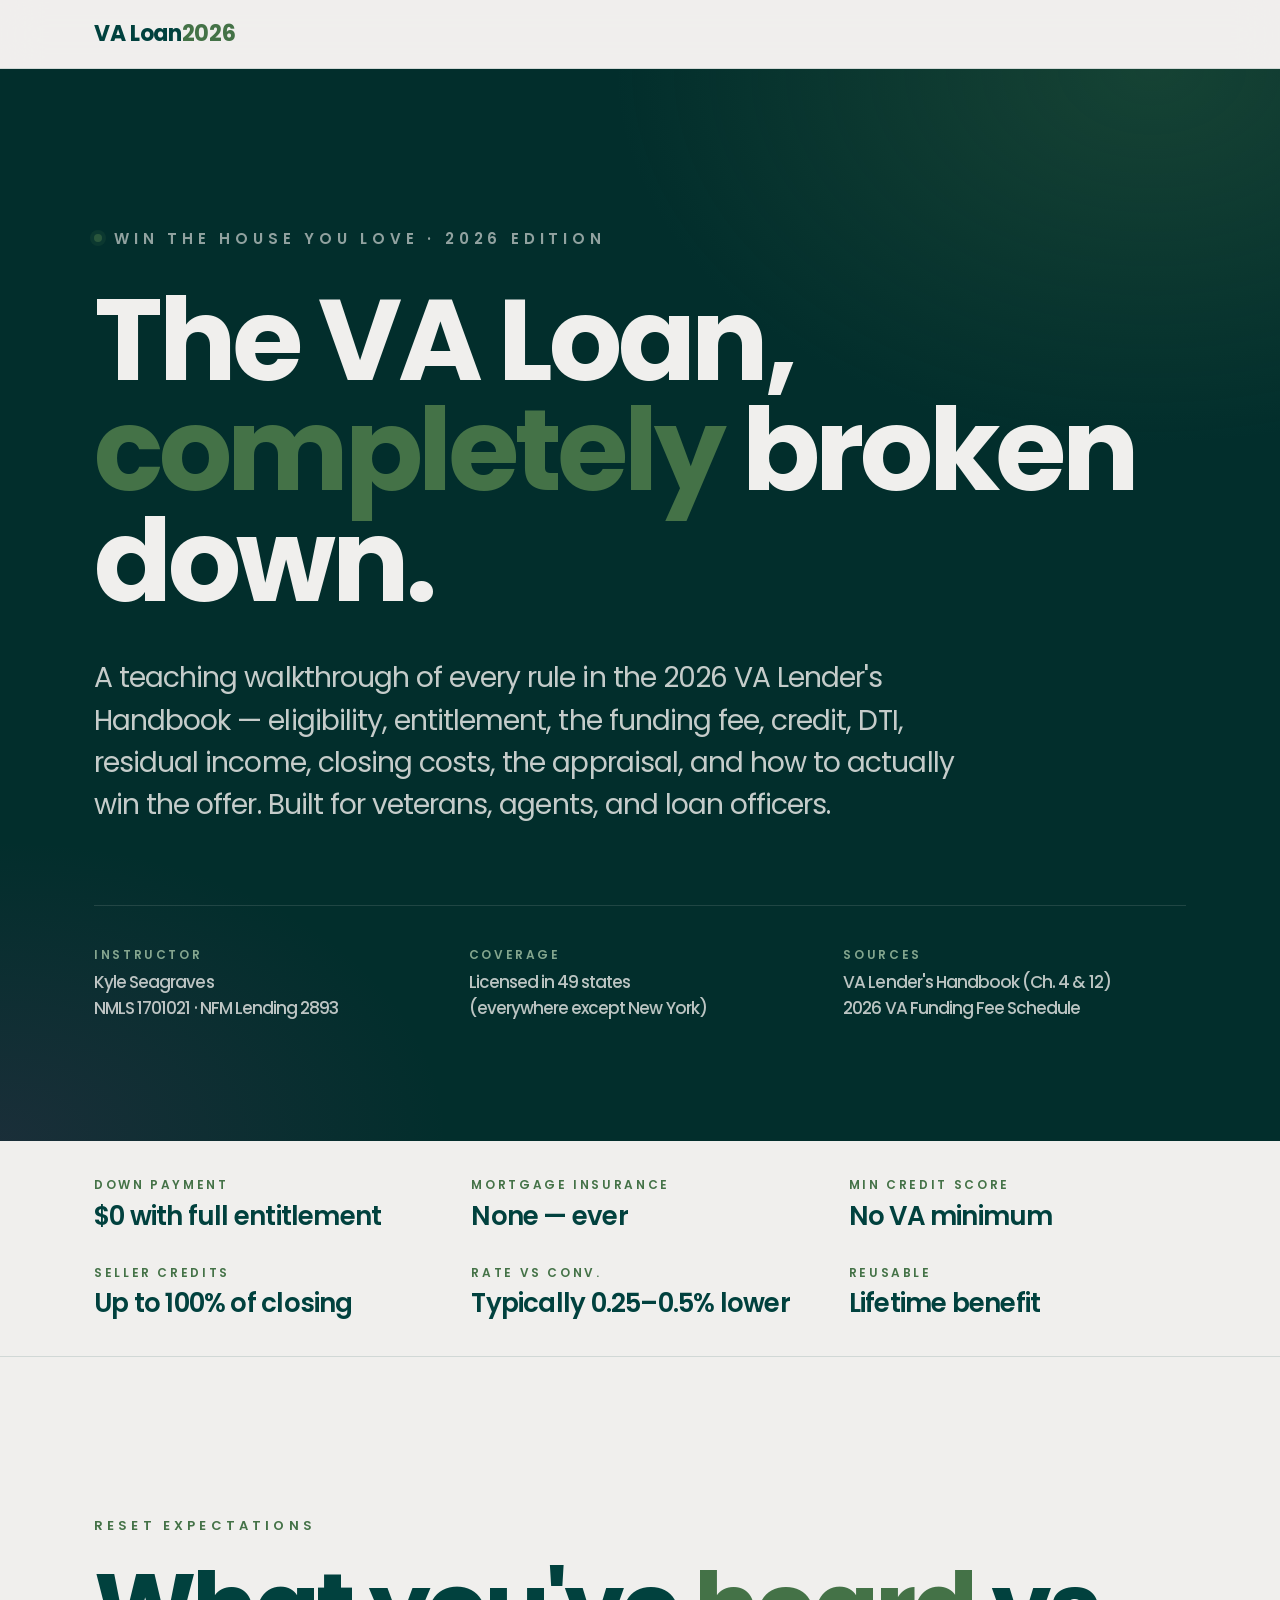
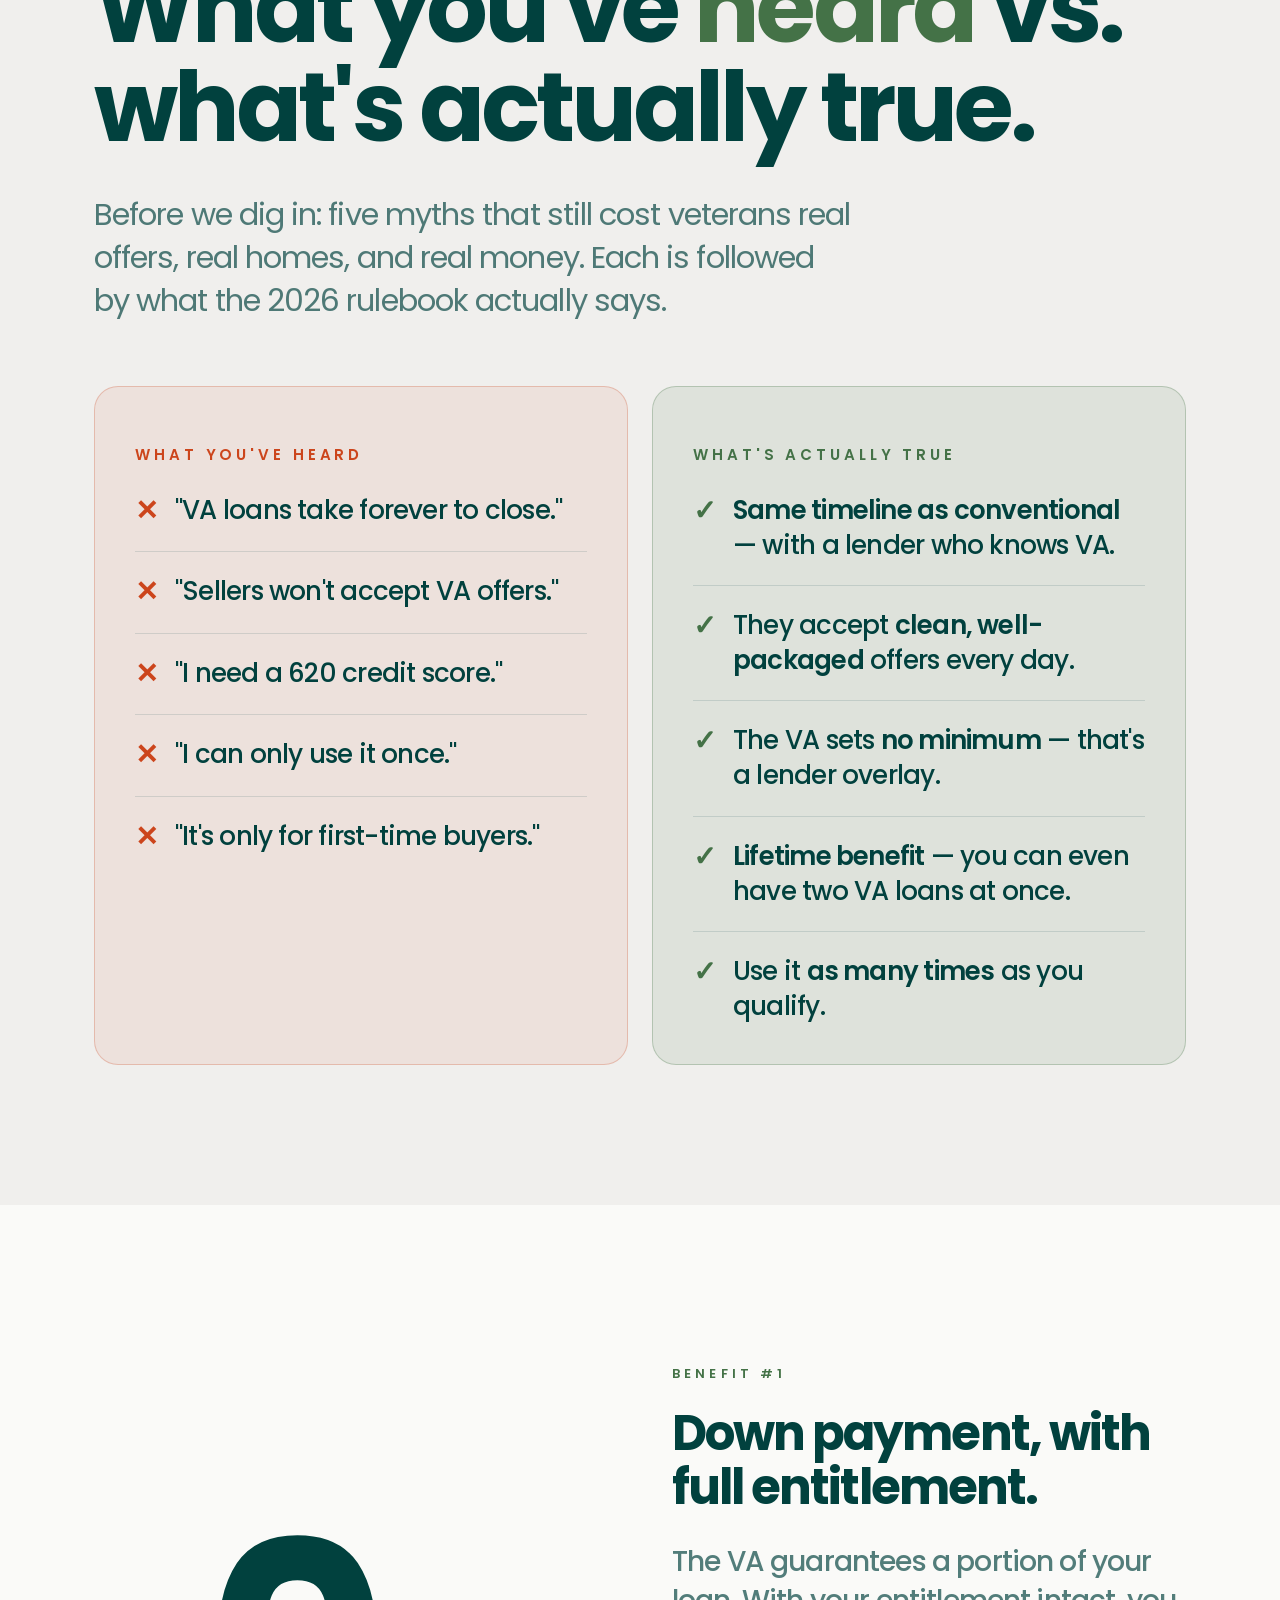
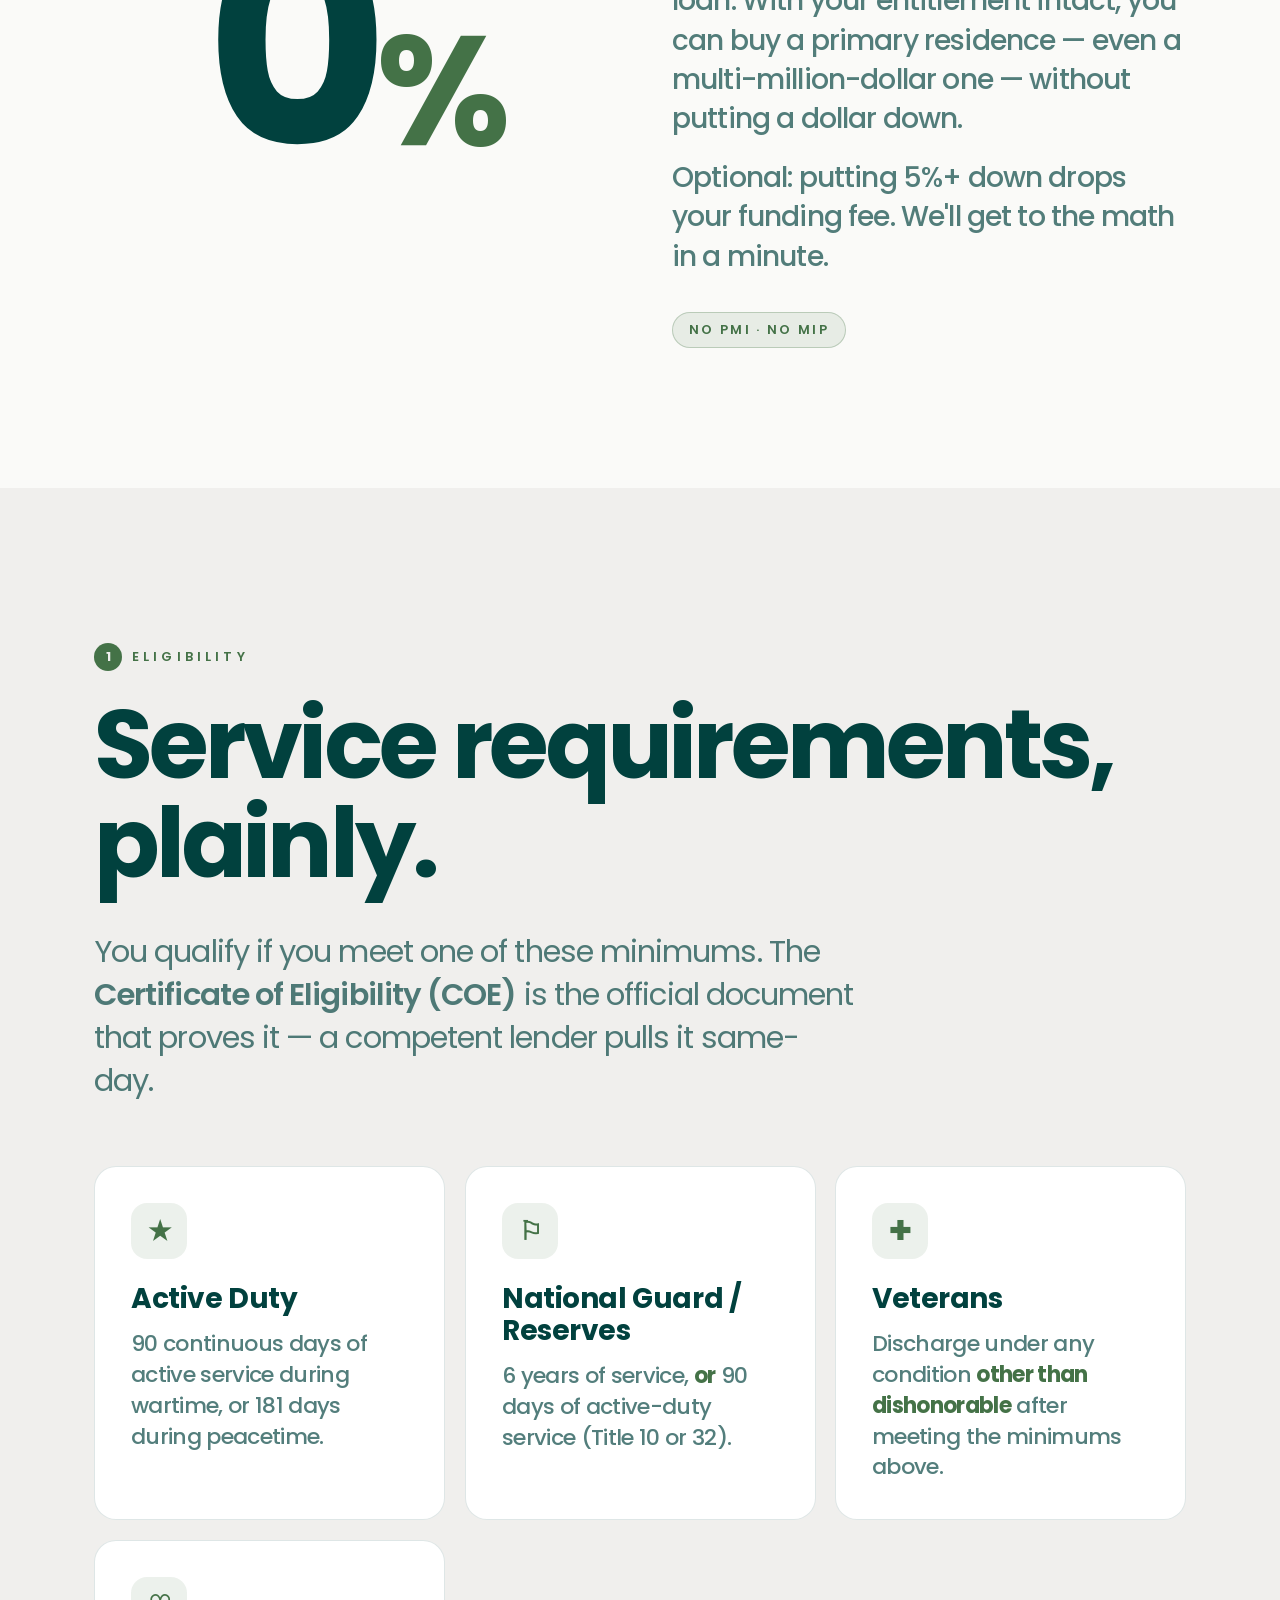
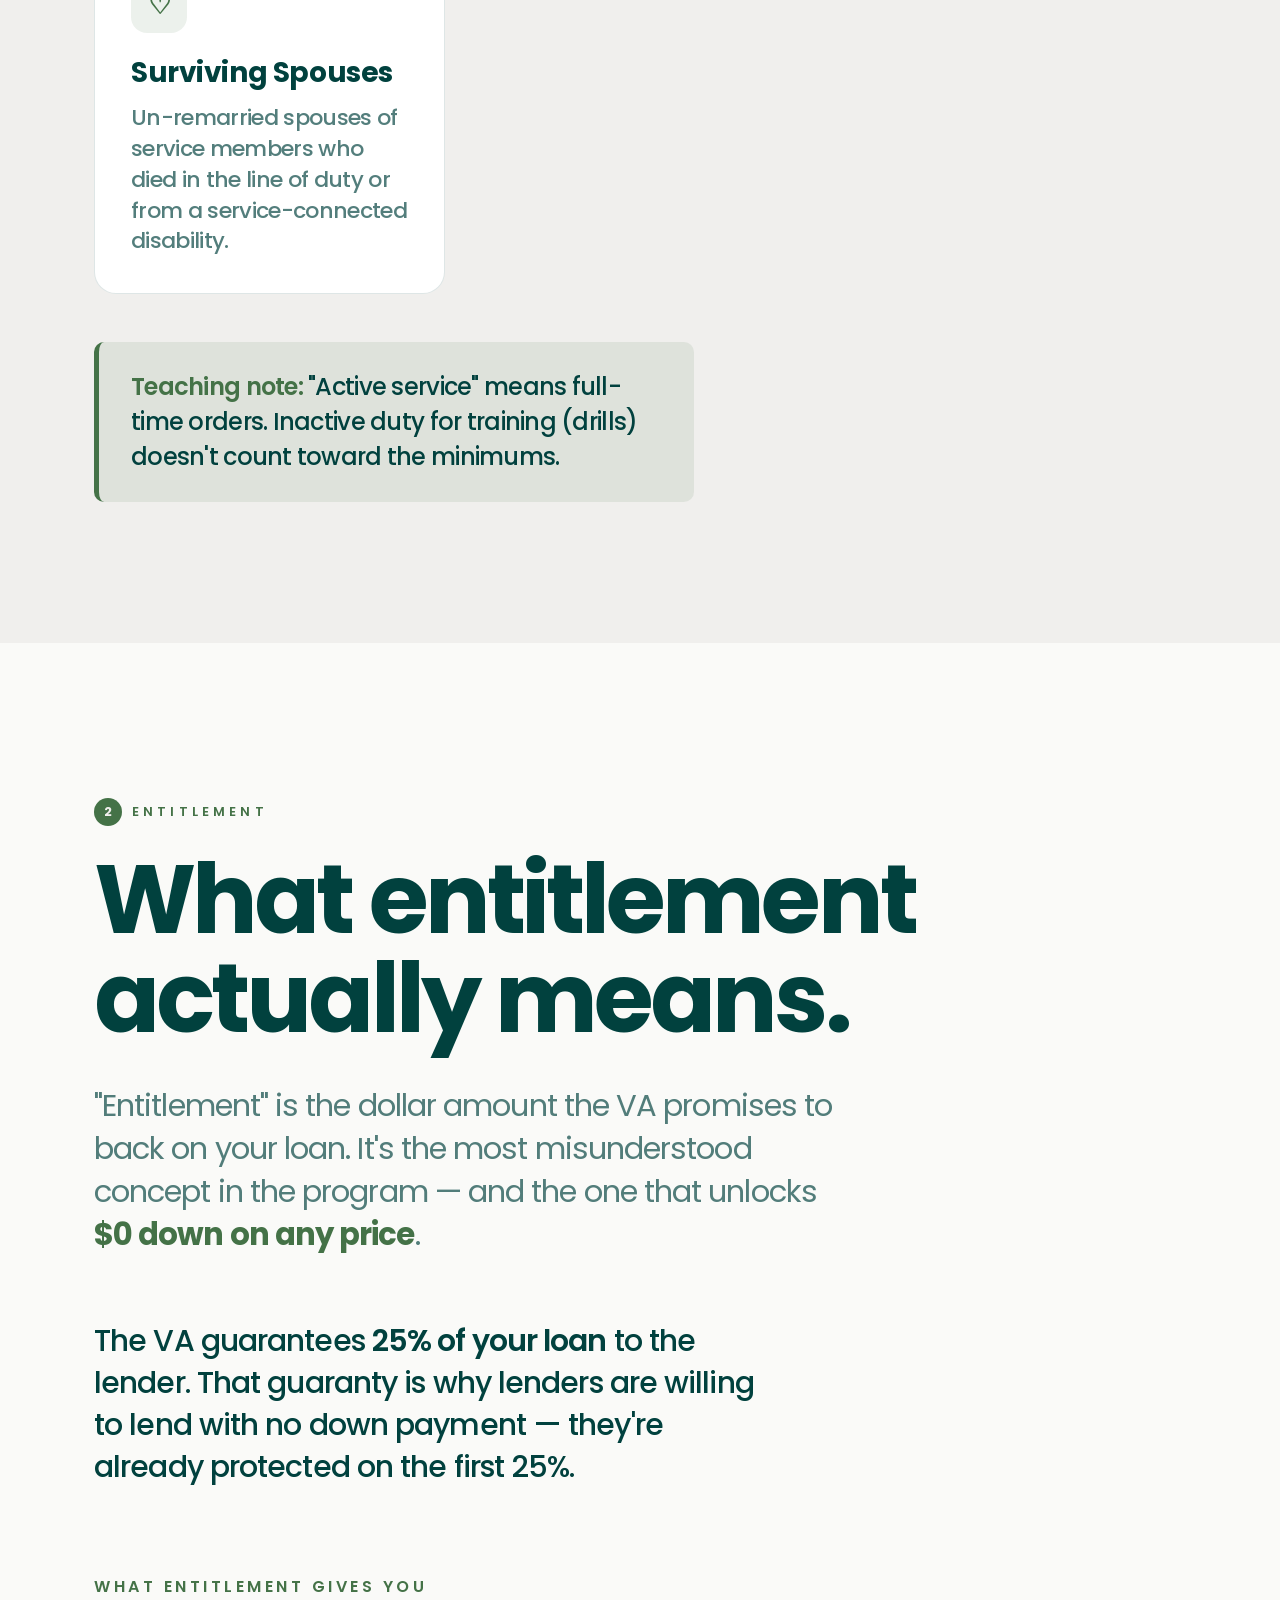
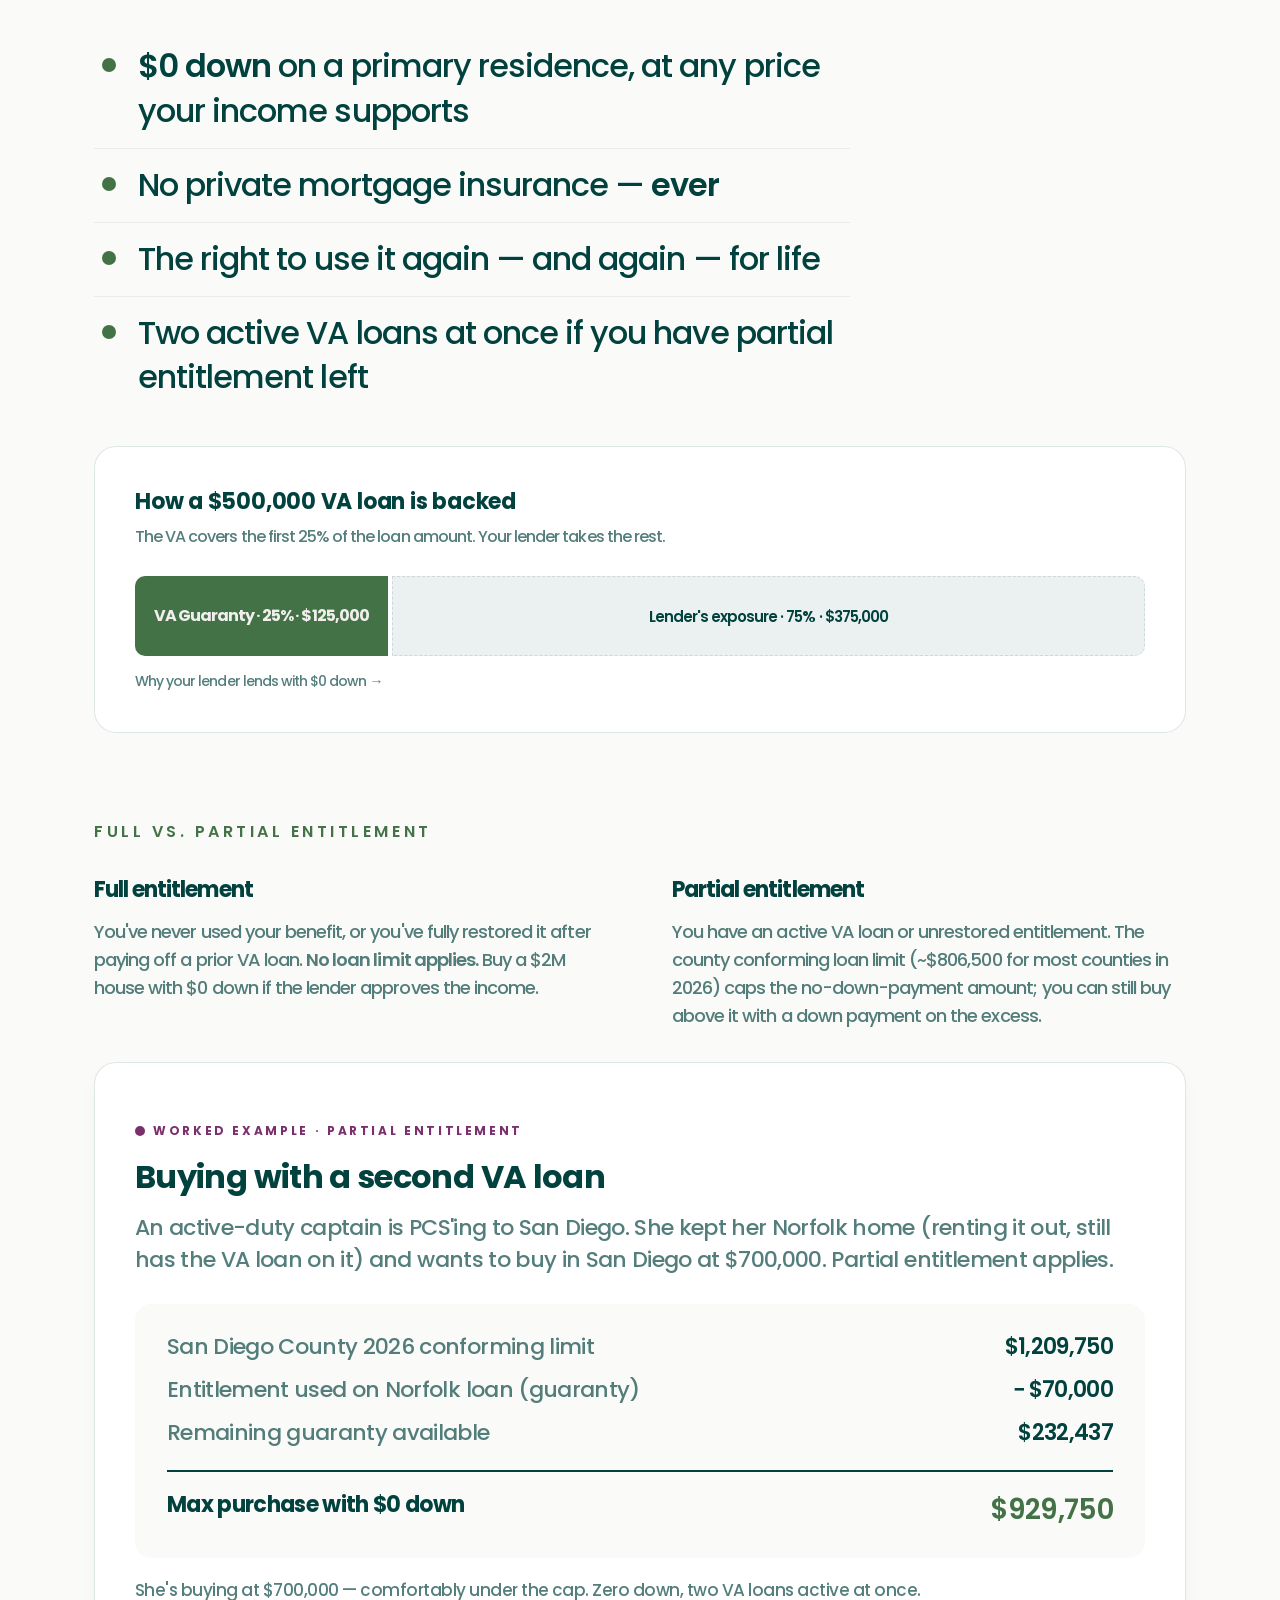
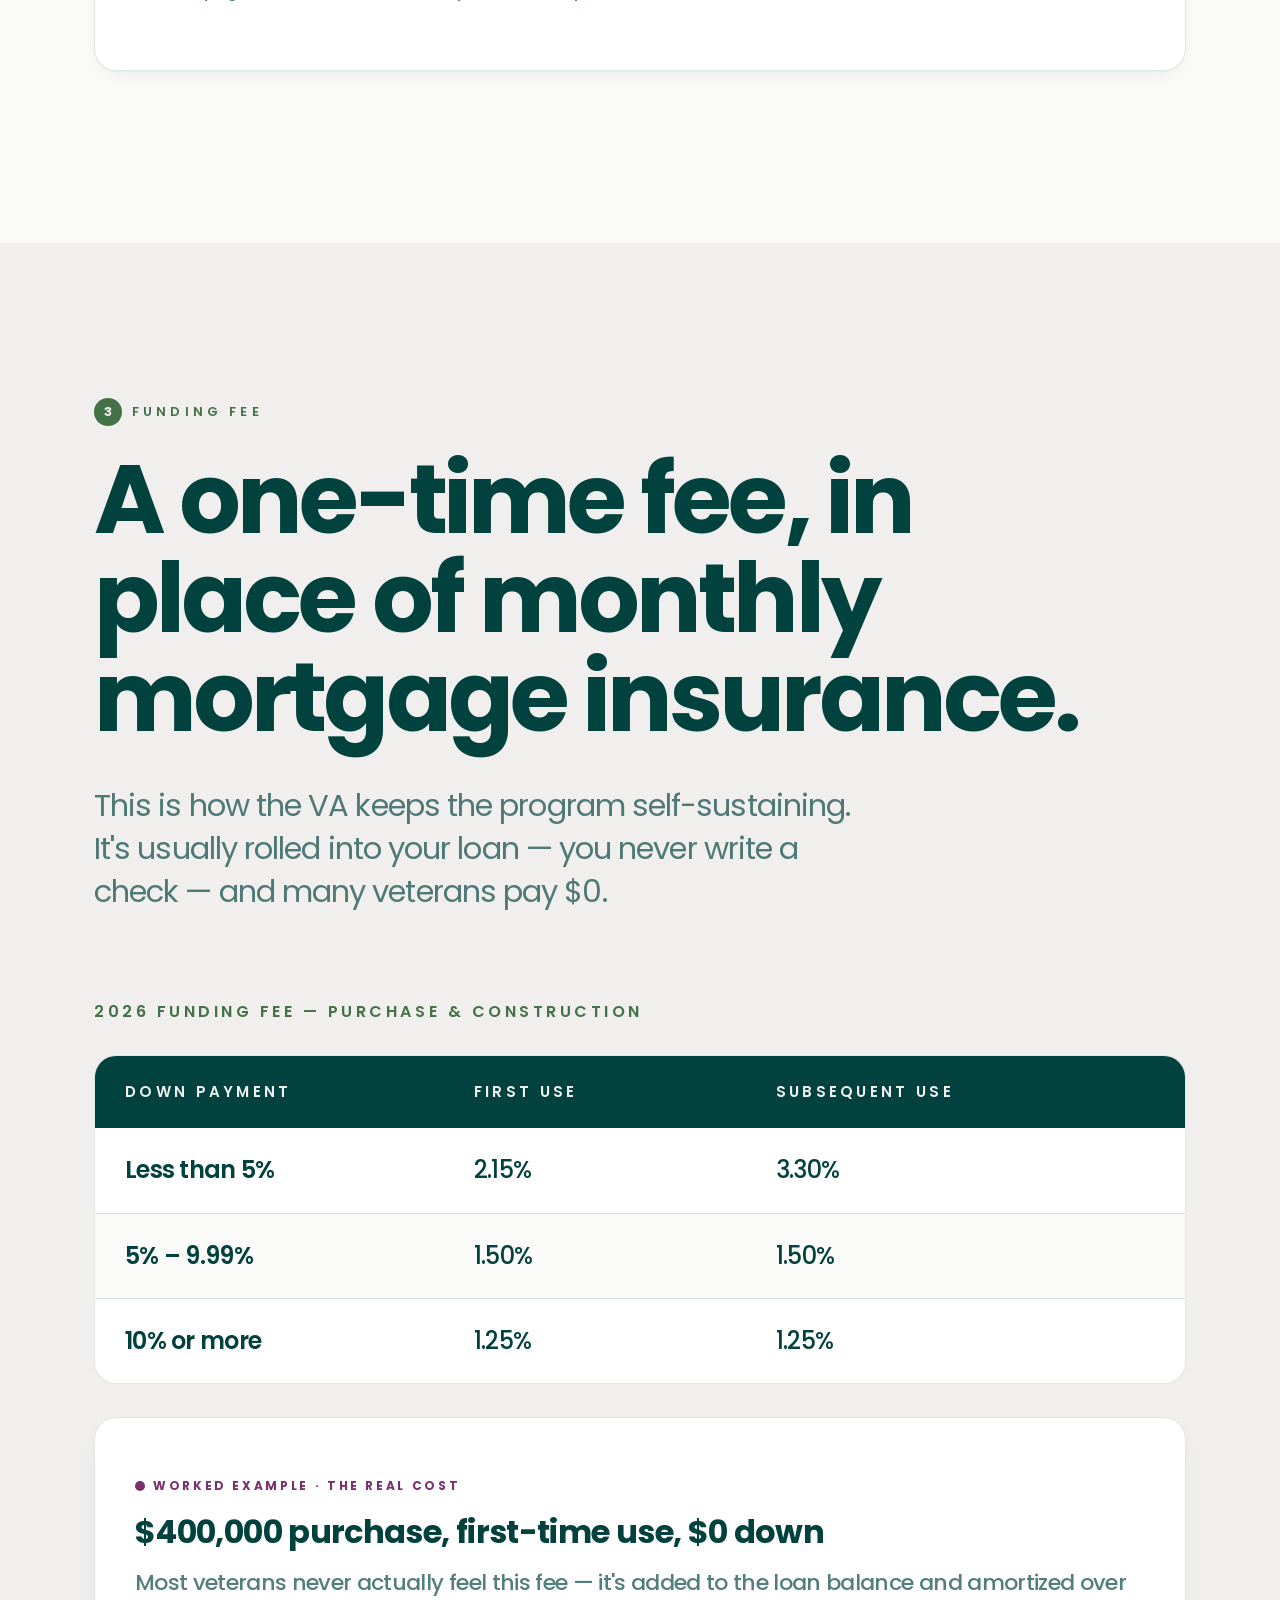
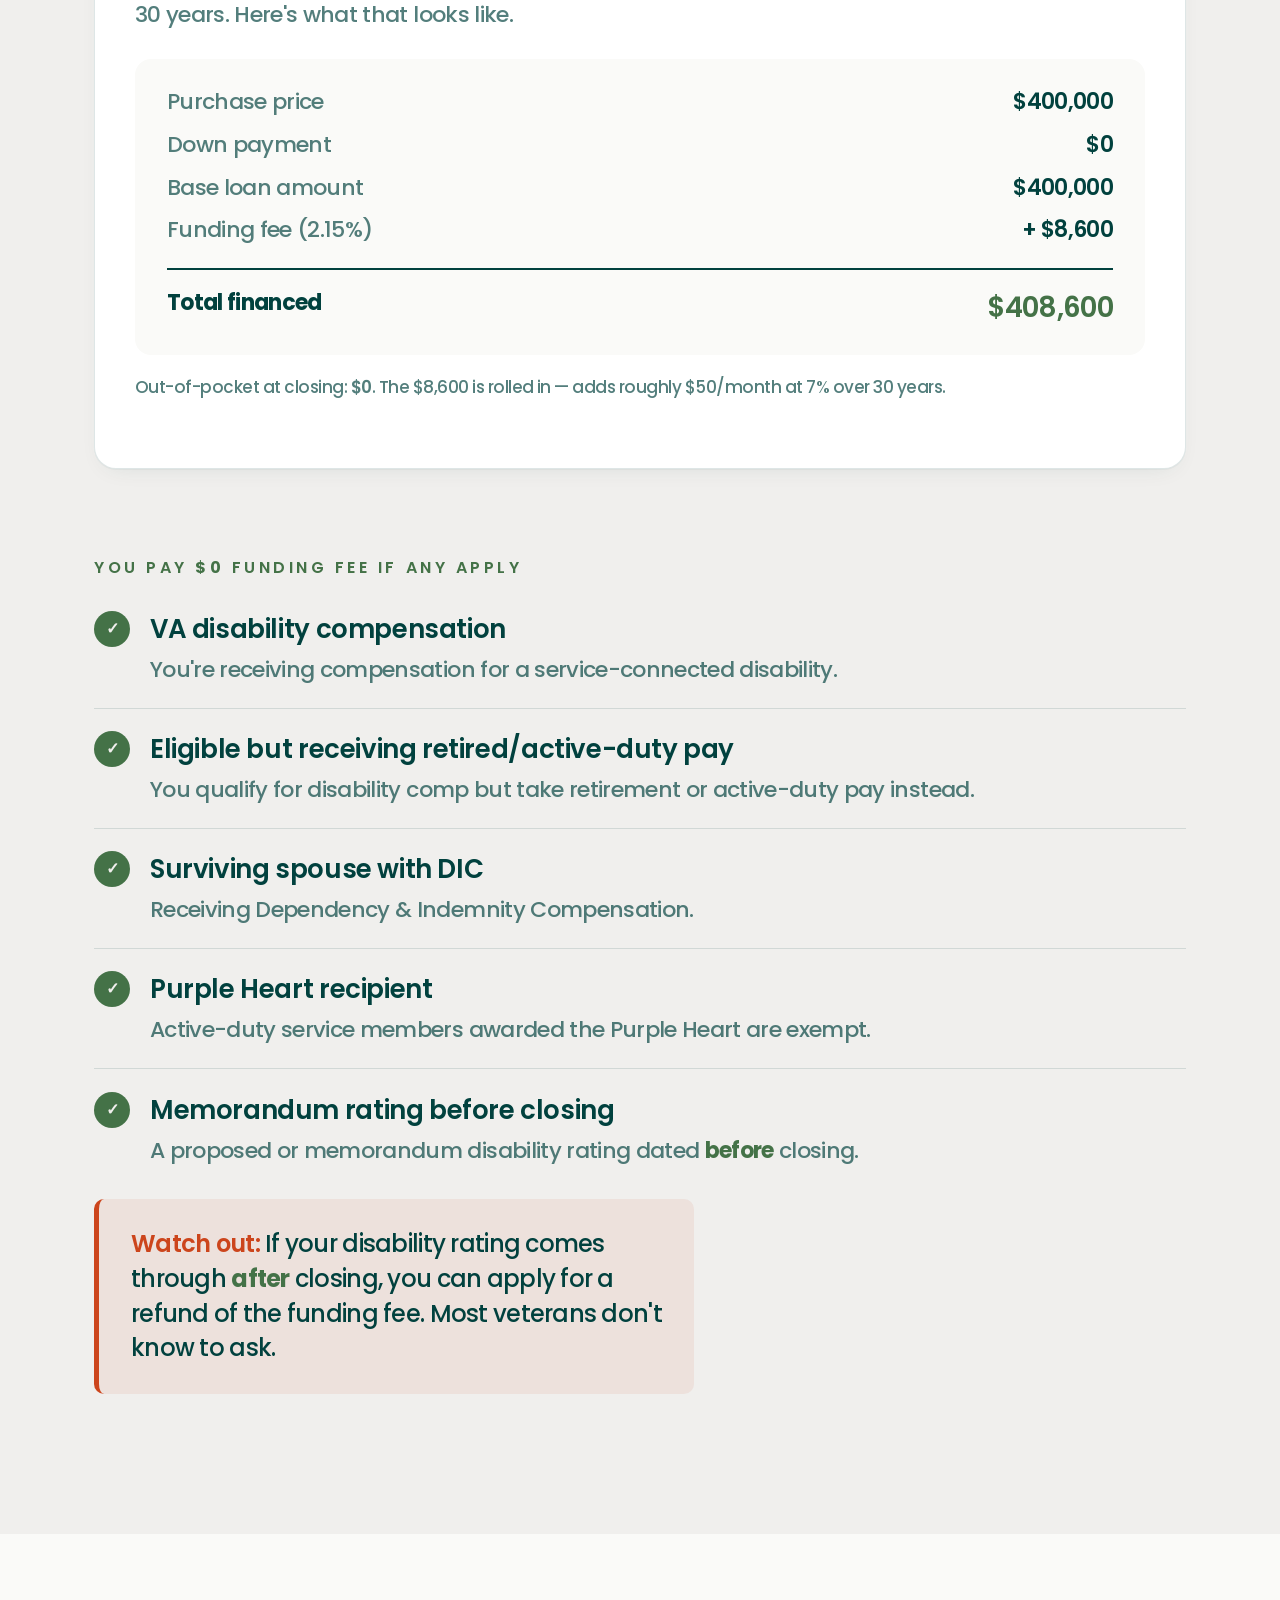
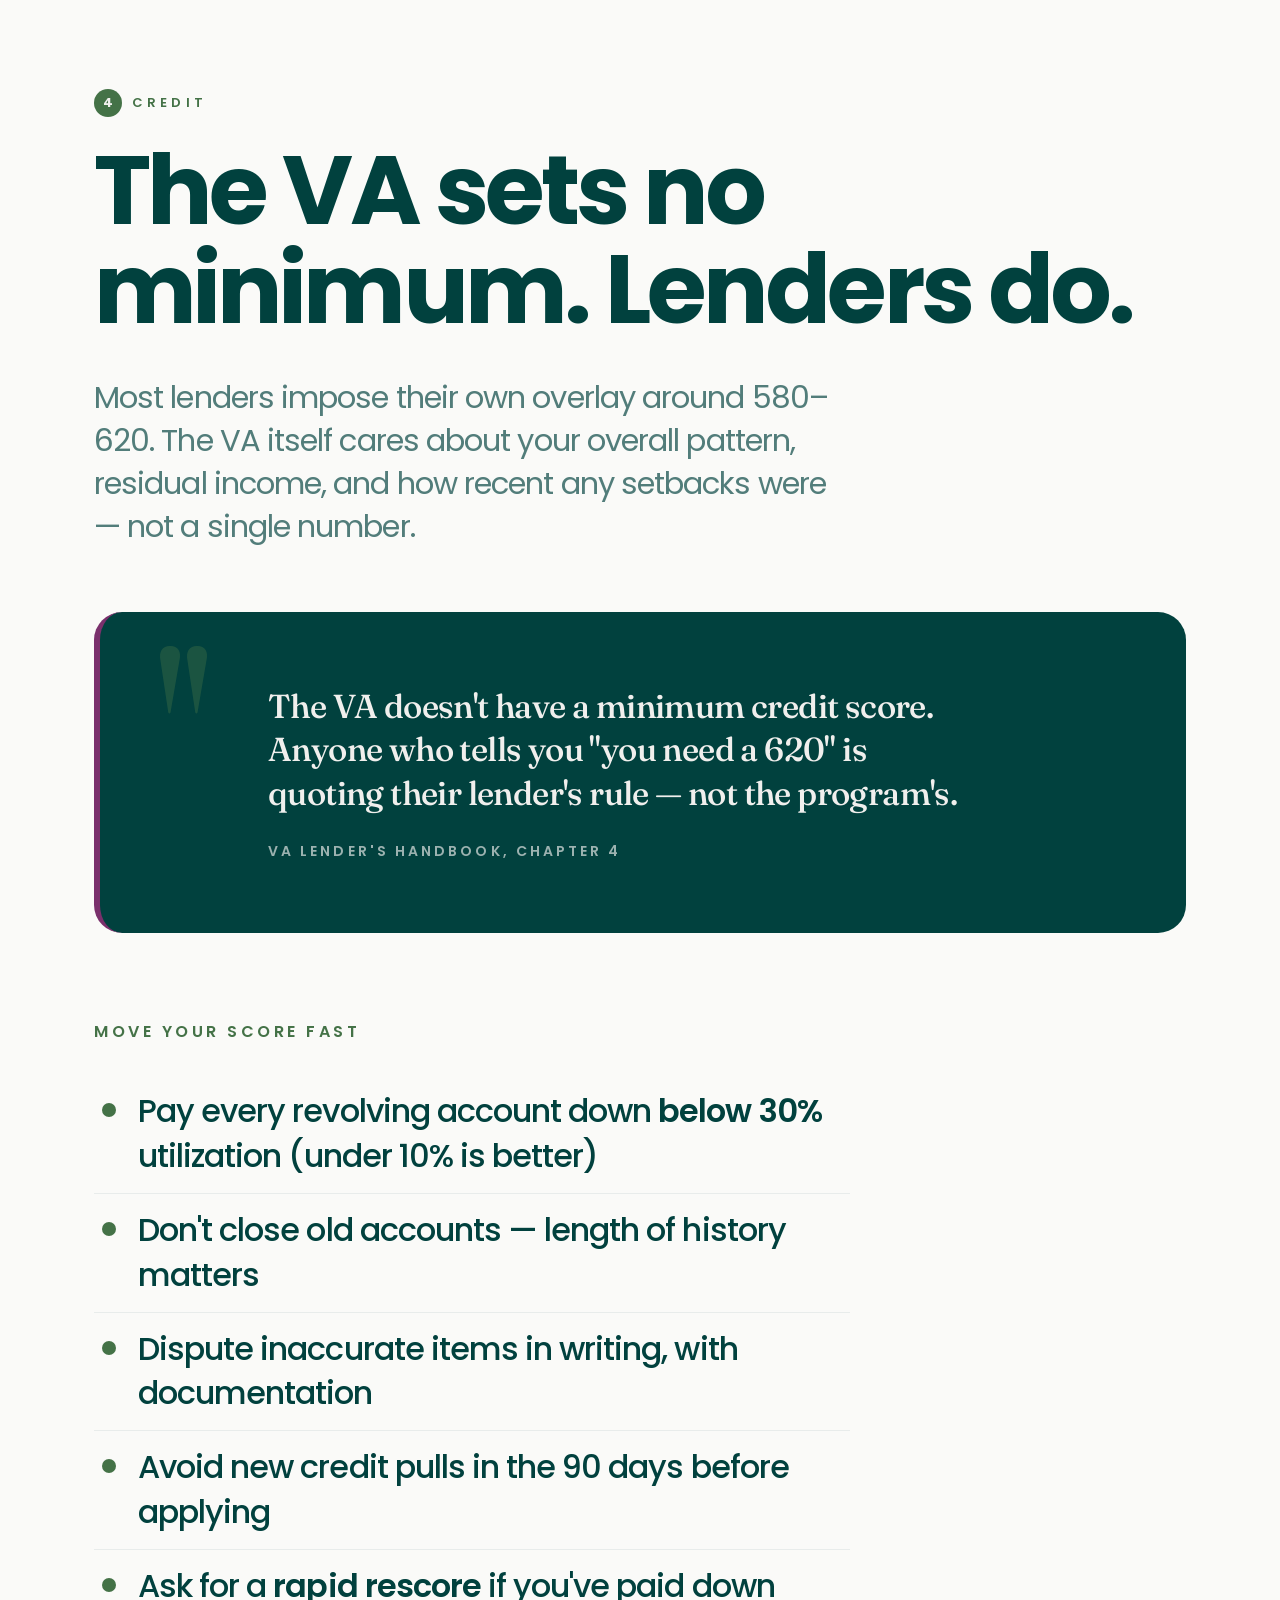
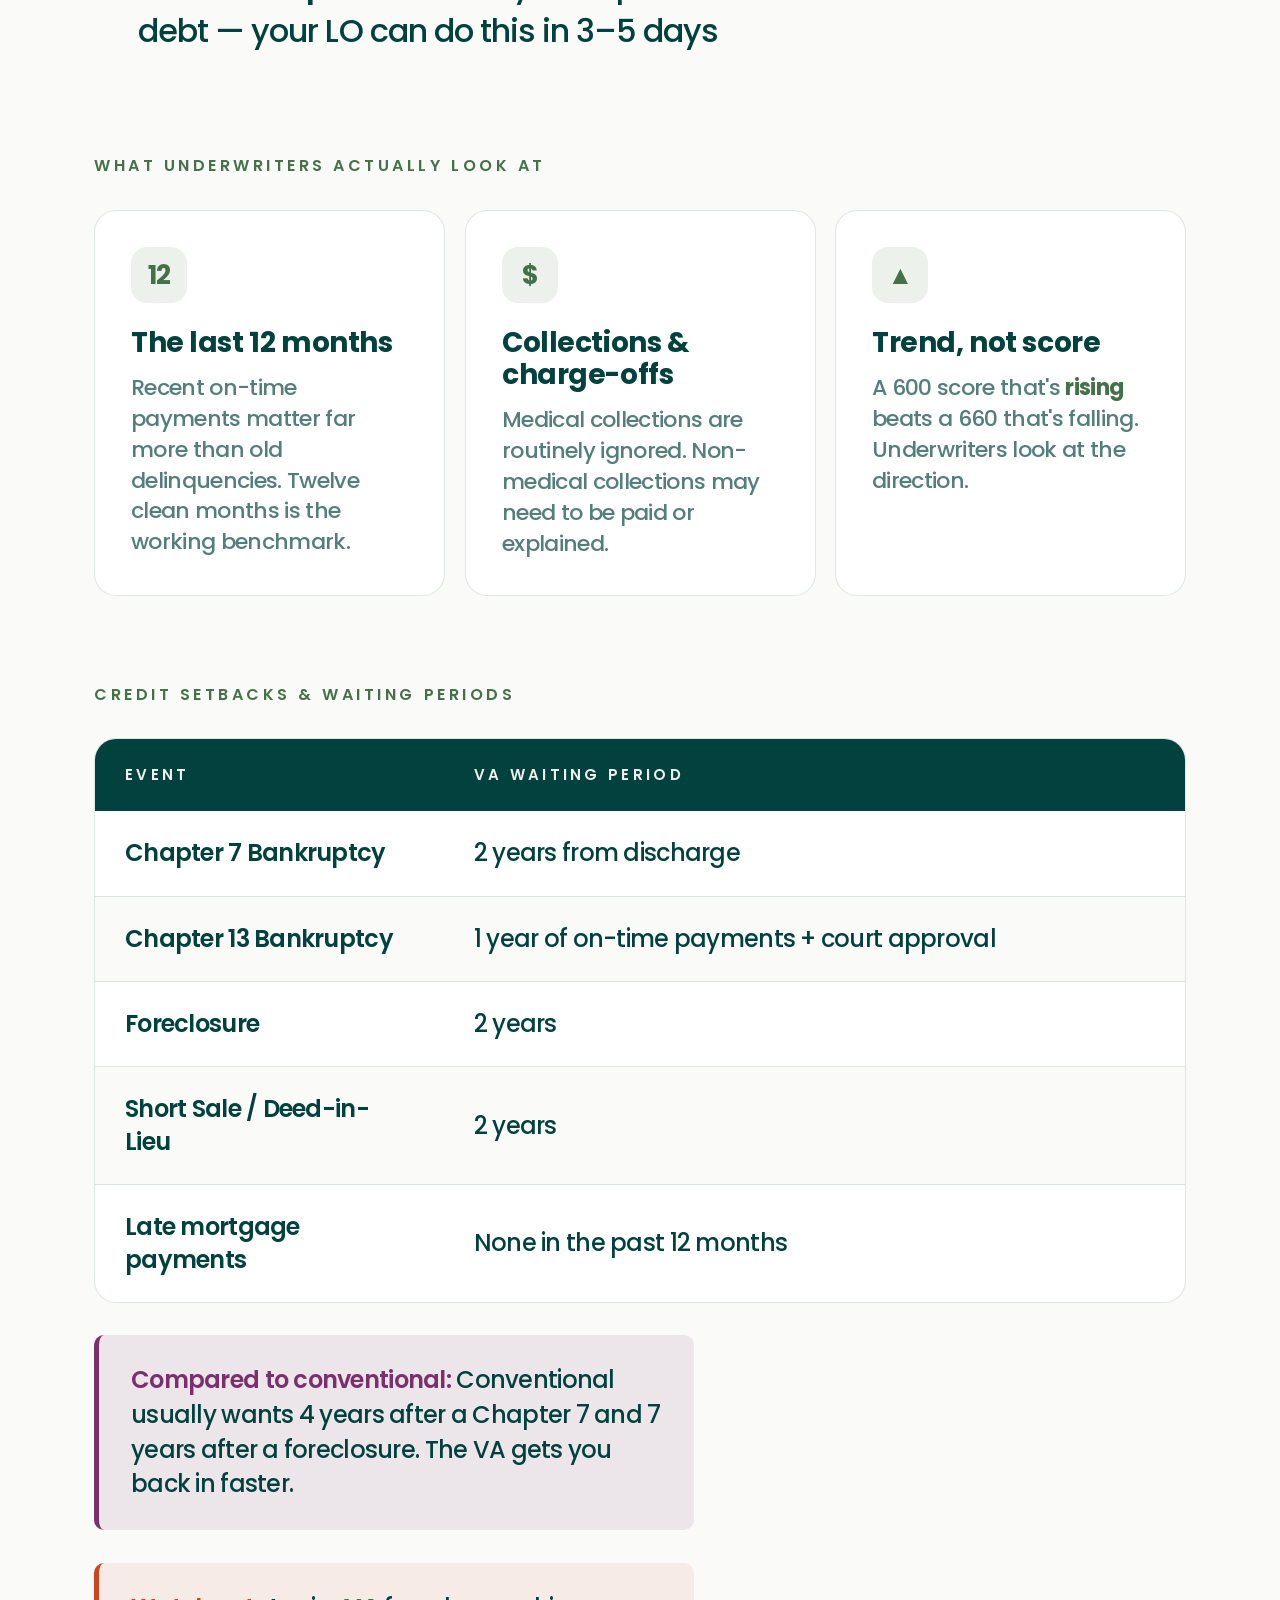
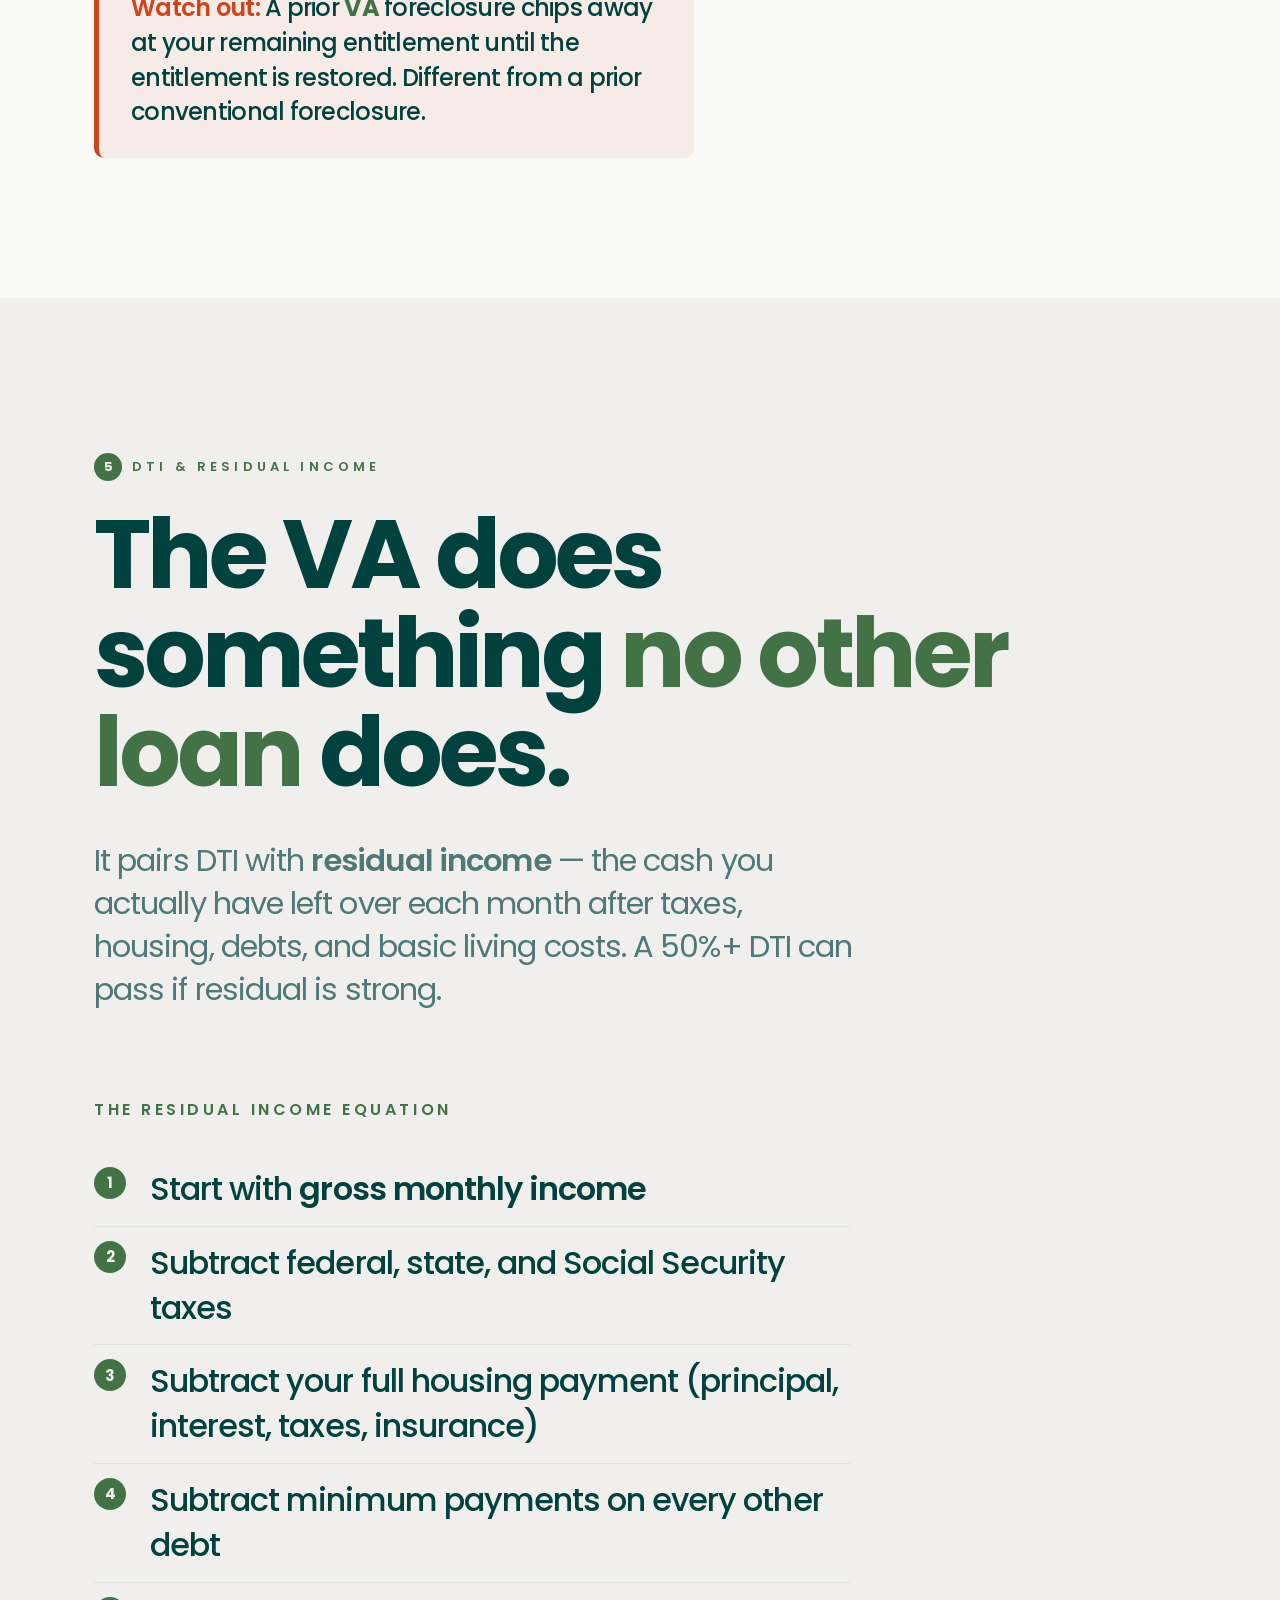
<file: styled-presentations/va-loan-2026-site.html>
<!DOCTYPE html>
<html lang="en">
<head>
<meta charset="utf-8"/>
<meta name="viewport" content="width=device-width, initial-scale=1.0"/>
<title>The 2026 VA Loan Masterclass — Complete Breakdown</title>
<link rel="preconnect" href="https://fonts.googleapis.com"/>
<link rel="preconnect" href="https://fonts.gstatic.com" crossorigin/>
<link rel="stylesheet" href="https://fonts.googleapis.com/css2?family=Poppins:wght@400;500;600;700;800&family=Fraunces:opsz,wght@9..144,400;9..144,500&display=swap"/>
<style>
:root {
  /* Brand palette — exact hex */
  --pine: #01413e;
  --fern: #447247;
  --ochre: #cc451c;
  --plum: #7a306c;
  --parchment: #f0efed;

  /* Derived */
  --pine-deep: #022e2c;
  --pine-soft: rgba(1, 65, 62, 0.08);
  --fern-soft: rgba(68, 114, 71, 0.10);
  --fern-line: rgba(68, 114, 71, 0.28);
  --fern-tint: rgba(68, 114, 71, 0.04);
  --ochre-soft: rgba(204, 69, 28, 0.08);
  --ochre-line: rgba(204, 69, 28, 0.25);
  --plum-soft: rgba(122, 48, 108, 0.10);
  --plum-line: rgba(122, 48, 108, 0.30);
  --parchment-soft: #fafaf8;
  --rule: rgba(1, 65, 62, 0.13);
  --rule-light: rgba(1, 65, 62, 0.07);
  --muted: rgba(1, 65, 62, 0.68);

  /* Type — Markup-app scale, sized for half-screen presentation */
  --fs-body: 32px;
  --fs-body-sm: 26px;
  --fs-h2: clamp(56px, 7.6vw, 104px);
  --fs-h3: clamp(34px, 3.8vw, 52px);
  --tracking-body: -0.03em;
  --tracking-display: -0.04em;

  --maxw: 1180px;
  --gutter: 44px;

  --shadow-card: 0 1px 0 rgba(1,65,62,0.04), 0 8px 24px -12px rgba(1,65,62,0.12);
  --shadow-lift: 0 14px 40px -20px rgba(1,65,62,0.22);
}

* { box-sizing: border-box; margin: 0; padding: 0; }
html { scroll-behavior: smooth; }
body {
  font-family: 'Poppins', -apple-system, sans-serif;
  font-weight: 500;
  font-size: var(--fs-body);
  line-height: 1.4;
  letter-spacing: var(--tracking-body);
  color: var(--pine);
  background: var(--parchment);
  -webkit-font-smoothing: antialiased;
  text-rendering: optimizeLegibility;
}

a { color: inherit; text-decoration: none; }
strong { font-weight: 600; }
em { font-style: normal; color: var(--fern); font-weight: 700; }

.wrap { max-width: var(--maxw); margin: 0 auto; padding: 0 var(--gutter); }

/* Reading progress bar */
.progress-bar {
  position: fixed; top: 0; left: 0;
  height: 3px; width: 0;
  background: var(--fern);
  z-index: 200;
  transition: width 0.1s linear;
}

/* ============================================================
   NAV
   ============================================================ */
.nav {
  position: sticky; top: 0; z-index: 100;
  background: rgba(240, 239, 237, 0.94);
  backdrop-filter: saturate(180%) blur(20px);
  -webkit-backdrop-filter: saturate(180%) blur(20px);
  border-bottom: 1px solid var(--rule);
  transition: box-shadow 0.25s ease, border-color 0.25s ease;
}
.nav.scrolled {
  box-shadow: 0 4px 20px -10px rgba(1, 65, 62, 0.12);
  border-bottom-color: transparent;
}
.nav .inner {
  max-width: var(--maxw); margin: 0 auto;
  padding: 20px var(--gutter);
  display: flex; align-items: center; justify-content: space-between; gap: 24px;
}
.nav .brand {
  font-size: 22px; font-weight: 700; letter-spacing: -0.015em;
  color: var(--pine); white-space: nowrap;
  position: relative; min-width: 200px; height: 28px;
  display: inline-flex; align-items: center;
}
.nav .brand .accent { color: var(--fern); }
.nav .brand .brand-static,
.nav .brand .brand-section {
  position: absolute; left: 0; top: 0;
  transition: opacity 0.35s ease, transform 0.35s ease;
  white-space: nowrap;
  display: inline-flex; align-items: center; height: 28px;
}
.nav .brand .brand-section {
  opacity: 0; transform: translateY(6px);
  color: var(--pine);
}
.nav .brand .brand-section::before {
  content: ''; display: inline-block; width: 8px; height: 8px;
  border-radius: 50%; background: var(--fern); margin-right: 12px;
}
.nav .brand.in-section .brand-static { opacity: 0; transform: translateY(-6px); }
.nav .brand.in-section .brand-section { opacity: 1; transform: translateY(0); }
.nav ul {
  list-style: none; display: flex; gap: 22px; flex-wrap: wrap;
  font-size: 15px; font-weight: 500; color: var(--muted);
}
.nav ul a {
  position: relative; padding-bottom: 4px;
  transition: color 0.15s ease;
}
.nav ul a::after {
  content: ''; position: absolute; left: 0; right: 0; bottom: 0;
  height: 2px; background: var(--fern); transform: scaleX(0);
  transform-origin: left center;
  transition: transform 0.25s cubic-bezier(0.2, 0.7, 0.2, 1);
}
.nav ul a:hover { color: var(--pine); }
.nav ul a:hover::after { transform: scaleX(1); }

.nav .cta-btn {
  background: var(--pine); color: var(--parchment);
  padding: 12px 22px; border-radius: 100px;
  font-size: 15px; font-weight: 600; letter-spacing: -0.005em;
  transition: background 0.15s ease, transform 0.18s ease;
  white-space: nowrap;
}
.nav .cta-btn:hover { background: var(--fern); transform: translateY(-2px); }

@media (max-width: 960px) { .nav ul { display: none; } }

/* ============================================================
   HERO
   ============================================================ */
.hero {
  background: var(--pine-deep); color: var(--parchment);
  padding: 140px 0 120px;
  position: relative; overflow: hidden;
}
.hero::before {
  content: ''; position: absolute; inset: 0;
  background:
    radial-gradient(60% 50% at 90% 0%, rgba(68, 114, 71, 0.30), transparent 70%),
    radial-gradient(50% 40% at 0% 100%, rgba(122, 48, 108, 0.20), transparent 70%);
  pointer-events: none;
}
.hero .wrap { position: relative; z-index: 1; }
.hero .overline {
  font-size: 15px; font-weight: 600; letter-spacing: 0.32em;
  text-transform: uppercase; color: var(--parchment); opacity: 0.6;
  margin-bottom: 36px;
  display: inline-flex; align-items: center; gap: 12px;
}
.hero .overline .dot {
  display: inline-block; width: 8px; height: 8px;
  background: var(--fern); border-radius: 50%;
  box-shadow: 0 0 0 4px rgba(68,114,71,0.25);
}
.hero h1 {
  font-size: clamp(64px, 9vw, 124px);
  line-height: 0.96; letter-spacing: -0.038em; font-weight: 700;
  max-width: 14ch; margin-bottom: 40px;
}
.hero h1 em { color: var(--fern); }
.hero .lede {
  font-size: clamp(22px, 2.2vw, 30px); line-height: 1.5;
  max-width: 50ch; color: var(--parchment); opacity: 0.82;
  margin-bottom: 52px; font-weight: 400;
}
.btn {
  display: inline-flex; align-items: center; gap: 12px;
  padding: 20px 32px; border-radius: 100px;
  font-size: 18px; font-weight: 600;
  transition: background 0.18s ease, transform 0.18s ease, border-color 0.18s ease, color 0.18s ease;
}
.btn.primary { background: var(--fern); color: var(--parchment); }
.btn.primary:hover { background: #5a8c5d; transform: translateY(-2px); }
.btn.ghost {
  background: transparent; color: var(--parchment);
  border: 1.5px solid rgba(240, 239, 237, 0.32);
}
.btn.ghost:hover { border-color: var(--parchment); transform: translateY(-2px); }
.hero .actions { display: flex; gap: 16px; flex-wrap: wrap; }
.hero .meta {
  margin-top: 80px; padding-top: 40px;
  border-top: 1px solid rgba(240, 239, 237, 0.16);
  display: grid; grid-template-columns: repeat(3, 1fr); gap: 32px;
  font-size: 17px; line-height: 1.5;
  color: var(--parchment); opacity: 0.78;
}
.hero .meta strong {
  display: block; margin-bottom: 6px; font-weight: 600;
  font-size: 12px; letter-spacing: 0.22em; text-transform: uppercase;
  color: #a8c8aa; opacity: 1;
}
@media (max-width: 720px) {
  .hero .meta { grid-template-columns: 1fr; gap: 20px; }
}

/* ============================================================
   STRIP — highlight ticker
   ============================================================ */
.strip {
  background: var(--parchment); border-bottom: 1px solid var(--rule);
  padding: 36px 0;
}
.strip .wrap {
  display: grid; grid-template-columns: repeat(3, 1fr); gap: 32px 40px;
}
.strip .item { display: flex; flex-direction: column; gap: 6px; }
.strip .item .k {
  font-size: 12px; font-weight: 600; letter-spacing: 0.22em;
  text-transform: uppercase; color: var(--fern);
}
.strip .item .v {
  font-size: 26px; font-weight: 600; color: var(--pine);
  letter-spacing: var(--tracking-body); line-height: 1.25;
}
@media (max-width: 720px) { .strip .wrap { grid-template-columns: 1fr; gap: 16px; } }

/* ============================================================
   SECTION layout
   ============================================================ */
section { padding: 140px 0; position: relative; }
section.alt { background: var(--parchment-soft); }
section.dark { background: var(--pine); color: var(--parchment); }
section.dark em { color: #a8c8aa; }

.eyebrow {
  font-size: 13px; font-weight: 600; letter-spacing: 0.32em;
  text-transform: uppercase; color: var(--fern);
  margin-bottom: 24px;
  display: inline-flex; align-items: center; gap: 10px;
}
.eyebrow .step-num {
  display: inline-flex; align-items: center; justify-content: center;
  width: 28px; height: 28px; border-radius: 50%;
  background: var(--fern); color: var(--parchment);
  font-size: 13px; font-weight: 700; letter-spacing: 0;
}
section.dark .eyebrow { color: #a8c8aa; }

h2.section-title {
  font-size: var(--fs-h2);
  line-height: 1.02; letter-spacing: var(--tracking-display); font-weight: 700;
  margin-bottom: 36px; max-width: 22ch;
}
h2.section-title em { color: var(--fern); }
section.dark h2.section-title { color: var(--parchment); }
section.dark h2.section-title em { color: #a8c8aa; }

.section-lede {
  font-size: clamp(26px, 2.4vw, 36px); line-height: 1.4;
  letter-spacing: var(--tracking-body);
  color: var(--muted); max-width: 38ch; margin-bottom: 64px;
  font-weight: 400;
}
section.dark .section-lede { color: rgba(240, 239, 237, 0.82); }

.subhead {
  font-size: 16px; font-weight: 600; letter-spacing: 0.22em;
  text-transform: uppercase; color: var(--fern);
  margin: 88px 0 32px;
}
.subhead:first-child { margin-top: 0; }
section.dark .subhead { color: #a8c8aa; }

/* ============================================================
   BULLET LISTS — Markup-app style, big and confident
   ============================================================ */
ul.bullets, ol.bullets {
  list-style: none; padding: 0; margin: 24px 0 32px;
  max-width: 36ch;
}
ul.bullets li, ol.bullets li {
  position: relative;
  padding: 14px 0 14px 44px;
  font-size: var(--fs-body);
  line-height: 1.4;
  letter-spacing: var(--tracking-body);
  color: var(--pine);
  font-weight: 500;
}
ul.bullets li strong, ol.bullets li strong { font-weight: 600; color: var(--pine); }
ul.bullets li::before {
  content: ''; position: absolute; left: 8px; top: 28px;
  width: 14px; height: 14px; border-radius: 50%;
  background: var(--fern);
}
ol.bullets {
  counter-reset: bullet;
}
ol.bullets li::before {
  counter-increment: bullet;
  content: counter(bullet);
  position: absolute; left: 0; top: 14px;
  width: 32px; height: 32px; border-radius: 50%;
  background: var(--fern); color: var(--parchment);
  font-size: 15px; font-weight: 700;
  display: flex; align-items: center; justify-content: center;
  letter-spacing: 0;
}
ol.bullets li { padding-left: 56px; }

ul.bullets li + li, ol.bullets li + li { border-top: 1px solid var(--rule-light, rgba(1,65,62,0.07)); }
section.dark ul.bullets li, section.dark ol.bullets li { color: var(--parchment); }
section.dark ul.bullets li + li, section.dark ol.bullets li + li { border-color: rgba(240,239,237,0.12); }
section.dark ul.bullets li::before { background: #a8c8aa; }
section.dark ol.bullets li::before { background: #a8c8aa; color: var(--pine); }

/* ochre variant for myth-style bullets */
ul.bullets.warn li::before { background: var(--ochre); }
ul.bullets.warn li::before { content: '✕'; color: var(--parchment); width: 22px; height: 22px;
  display: flex; align-items: center; justify-content: center; font-size: 11px; font-weight: 700;
  top: 24px; left: 4px; border-radius: 50%; }

/* plum variant for "important" bullets */
ul.bullets.note-bullets li::before { background: var(--plum); }

.lead-paragraph {
  font-size: 30px; line-height: 1.4; color: var(--pine);
  letter-spacing: var(--tracking-body);
  max-width: 36ch; margin-bottom: 28px; font-weight: 500;
}
.lead-paragraph + .lead-paragraph { margin-top: -10px; }

/* ============================================================
   STAT BLOCK
   ============================================================ */
.stat-block {
  display: grid; grid-template-columns: 1fr 1fr; gap: 64px; align-items: center;
}
.stat-block .num {
  font-size: clamp(180px, 22vw, 340px);
  line-height: 0.85; letter-spacing: -0.05em; font-weight: 700;
  color: var(--pine); text-align: center;
  transform-origin: center center;
}
.stat-block .num .pct { color: var(--fern); font-size: 0.55em; }
.stat-block h3 {
  font-size: var(--fs-h3); line-height: 1.1;
  letter-spacing: var(--tracking-display); font-weight: 700; margin-bottom: 28px;
}
.stat-block p { font-size: 28px; line-height: 1.4; letter-spacing: var(--tracking-body); color: var(--muted); margin-bottom: 20px; font-weight: 500; }
.stat-block .tag {
  display: inline-block; padding: 8px 16px;
  background: var(--fern-soft); border: 1px solid var(--fern-line);
  border-radius: 100px;
  font-size: 13px; font-weight: 600; letter-spacing: 0.18em;
  text-transform: uppercase; color: var(--fern);
  margin-top: 16px;
}
@media (max-width: 880px) {
  .stat-block { grid-template-columns: 1fr; gap: 32px; }
  .stat-block .num { text-align: left; }
}

/* ============================================================
   COMPARE CARDS
   ============================================================ */
.compare {
  display: grid; grid-template-columns: 1fr 1fr; gap: 24px;
}
.compare .col {
  border-radius: 24px; padding: 40px;
  background: white;
}
.compare .col.myth { background: var(--ochre-soft); border: 1.5px solid var(--ochre-line); }
.compare .col.real { background: var(--fern-soft); border: 1.5px solid var(--fern-line); }
.compare .col h3 {
  font-size: 15px; letter-spacing: 0.26em;
  text-transform: uppercase; font-weight: 600; margin-bottom: 28px;
  display: inline-flex; align-items: center; gap: 10px;
}
.compare .col.myth h3 { color: var(--ochre); }
.compare .col.real h3 { color: var(--fern); }
.compare .col .row {
  display: flex; gap: 18px; align-items: flex-start;
  padding: 22px 0; border-bottom: 1px solid var(--rule);
}
.compare .col .row:first-of-type { padding-top: 0; }
.compare .col .row:last-child { border-bottom: none; padding-bottom: 0; }
.compare .col .row .mark { flex-shrink: 0; font-size: 28px; line-height: 1.3; font-weight: 700; }
.compare .col.myth .mark { color: var(--ochre); }
.compare .col.real .mark { color: var(--fern); }
.compare .col p { font-size: 26px; line-height: 1.35; letter-spacing: var(--tracking-body); color: var(--pine); }
@media (max-width: 880px) { .compare { grid-template-columns: 1fr; } }

/* ============================================================
   CARDS
   ============================================================ */
.cards {
  display: grid; gap: 20px;
  grid-template-columns: repeat(auto-fit, minmax(280px, 1fr));
}
.card {
  background: white; border-radius: 22px; padding: 36px;
  border: 1px solid var(--rule);
  transition: transform 0.25s cubic-bezier(0.2, 0.7, 0.2, 1),
              box-shadow 0.25s cubic-bezier(0.2, 0.7, 0.2, 1);
}
.card:hover { transform: translateY(-4px); box-shadow: var(--shadow-lift); }
section.dark .card { background: rgba(240, 239, 237, 0.06); border-color: rgba(240, 239, 237, 0.14); color: var(--parchment); }
section.dark .card:hover { box-shadow: 0 14px 40px -20px rgba(0,0,0,0.5); }
.card .icon {
  width: 56px; height: 56px; border-radius: 16px;
  background: var(--fern-soft); color: var(--fern);
  display: flex; align-items: center; justify-content: center;
  font-size: 26px; font-weight: 700; margin-bottom: 24px;
}
section.dark .card .icon { background: rgba(168, 200, 170, 0.18); color: #c8e0c9; }
.card h4 {
  font-size: 28px; font-weight: 700; line-height: 1.15;
  letter-spacing: -0.015em; margin-bottom: 14px;
}
.card p { font-size: 22px; line-height: 1.4; letter-spacing: var(--tracking-body); color: var(--muted); font-weight: 500; }
section.dark .card p { color: rgba(240, 239, 237, 0.72); }

/* ============================================================
   PROCESS STEPS
   ============================================================ */
.steps {
  display: grid; grid-template-columns: repeat(4, 1fr); gap: 20px;
}
.step {
  background: white; border-radius: 22px; padding: 32px 28px;
  border-top: 6px solid var(--fern);
  border-left: 1px solid var(--rule);
  border-right: 1px solid var(--rule);
  border-bottom: 1px solid var(--rule);
  transition: transform 0.25s cubic-bezier(0.2, 0.7, 0.2, 1),
              box-shadow 0.25s cubic-bezier(0.2, 0.7, 0.2, 1);
}
.step:hover { transform: translateY(-4px); box-shadow: var(--shadow-lift); }
.step .n {
  font-size: 72px; line-height: 0.9; letter-spacing: -0.035em;
  font-weight: 700; color: var(--fern); margin-bottom: 20px;
}
.step h4 {
  font-size: 24px; font-weight: 700; line-height: 1.15;
  margin-bottom: 12px; letter-spacing: -0.015em;
}
.step p { font-size: 20px; line-height: 1.4; letter-spacing: var(--tracking-body); color: var(--muted); font-weight: 500; }
@media (max-width: 880px) { .steps { grid-template-columns: repeat(2, 1fr); } }
@media (max-width: 520px) { .steps { grid-template-columns: 1fr; } }

/* ============================================================
   TABLE
   ============================================================ */
.table-wrap {
  background: white; border: 1px solid var(--rule);
  border-radius: 22px; overflow: hidden;
}
table { width: 100%; border-collapse: collapse; }
th, td { padding: 26px 30px; text-align: left; font-size: 24px; line-height: 1.35; letter-spacing: var(--tracking-body); }
thead th {
  background: var(--pine); color: var(--parchment);
  font-size: 15px; font-weight: 600; letter-spacing: 0.22em;
  text-transform: uppercase;
}
tbody tr { border-bottom: 1px solid var(--rule); transition: background-color 0.2s ease; }
tbody tr:last-child { border-bottom: none; }
tbody tr:nth-child(even) { background: var(--parchment-soft); }
tbody tr:hover { background: var(--fern-soft); }
tbody td:first-child { font-weight: 600; color: var(--pine); width: 32%; }

/* ============================================================
   PULL QUOTE
   ============================================================ */
.pull {
  background: var(--pine); color: var(--parchment);
  border-radius: 28px; padding: 72px;
  margin: 24px 0;
  position: relative;
  border-left: 6px solid var(--plum);
}
.pull::before {
  content: '"'; position: absolute; top: 20px; left: 56px;
  font-size: 200px; line-height: 1; color: var(--fern); opacity: 0.4;
  font-family: 'Fraunces', Georgia, serif;
}
.pull p {
  font-size: clamp(26px, 2.6vw, 38px); line-height: 1.3;
  letter-spacing: -0.018em; font-weight: 500;
  max-width: 32ch; margin-left: 96px;
  font-family: 'Fraunces', Georgia, serif;
}
.pull cite {
  display: block; margin-left: 96px; margin-top: 28px;
  font-size: 14px; font-style: normal; letter-spacing: 0.22em;
  text-transform: uppercase; opacity: 0.65; font-weight: 600;
  font-family: 'Poppins', sans-serif;
}
@media (max-width: 720px) {
  .pull { padding: 48px 36px; }
  .pull p, .pull cite { margin-left: 0; }
  .pull::before { font-size: 120px; left: 28px; top: 16px; }
}

/* ============================================================
   FINAL CTA
   ============================================================ */
.cta-final {
  background: var(--fern); color: var(--parchment);
  padding: 140px 0;
  text-align: center;
}
.cta-final h2 {
  font-size: clamp(56px, 6.8vw, 96px);
  line-height: 1; letter-spacing: -0.038em; font-weight: 700;
  margin-bottom: 32px; max-width: 18ch; margin-inline: auto;
}
.cta-final .lede {
  font-size: clamp(22px, 1.8vw, 28px); line-height: 1.5;
  max-width: 50ch; margin: 0 auto 48px; opacity: 0.88;
  font-weight: 400;
}
.cta-final .btn-big {
  display: inline-flex; align-items: center; gap: 12px;
  background: var(--parchment); color: var(--pine);
  padding: 24px 44px; border-radius: 100px;
  font-size: 20px; font-weight: 600;
  transition: transform 0.18s ease, box-shadow 0.18s ease;
}
.cta-final .btn-big:hover { transform: translateY(-3px); box-shadow: 0 16px 32px -12px rgba(0,0,0,0.25); }
.cta-final .perks {
  display: grid; grid-template-columns: repeat(3, 1fr); gap: 40px;
  max-width: 800px; margin: 72px auto 0;
  padding-top: 48px; border-top: 1px solid rgba(240, 239, 237, 0.22);
}
.cta-final .perk h4 {
  font-size: 13px; font-weight: 600; letter-spacing: 0.22em;
  text-transform: uppercase; opacity: 0.78; margin-bottom: 8px;
}
.cta-final .perk p { font-size: 20px; font-weight: 500; }
@media (max-width: 720px) { .cta-final .perks { grid-template-columns: 1fr; gap: 24px; } }

/* ============================================================
   FOOTER
   ============================================================ */
footer {
  background: var(--pine-deep); color: var(--parchment);
  padding: 64px 0 48px;
}
footer .wrap {
  display: flex; justify-content: space-between; gap: 40px;
  flex-wrap: wrap;
}
footer .brand { font-size: 20px; font-weight: 700; }
footer .brand .accent { color: var(--fern); }
footer .legal { font-size: 15px; opacity: 0.68; max-width: 52ch; line-height: 1.6; }
footer .legal a { text-decoration: underline; }

/* ============================================================
   FEATURE LIST
   ============================================================ */
.two-col {
  display: grid; grid-template-columns: 1fr 1fr; gap: 64px;
  align-items: start;
}
@media (max-width: 880px) { .two-col { grid-template-columns: 1fr; gap: 40px; } }

.feature-list { display: flex; flex-direction: column; gap: 0; }
.feature-list li {
  list-style: none; display: flex; gap: 20px;
  padding: 22px 0; border-bottom: 1px solid var(--rule);
}
.feature-list li:first-child { padding-top: 0; }
.feature-list li:last-child { border-bottom: none; padding-bottom: 0; }
section.dark .feature-list li { border-color: rgba(240,239,237,0.16); }
.feature-list .check, .feature-list .x, .feature-list .neutral {
  flex-shrink: 0; width: 36px; height: 36px; border-radius: 50%;
  display: flex; align-items: center; justify-content: center;
  font-size: 16px; font-weight: 700; color: var(--parchment);
}
.feature-list .check { background: var(--fern); }
.feature-list .x { background: var(--ochre); }
.feature-list .neutral { background: var(--plum); }
.feature-list h4 {
  font-size: 26px; font-weight: 600; margin-bottom: 8px;
  letter-spacing: -0.015em;
}
.feature-list p { font-size: 22px; line-height: 1.4; letter-spacing: var(--tracking-body); color: var(--muted); font-weight: 500; }
section.dark .feature-list p { color: rgba(240,239,237,0.72); }

/* ============================================================
   NOTE / CALLOUT
   ============================================================ */
.note {
  margin-top: 32px; padding: 28px 32px;
  background: var(--plum-soft); border-left: 5px solid var(--plum);
  border-radius: 10px;
  font-size: 24px; line-height: 1.45; letter-spacing: var(--tracking-body);
  color: var(--pine); font-weight: 500;
  max-width: 40ch;
}
.note strong { color: var(--plum); }
.note.fern { background: var(--fern-soft); border-left-color: var(--fern); }
.note.fern strong { color: var(--fern); }
.note.ochre { background: var(--ochre-soft); border-left-color: var(--ochre); }
.note.ochre strong { color: var(--ochre); }

/* ============================================================
   NEW: WORKED EXAMPLE
   ============================================================ */
.example {
  background: white; border: 1px solid var(--rule);
  border-radius: 22px; padding: 40px; margin: 32px 0;
  box-shadow: var(--shadow-card);
}
.example .label {
  display: inline-flex; align-items: center; gap: 8px;
  font-size: 12px; font-weight: 700; letter-spacing: 0.22em;
  text-transform: uppercase; color: var(--plum);
  margin-bottom: 20px;
}
.example .label::before {
  content: ''; width: 10px; height: 10px; border-radius: 50%;
  background: var(--plum);
}
.example h4 {
  font-size: 32px; font-weight: 700; line-height: 1.15;
  letter-spacing: -0.02em; margin-bottom: 16px;
  color: var(--pine);
}
.example > p {
  font-size: 22px; line-height: 1.45; letter-spacing: var(--tracking-body);
  color: var(--muted); font-weight: 500;
  margin-bottom: 28px;
}
.math {
  background: var(--parchment-soft);
  border-radius: 16px; padding: 28px 32px;
  font-family: 'Poppins', sans-serif;
  display: flex; flex-direction: column; gap: 12px;
  font-size: 22px; letter-spacing: var(--tracking-body);
}
.math .row { display: flex; justify-content: space-between; gap: 16px; }
.math .row .k { color: var(--muted); font-weight: 500; }
.math .row .v { font-weight: 600; color: var(--pine); font-variant-numeric: tabular-nums; }
.math .row.total {
  border-top: 2px solid var(--pine); margin-top: 10px; padding-top: 18px;
}
.math .row.total .k { color: var(--pine); font-weight: 700; }
.math .row.total .v { color: var(--fern); font-size: 28px; }
.math .row.subtract .v::before { content: '− '; }
.math .row.add .v::before { content: '+ '; }

/* ============================================================
   NEW: DTI / RESIDUAL BAR
   ============================================================ */
.bar-block {
  background: white; border: 1px solid var(--rule);
  border-radius: 22px; padding: 36px;
}
.bar-block h4 {
  font-size: 22px; font-weight: 700; margin-bottom: 8px;
  letter-spacing: -0.01em;
}
.bar-block .caption { font-size: 16px; color: var(--muted); margin-bottom: 24px; }
.bar {
  position: relative; height: 56px; border-radius: 12px;
  background: var(--parchment-soft); overflow: hidden;
  display: flex; align-items: stretch;
}
.bar .seg {
  display: flex; align-items: center; justify-content: center;
  font-size: 14px; font-weight: 600; color: var(--parchment);
  letter-spacing: 0.05em;
  transition: filter 0.2s ease;
}
.bar .seg:hover { filter: brightness(1.08); }
.bar .seg.taxes { background: var(--plum); }
.bar .seg.housing { background: var(--ochre); }
.bar .seg.debts { background: #a8541a; }
.bar .seg.living { background: var(--pine); }
.bar .seg.residual { background: var(--fern); }
.bar-legend {
  display: flex; flex-wrap: wrap; gap: 16px 24px;
  margin-top: 20px; font-size: 15px; color: var(--muted);
}
.bar-legend .item { display: flex; align-items: center; gap: 8px; }
.bar-legend .swatch { width: 14px; height: 14px; border-radius: 3px; }
.bar-legend .swatch.taxes { background: var(--plum); }
.bar-legend .swatch.housing { background: var(--ochre); }
.bar-legend .swatch.debts { background: #a8541a; }
.bar-legend .swatch.living { background: var(--pine); }
.bar-legend .swatch.residual { background: var(--fern); }

/* ============================================================
   NEW: TIMELINE
   ============================================================ */
.timeline {
  position: relative; margin: 32px 0;
  display: grid; gap: 0;
}
.timeline-row {
  display: grid; grid-template-columns: 140px 1fr;
  gap: 32px; padding: 32px 0;
  border-bottom: 1px solid var(--rule);
  position: relative;
}
.timeline-row:last-child { border-bottom: none; }
.timeline-row .when {
  font-size: 14px; letter-spacing: 0.18em; text-transform: uppercase;
  font-weight: 600; color: var(--fern);
  position: relative;
}
.timeline-row .when::before {
  content: ''; position: absolute; right: -16px; top: 6px;
  width: 12px; height: 12px; border-radius: 50%;
  background: var(--fern); border: 3px solid var(--parchment);
  box-shadow: 0 0 0 1px var(--fern);
}
.timeline-row .day {
  display: block; font-size: 32px; font-weight: 700; color: var(--pine);
  letter-spacing: -0.02em; margin-top: 4px;
  font-family: 'Fraunces', Georgia, serif;
}
.timeline-row .what h4 {
  font-size: 28px; font-weight: 700; letter-spacing: -0.015em;
  margin-bottom: 10px;
}
.timeline-row .what p {
  font-size: 22px; line-height: 1.4; letter-spacing: var(--tracking-body);
  color: var(--muted); max-width: 42ch; font-weight: 500;
}
@media (max-width: 720px) {
  .timeline-row { grid-template-columns: 1fr; gap: 12px; }
  .timeline-row .when::before { display: none; }
}

/* ============================================================
   NEW: ENTITLEMENT VISUAL
   ============================================================ */
.entitlement-visual {
  background: white; border: 1px solid var(--rule);
  border-radius: 22px; padding: 40px;
  margin: 32px 0;
}
.entitlement-visual h4 {
  font-size: 22px; font-weight: 700; margin-bottom: 8px;
  letter-spacing: -0.01em;
}
.entitlement-visual .caption { font-size: 16px; color: var(--muted); margin-bottom: 28px; }
.entitlement-stack {
  display: flex; gap: 4px; height: 80px;
  margin-bottom: 16px;
}
.entitlement-stack .va {
  flex: 0 0 25%;
  background: var(--fern);
  display: flex; align-items: center; justify-content: center;
  color: var(--parchment); font-weight: 700; font-size: 16px;
  border-radius: 10px 0 0 10px;
}
.entitlement-stack .you {
  flex: 1;
  background: var(--pine-soft);
  display: flex; align-items: center; justify-content: center;
  color: var(--pine); font-weight: 600; font-size: 15px;
  border-radius: 0 10px 10px 0; border: 1px dashed var(--rule);
}
.entitlement-labels {
  display: flex; gap: 4px; font-size: 14px; color: var(--muted);
}
.entitlement-labels > div:first-child { flex: 0 0 25%; }
.entitlement-labels > div:last-child { flex: 1; }

/* ============================================================
   NEW: GLOSSARY
   ============================================================ */
.glossary-grid {
  display: grid; grid-template-columns: repeat(2, 1fr); gap: 24px 40px;
}
.glossary-item {
  padding: 24px 0; border-top: 1px solid var(--rule);
}
.glossary-item dt {
  font-size: 16px; font-weight: 700; letter-spacing: 0.12em;
  text-transform: uppercase; color: var(--fern);
  margin-bottom: 10px;
}
.glossary-item dt .full {
  display: block; font-size: 24px; letter-spacing: -0.015em;
  text-transform: none; color: var(--pine);
  margin-top: 4px; font-weight: 700;
}
.glossary-item dd { font-size: 22px; line-height: 1.45; letter-spacing: var(--tracking-body); color: var(--muted); font-weight: 500; }
@media (max-width: 720px) { .glossary-grid { grid-template-columns: 1fr; } }

/* ============================================================
   NEW: CHECKLIST
   ============================================================ */
.checklist {
  display: grid; gap: 14px;
  grid-template-columns: repeat(auto-fit, minmax(280px, 1fr));
}
.checklist-item {
  display: flex; gap: 14px; align-items: flex-start;
  padding: 20px 22px;
  background: white; border: 1px solid var(--rule);
  border-radius: 14px;
  transition: border-color 0.2s ease, transform 0.2s ease;
}
.checklist-item:hover { border-color: var(--fern-line); transform: translateY(-2px); }
.checklist-item .tick {
  flex-shrink: 0; width: 28px; height: 28px; border-radius: 50%;
  background: var(--fern); color: var(--parchment);
  display: flex; align-items: center; justify-content: center;
  font-size: 14px; font-weight: 700; margin-top: 2px;
}
.checklist-item .text {
  font-size: 22px; font-weight: 500; line-height: 1.35; letter-spacing: var(--tracking-body); color: var(--pine);
}

/* ============================================================
   ANIMATIONS
   ============================================================ */
@media (prefers-reduced-motion: no-preference) {
  .reveal {
    opacity: 0; transform: translateY(28px);
    transition: opacity 0.7s cubic-bezier(0.2, 0.7, 0.2, 1), transform 0.7s cubic-bezier(0.2, 0.7, 0.2, 1);
    will-change: opacity, transform;
  }
  .reveal.in-view { opacity: 1; transform: none; }

  .reveal-stagger > * {
    opacity: 0; transform: translateY(24px);
    transition: opacity 0.6s cubic-bezier(0.2, 0.7, 0.2, 1), transform 0.6s cubic-bezier(0.2, 0.7, 0.2, 1);
    will-change: opacity, transform;
  }
  .reveal-stagger.in-view > * { opacity: 1; transform: none; }
  .reveal-stagger.in-view > *:nth-child(1) { transition-delay: 0.00s; }
  .reveal-stagger.in-view > *:nth-child(2) { transition-delay: 0.07s; }
  .reveal-stagger.in-view > *:nth-child(3) { transition-delay: 0.14s; }
  .reveal-stagger.in-view > *:nth-child(4) { transition-delay: 0.21s; }
  .reveal-stagger.in-view > *:nth-child(5) { transition-delay: 0.28s; }
  .reveal-stagger.in-view > *:nth-child(6) { transition-delay: 0.35s; }
  .reveal-stagger.in-view > *:nth-child(7) { transition-delay: 0.42s; }

  .hero .overline, .hero h1, .hero .lede, .hero .actions, .hero .meta {
    opacity: 0; transform: translateY(20px);
    transition: opacity 0.85s cubic-bezier(0.2, 0.7, 0.2, 1), transform 0.85s cubic-bezier(0.2, 0.7, 0.2, 1);
  }
  body.loaded .hero .overline { opacity: 0.6; transform: none; transition-delay: 0.10s; }
  body.loaded .hero h1 { opacity: 1; transform: none; transition-delay: 0.20s; }
  body.loaded .hero .lede { opacity: 0.82; transform: none; transition-delay: 0.35s; }
  body.loaded .hero .actions { opacity: 1; transform: none; transition-delay: 0.50s; }
  body.loaded .hero .meta { opacity: 0.78; transform: none; transition-delay: 0.65s; }

  .stat-block .num {
    transition: opacity 1s cubic-bezier(0.2, 0.7, 0.2, 1), transform 1s cubic-bezier(0.2, 0.7, 0.2, 1);
  }
  .stat-block.reveal:not(.in-view) .num { opacity: 0; transform: scale(0.92); }
  .stat-block.in-view .num { opacity: 1; transform: scale(1); }

  /* Bar segments grow from zero on reveal */
  .bar .seg { transform-origin: left center; transform: scaleX(0); transition: transform 0.9s cubic-bezier(0.2, 0.7, 0.2, 1); }
  .reveal.in-view .bar .seg,
  .in-view .bar .seg { transform: scaleX(1); }
  .reveal.in-view .bar .seg:nth-child(1),
  .in-view .bar .seg:nth-child(1) { transition-delay: 0.15s; }
  .reveal.in-view .bar .seg:nth-child(2),
  .in-view .bar .seg:nth-child(2) { transition-delay: 0.25s; }
  .reveal.in-view .bar .seg:nth-child(3),
  .in-view .bar .seg:nth-child(3) { transition-delay: 0.35s; }
  .reveal.in-view .bar .seg:nth-child(4),
  .in-view .bar .seg:nth-child(4) { transition-delay: 0.45s; }
  .reveal.in-view .bar .seg:nth-child(5),
  .in-view .bar .seg:nth-child(5) { transition-delay: 0.55s; }
}

/* Anchor scroll offset for sticky nav */
section[id], div[id] { scroll-margin-top: 96px; }

@media (prefers-reduced-motion: reduce) {
  html { scroll-behavior: auto; }
}
</style>
</head>
<body>

<div class="progress-bar" id="progress"></div>

<!-- =================== NAV =================== -->
<nav class="nav">
  <div class="inner">
    <div class="brand">
      <span class="brand-static">VA Loan <span class="accent">2026</span></span>
      <span class="brand-section" id="brand-section"></span>
    </div>
  </div>
</nav>

<!-- =================== HERO =================== -->
<header class="hero">
  <div class="wrap">
    <div class="overline"><span class="dot"></span>Win The House You Love · 2026 Edition</div>
    <h1>The VA Loan, <em>completely</em> broken down.</h1>
    <p class="lede">A teaching walkthrough of every rule in the 2026 VA Lender's Handbook — eligibility, entitlement, the funding fee, credit, DTI, residual income, closing costs, the appraisal, and how to actually win the offer. Built for veterans, agents, and loan officers.</p>
    <div class="meta">
      <div><strong>Instructor</strong>Kyle Seagraves<br/>NMLS 1701021 · NFM Lending 2893</div>
      <div><strong>Coverage</strong>Licensed in 49 states<br/>(everywhere except New York)</div>
      <div><strong>Sources</strong>VA Lender's Handbook (Ch. 4 &amp; 12)<br/>2026 VA Funding Fee Schedule</div>
    </div>
  </div>
</header>

<!-- =================== STRIP =================== -->
<div class="strip" id="highlights">
  <div class="wrap">
    <div class="item"><div class="k">Down Payment</div><div class="v">$0 with full entitlement</div></div>
    <div class="item"><div class="k">Mortgage Insurance</div><div class="v">None — ever</div></div>
    <div class="item"><div class="k">Min Credit Score</div><div class="v">No VA minimum</div></div>
    <div class="item"><div class="k">Seller Credits</div><div class="v">Up to 100% of closing</div></div>
    <div class="item"><div class="k">Rate vs Conv.</div><div class="v">Typically 0.25–0.5% lower</div></div>
    <div class="item"><div class="k">Reusable</div><div class="v">Lifetime benefit</div></div>
  </div>
</div>

<!-- =================== MYTHS =================== -->
<section data-section="Myth vs. Reality">
  <div class="wrap">
    <div class="eyebrow">Reset Expectations</div>
    <h2 class="section-title">What you've <em>heard</em> vs. what's actually true.</h2>
    <p class="section-lede">Before we dig in: five myths that still cost veterans real offers, real homes, and real money. Each is followed by what the 2026 rulebook actually says.</p>

    <div class="compare reveal-stagger">
      <div class="col myth">
        <h3>What you've heard</h3>
        <div class="row"><div class="mark">✕</div><p>"VA loans take forever to close."</p></div>
        <div class="row"><div class="mark">✕</div><p>"Sellers won't accept VA offers."</p></div>
        <div class="row"><div class="mark">✕</div><p>"I need a 620 credit score."</p></div>
        <div class="row"><div class="mark">✕</div><p>"I can only use it once."</p></div>
        <div class="row"><div class="mark">✕</div><p>"It's only for first-time buyers."</p></div>
      </div>
      <div class="col real">
        <h3>What's actually true</h3>
        <div class="row"><div class="mark">✓</div><p><strong>Same timeline as conventional</strong> — with a lender who knows VA.</p></div>
        <div class="row"><div class="mark">✓</div><p>They accept <strong>clean, well-packaged</strong> offers every day.</p></div>
        <div class="row"><div class="mark">✓</div><p>The VA sets <strong>no minimum</strong> — that's a lender overlay.</p></div>
        <div class="row"><div class="mark">✓</div><p><strong>Lifetime benefit</strong> — you can even have two VA loans at once.</p></div>
        <div class="row"><div class="mark">✓</div><p>Use it <strong>as many times</strong> as you qualify.</p></div>
      </div>
    </div>
  </div>
</section>

<!-- =================== ZERO DOWN STAT =================== -->
<section class="alt" data-section="$0 Down">
  <div class="wrap">
    <div class="stat-block reveal">
      <div class="num">0<span class="pct">%</span></div>
      <div>
        <div class="eyebrow">Benefit #1</div>
        <h3>Down payment, with full entitlement.</h3>
        <p>The VA guarantees a portion of your loan. With your entitlement intact, you can buy a primary residence — even a multi-million-dollar one — without putting a dollar down.</p>
        <p>Optional: putting 5%+ down drops your funding fee. We'll get to the math in a minute.</p>
        <span class="tag">No PMI · No MIP</span>
      </div>
    </div>
  </div>
</section>

<!-- =================== ELIGIBILITY =================== -->
<section id="eligibility" data-section="Eligibility">
  <div class="wrap">
    <div class="eyebrow"><span class="step-num">1</span>Eligibility</div>
    <h2 class="section-title">Service requirements, plainly.</h2>
    <p class="section-lede">You qualify if you meet one of these minimums. The <strong>Certificate of Eligibility (COE)</strong> is the official document that proves it — a competent lender pulls it same-day.</p>

    <div class="cards reveal-stagger">
      <div class="card"><div class="icon">★</div><h4>Active Duty</h4><p>90 continuous days of active service during wartime, or 181 days during peacetime.</p></div>
      <div class="card"><div class="icon">⚐</div><h4>National Guard / Reserves</h4><p>6 years of service, <em>or</em> 90 days of active-duty service (Title 10 or 32).</p></div>
      <div class="card"><div class="icon">✚</div><h4>Veterans</h4><p>Discharge under any condition <em>other than dishonorable</em> after meeting the minimums above.</p></div>
      <div class="card"><div class="icon">♡</div><h4>Surviving Spouses</h4><p>Un-remarried spouses of service members who died in the line of duty or from a service-connected disability.</p></div>
    </div>

    <div class="note fern" style="margin-top:48px;"><strong>Teaching note:</strong> "Active service" means full-time orders. Inactive duty for training (drills) doesn't count toward the minimums.</div>
  </div>
</section>

<!-- =================== ENTITLEMENT (NEW) =================== -->
<section class="alt" id="entitlement" data-section="Entitlement">
  <div class="wrap">
    <div class="eyebrow"><span class="step-num">2</span>Entitlement</div>
    <h2 class="section-title">What entitlement actually means.</h2>
    <p class="section-lede">"Entitlement" is the dollar amount the VA promises to back on your loan. It's the most misunderstood concept in the program — and the one that unlocks <em>$0 down on any price</em>.</p>

    <p class="lead-paragraph">The VA guarantees <strong>25% of your loan</strong> to the lender. That guaranty is why lenders are willing to lend with no down payment — they're already protected on the first 25%.</p>

    <div class="subhead">What entitlement gives you</div>
    <ul class="bullets">
      <li><strong>$0 down</strong> on a primary residence, at any price your income supports</li>
      <li>No private mortgage insurance — <strong>ever</strong></li>
      <li>The right to use it again — and again — for life</li>
      <li>Two active VA loans at once if you have partial entitlement left</li>
    </ul>

    <div class="entitlement-visual">
      <h4>How a $500,000 VA loan is backed</h4>
      <p class="caption">The VA covers the first 25% of the loan amount. Your lender takes the rest.</p>
      <div class="entitlement-stack">
        <div class="va">VA Guaranty · 25% · $125,000</div>
        <div class="you">Lender's exposure · 75% · $375,000</div>
      </div>
      <div class="entitlement-labels">
        <div>Why your lender lends with $0 down →</div>
      </div>
    </div>

    <div class="subhead">Full vs. partial entitlement</div>
    <div class="two-col">
      <div>
        <h4 style="font-size:22px;font-weight:700;margin-bottom:12px;">Full entitlement</h4>
        <p style="font-size:18px;line-height:1.55;color:var(--muted);">You've never used your benefit, or you've fully restored it after paying off a prior VA loan. <strong>No loan limit applies.</strong> Buy a $2M house with $0 down if the lender approves the income.</p>
      </div>
      <div>
        <h4 style="font-size:22px;font-weight:700;margin-bottom:12px;">Partial entitlement</h4>
        <p style="font-size:18px;line-height:1.55;color:var(--muted);">You have an active VA loan or unrestored entitlement. The county conforming loan limit (~$806,500 for most counties in 2026) caps the no-down-payment amount; you can still buy above it with a down payment on the excess.</p>
      </div>
    </div>

    <div class="example">
      <div class="label">Worked Example · Partial Entitlement</div>
      <h4>Buying with a second VA loan</h4>
      <p>An active-duty captain is PCS'ing to San Diego. She kept her Norfolk home (renting it out, still has the VA loan on it) and wants to buy in San Diego at $700,000. Partial entitlement applies.</p>
      <div class="math">
        <div class="row"><span class="k">San Diego County 2026 conforming limit</span><span class="v">$1,209,750</span></div>
        <div class="row subtract"><span class="k">Entitlement used on Norfolk loan (guaranty)</span><span class="v">$70,000</span></div>
        <div class="row"><span class="k">Remaining guaranty available</span><span class="v">$232,437</span></div>
        <div class="row total"><span class="k">Max purchase with $0 down</span><span class="v">$929,750</span></div>
      </div>
      <p style="margin-top:20px;font-size:17px;color:var(--muted);">She's buying at $700,000 — comfortably under the cap. Zero down, two VA loans active at once.</p>
    </div>
  </div>
</section>

<!-- =================== FUNDING FEE =================== -->
<section id="funding" data-section="Funding Fee">
  <div class="wrap">
    <div class="eyebrow"><span class="step-num">3</span>Funding Fee</div>
    <h2 class="section-title">A one-time fee, in place of monthly mortgage insurance.</h2>
    <p class="section-lede">This is how the VA keeps the program self-sustaining. It's usually rolled into your loan — you never write a check — and many veterans pay $0.</p>

    <div class="subhead">2026 Funding Fee — Purchase &amp; Construction</div>
    <div class="table-wrap reveal">
      <table>
        <thead><tr><th>Down Payment</th><th>First Use</th><th>Subsequent Use</th></tr></thead>
        <tbody>
          <tr><td>Less than 5%</td><td>2.15%</td><td>3.30%</td></tr>
          <tr><td>5% – 9.99%</td><td>1.50%</td><td>1.50%</td></tr>
          <tr><td>10% or more</td><td>1.25%</td><td>1.25%</td></tr>
        </tbody>
      </table>
    </div>

    <div class="example">
      <div class="label">Worked Example · The Real Cost</div>
      <h4>$400,000 purchase, first-time use, $0 down</h4>
      <p>Most veterans never actually feel this fee — it's added to the loan balance and amortized over 30 years. Here's what that looks like.</p>
      <div class="math">
        <div class="row"><span class="k">Purchase price</span><span class="v">$400,000</span></div>
        <div class="row"><span class="k">Down payment</span><span class="v">$0</span></div>
        <div class="row"><span class="k">Base loan amount</span><span class="v">$400,000</span></div>
        <div class="row add"><span class="k">Funding fee (2.15%)</span><span class="v">$8,600</span></div>
        <div class="row total"><span class="k">Total financed</span><span class="v">$408,600</span></div>
      </div>
      <p style="margin-top:20px;font-size:17px;color:var(--muted);">Out-of-pocket at closing: <strong>$0</strong>. The $8,600 is rolled in — adds roughly $50/month at 7% over 30 years.</p>
    </div>

    <div class="subhead">You pay <em>$0</em> funding fee if any apply</div>
    <ul class="feature-list reveal-stagger">
      <li><div class="check">✓</div><div><h4>VA disability compensation</h4><p>You're receiving compensation for a service-connected disability.</p></div></li>
      <li><div class="check">✓</div><div><h4>Eligible but receiving retired/active-duty pay</h4><p>You qualify for disability comp but take retirement or active-duty pay instead.</p></div></li>
      <li><div class="check">✓</div><div><h4>Surviving spouse with DIC</h4><p>Receiving Dependency &amp; Indemnity Compensation.</p></div></li>
      <li><div class="check">✓</div><div><h4>Purple Heart recipient</h4><p>Active-duty service members awarded the Purple Heart are exempt.</p></div></li>
      <li><div class="check">✓</div><div><h4>Memorandum rating before closing</h4><p>A proposed or memorandum disability rating dated <em>before</em> closing.</p></div></li>
    </ul>

    <div class="note ochre"><strong>Watch out:</strong> If your disability rating comes through <em>after</em> closing, you can apply for a refund of the funding fee. Most veterans don't know to ask.</div>
  </div>
</section>

<!-- =================== CREDIT =================== -->
<section class="alt" id="credit" data-section="Credit">
  <div class="wrap">
    <div class="eyebrow"><span class="step-num">4</span>Credit</div>
    <h2 class="section-title">The VA sets no minimum. Lenders do.</h2>
    <p class="section-lede">Most lenders impose their own overlay around 580–620. The VA itself cares about your overall pattern, residual income, and how recent any setbacks were — not a single number.</p>

    <div class="pull reveal">
      <p>The VA doesn't have a minimum credit score. Anyone who tells you "you need a 620" is quoting their lender's rule — not the program's.</p>
      <cite>VA Lender's Handbook, Chapter 4</cite>
    </div>

    <div class="subhead">Move your score fast</div>
    <ul class="bullets">
      <li>Pay every revolving account down <strong>below 30%</strong> utilization (under 10% is better)</li>
      <li>Don't close old accounts — length of history matters</li>
      <li>Dispute inaccurate items in writing, with documentation</li>
      <li>Avoid new credit pulls in the 90 days before applying</li>
      <li>Ask for a <strong>rapid rescore</strong> if you've paid down debt — your LO can do this in 3–5 days</li>
    </ul>

    <div class="subhead">What underwriters actually look at</div>
    <div class="cards reveal-stagger">
      <div class="card"><div class="icon">12</div><h4>The last 12 months</h4><p>Recent on-time payments matter far more than old delinquencies. Twelve clean months is the working benchmark.</p></div>
      <div class="card"><div class="icon">$</div><h4>Collections &amp; charge-offs</h4><p>Medical collections are routinely ignored. Non-medical collections may need to be paid or explained.</p></div>
      <div class="card"><div class="icon">▲</div><h4>Trend, not score</h4><p>A 600 score that's <em>rising</em> beats a 660 that's falling. Underwriters look at the direction.</p></div>
    </div>

    <div class="subhead">Credit setbacks &amp; waiting periods</div>
    <div class="table-wrap reveal">
      <table>
        <thead><tr><th>Event</th><th>VA Waiting Period</th></tr></thead>
        <tbody>
          <tr><td>Chapter 7 Bankruptcy</td><td>2 years from discharge</td></tr>
          <tr><td>Chapter 13 Bankruptcy</td><td>1 year of on-time payments + court approval</td></tr>
          <tr><td>Foreclosure</td><td>2 years</td></tr>
          <tr><td>Short Sale / Deed-in-Lieu</td><td>2 years</td></tr>
          <tr><td>Late mortgage payments</td><td>None in the past 12 months</td></tr>
        </tbody>
      </table>
    </div>
    <div class="note"><strong>Compared to conventional:</strong> Conventional usually wants 4 years after a Chapter 7 and 7 years after a foreclosure. The VA gets you back in faster.</div>
    <div class="note ochre"><strong>Watch out:</strong> A prior <em>VA</em> foreclosure chips away at your remaining entitlement until the entitlement is restored. Different from a prior conventional foreclosure.</div>
  </div>
</section>

<!-- =================== DTI =================== -->
<section id="dti" data-section="DTI & Residual Income">
  <div class="wrap">
    <div class="eyebrow"><span class="step-num">5</span>DTI &amp; Residual Income</div>
    <h2 class="section-title">The VA does something <em>no other loan</em> does.</h2>
    <p class="section-lede">It pairs DTI with <strong>residual income</strong> — the cash you actually have left over each month after taxes, housing, debts, and basic living costs. A 50%+ DTI can pass if residual is strong.</p>

    <div class="subhead">The residual income equation</div>
    <ol class="bullets">
      <li>Start with <strong>gross monthly income</strong></li>
      <li>Subtract federal, state, and Social Security taxes</li>
      <li>Subtract your full housing payment (principal, interest, taxes, insurance)</li>
      <li>Subtract minimum payments on every other debt</li>
      <li>Subtract a <strong>maintenance &amp; utilities</strong> allowance (~14¢/sq ft per month)</li>
      <li>What's left is your <em>residual income</em> — it must clear the regional minimum</li>
    </ol>

    <div class="cards reveal-stagger">
      <div class="card"><div class="icon">%</div><h4>DTI Benchmark</h4><p>41% is the VA's guideline — not a hard cap. Higher is fine if residual income is solid.</p></div>
      <div class="card"><div class="icon">$</div><h4>Residual Income</h4><p>Gross income minus federal/state/SS taxes, minus housing, debts, and living. Must clear regional minimums.</p></div>
      <div class="card"><div class="icon">⌂</div><h4>Family Size Scales</h4><p>Required residual scales with household size — more people, more required cushion.</p></div>
      <div class="card"><div class="icon">+</div><h4>Compensating Factors</h4><p>Strong reserves, long job tenure, low utilization — all push higher DTIs through underwriting.</p></div>
    </div>

    <div class="subhead">2026 Residual income minimums (Western region, $80K+ loans)</div>
    <div class="table-wrap reveal">
      <table>
        <thead><tr><th>Family Size</th><th>Required Residual / Month</th></tr></thead>
        <tbody>
          <tr><td>1 person</td><td>$491</td></tr>
          <tr><td>2 people</td><td>$823</td></tr>
          <tr><td>3 people</td><td>$990</td></tr>
          <tr><td>4 people</td><td>$1,117</td></tr>
          <tr><td>5+ people</td><td>+$80 per additional</td></tr>
        </tbody>
      </table>
    </div>
    <p style="margin-top:16px;font-size:17px;color:var(--muted);">Minimums vary by region (Northeast, Midwest, South, West) and by loan amount. The VA's full residual income tables are in the Lender's Handbook, Ch. 4.</p>

    <div class="bar-block reveal" style="margin-top:48px;">
      <h4>Where a $7,500/month gross income actually goes</h4>
      <p class="caption">Active-duty E-7 in San Diego, married, two kids, buying at $500K. After everything: residual income of $1,520 — well over the $1,117 required.</p>
      <div class="bar">
        <div class="seg taxes" style="flex-basis:18%;">Taxes</div>
        <div class="seg housing" style="flex-basis:38%;">Housing</div>
        <div class="seg debts" style="flex-basis:7%;">Debt</div>
        <div class="seg living" style="flex-basis:17%;">Living</div>
        <div class="seg residual" style="flex-basis:20%;">Residual ↓</div>
      </div>
      <div class="bar-legend">
        <div class="item"><span class="swatch taxes"></span>Taxes — $1,350</div>
        <div class="item"><span class="swatch housing"></span>Housing (PITI) — $2,850</div>
        <div class="item"><span class="swatch debts"></span>Other debts — $520</div>
        <div class="item"><span class="swatch living"></span>Maintenance &amp; utilities — $1,260</div>
        <div class="item"><span class="swatch residual"></span><strong style="color:var(--fern);">Residual — $1,520</strong></div>
      </div>
    </div>
  </div>
</section>

<!-- =================== INCOME =================== -->
<section class="alt" data-section="Income">
  <div class="wrap">
    <div class="eyebrow"><span class="step-num">6</span>Income</div>
    <h2 class="section-title">No minimum income. Stability beats salary.</h2>
    <p class="section-lede">The VA cares about whether your income is consistent or rising — not what number it lands on.</p>

    <div class="table-wrap reveal">
      <table>
        <thead><tr><th>Income Source</th><th>How It Counts</th></tr></thead>
        <tbody>
          <tr><td>W-2 salary / active-duty base pay</td><td>Fully — LES for active duty</td></tr>
          <tr><td>Bonuses &amp; overtime</td><td>2-year history required</td></tr>
          <tr><td>Self-employment</td><td>2 years of tax returns; <strong>net</strong> income, not gross</td></tr>
          <tr><td>VA disability compensation</td><td>Counts — non-taxable; can be grossed up 25%</td></tr>
          <tr><td>Retirement / pension</td><td>Counts if documented</td></tr>
          <tr><td>BAH (Basic Allowance for Housing)</td><td>Counts for active duty at the duty-station rate</td></tr>
          <tr><td>Rental income</td><td>75% of gross rent if documented on Schedule E</td></tr>
        </tbody>
      </table>
    </div>
    <div class="note fern"><strong>The BAH advantage:</strong> Active-duty buyers can use BAH directly. A San Diego E-6 with dependents gets $3,720/month in BAH alone — counted as income for qualification.</div>
  </div>
</section>

<!-- =================== PROPERTY / MPR (NEW) =================== -->
<section id="property" data-section="Property Requirements">
  <div class="wrap">
    <div class="eyebrow"><span class="step-num">7</span>Property Requirements</div>
    <h2 class="section-title">What you can buy — and what the VA will reject.</h2>
    <p class="section-lede">Two checks: the <strong>property type</strong> has to be eligible, and the <strong>condition</strong> has to clear the VA's Minimum Property Requirements (MPRs).</p>

    <div class="subhead">What the VA will never finance</div>
    <ul class="bullets warn">
      <li>Investment properties — primary residence only</li>
      <li>Co-ops (yes, even in NYC)</li>
      <li>Working farms and commercial buildings</li>
      <li>Vacation or second homes</li>
      <li>Bare land with no plans to build immediately</li>
    </ul>

    <div class="two-col">
      <div>
        <div class="subhead">Property types allowed</div>
        <ul class="feature-list">
          <li><div class="check">✓</div><div><h4>Single-family</h4><p>Primary residence only. No investment properties.</p></div></li>
          <li><div class="check">✓</div><div><h4>2–4 unit multifamily</h4><p>You must occupy one unit. Rental income from the others can help qualify.</p></div></li>
          <li><div class="check">✓</div><div><h4>VA-approved condos</h4><p>The condo project itself must be on the VA-approved list.</p></div></li>
          <li><div class="check">✓</div><div><h4>Manufactured homes</h4><p>Must be permanently affixed to a foundation on owned land.</p></div></li>
          <li><div class="check">✓</div><div><h4>New construction</h4><p>VA-builder warranty required; phased inspections during build.</p></div></li>
        </ul>
      </div>
      <div>
        <div class="subhead">Common MPR flags</div>
        <ul class="feature-list">
          <li><div class="x">✕</div><div><h4>Roof at end of life</h4><p>Less than 3 years of useful life remaining — fail.</p></div></li>
          <li><div class="x">✕</div><div><h4>Active wood-destroying pests</h4><p>Termite report required in most states; active infestation must be cured.</p></div></li>
          <li><div class="x">✕</div><div><h4>No working HVAC</h4><p>The home must be heatable to a livable temperature.</p></div></li>
          <li><div class="x">✕</div><div><h4>Peeling paint (pre-1978)</h4><p>Lead-based-paint hazard. Must be scraped, primed, and repainted.</p></div></li>
          <li><div class="x">✕</div><div><h4>Standing water under house</h4><p>Crawl-space drainage issues are a common kill.</p></div></li>
        </ul>
      </div>
    </div>

    <div class="note fern" style="margin-top:48px;"><strong>How to win on a fixer-upper:</strong> Sellers can complete required repairs before close (most common), <em>or</em> price-in an escrow holdback. Knowing which to push for is what an experienced VA agent earns.</div>
  </div>
</section>

<!-- =================== APPRAISAL / TIDEWATER =================== -->
<section class="alt" id="appraisal" data-section="Appraisal & Tidewater">
  <div class="wrap">
    <div class="eyebrow"><span class="step-num">8</span>Appraisal &amp; Tidewater</div>
    <h2 class="section-title">The VA appraisal, and the <em>Tidewater</em> process.</h2>
    <p class="section-lede">VA appraisals get a bad reputation. They shouldn't. The Tidewater process actually gives <em>buyers</em> a heads-up no other loan offers.</p>

    <div class="steps reveal-stagger">
      <div class="step"><div class="n">1</div><h4>Lender orders</h4><p>Appraisal ordered through the VA portal within a few days of contract. The VA assigns the appraiser — not the lender.</p></div>
      <div class="step"><div class="n">2</div><h4>Tidewater notice</h4><p>If the appraiser thinks value will come in low, they notify the listing agent <em>before</em> finalizing.</p></div>
      <div class="step"><div class="n">3</div><h4>Comps submitted</h4><p>Listing agent has 48 hours to submit supporting comps and any improvements not visible on the MLS.</p></div>
      <div class="step"><div class="n">4</div><h4>Notice of Value</h4><p>Appraiser issues the NOV. If low, buyer can renegotiate, pay the gap in cash, or walk per contract.</p></div>
    </div>

    <div class="note"><strong>Why veterans should want this:</strong> Tidewater is a free second opinion on whether the seller's asking price is defensible. Cash buyers don't get this. Conventional buyers don't get this.</div>

    <div class="subhead">If the appraisal comes in low</div>
    <ul class="bullets">
      <li><strong>Renegotiate</strong> the contract price down to the appraised value</li>
      <li>Pay the gap in <strong>cash</strong> at closing (funds must be documented)</li>
      <li>Request a <strong>Reconsideration of Value</strong> with new comps your agent finds</li>
      <li>Walk away — your earnest money is protected by the VA appraisal contingency</li>
    </ul>
  </div>
</section>

<!-- =================== CLOSING COSTS (NEW) =================== -->
<section id="closing" data-section="Closing Costs">
  <div class="wrap">
    <div class="eyebrow"><span class="step-num">9</span>Closing Costs &amp; Seller Concessions</div>
    <h2 class="section-title">How veterans close with <em>$0 out of pocket</em>.</h2>
    <p class="section-lede">Typical closing costs run 2–5% of the purchase price. With the right offer structure, the seller pays all of it — and the funding fee, and your prepaids, and your debts.</p>

    <div class="subhead">What "100% seller-paid closing" really covers</div>
    <ul class="bullets">
      <li>Lender origination, processing, and underwriting fees</li>
      <li>Title insurance — both lender's and owner's</li>
      <li>Escrow and recording fees</li>
      <li>VA appraisal fee</li>
      <li>Transfer taxes (where applicable)</li>
      <li>Property tax and homeowners insurance escrow setup</li>
      <li><strong>Plus</strong> 4% concessions: funding fee, debt payoff, prepaids, points</li>
    </ul>

    <div class="subhead">Typical closing-cost buckets</div>
    <div class="cards reveal-stagger">
      <div class="card"><div class="icon">$</div><h4>Lender fees</h4><p>Origination, processing, underwriting. The VA caps origination at 1% of the loan amount.</p></div>
      <div class="card"><div class="icon">⌂</div><h4>Appraisal &amp; inspection</h4><p>VA appraisal: $600–$900. Home inspection: $400–$700.</p></div>
      <div class="card"><div class="icon">📄</div><h4>Title &amp; escrow</h4><p>Title insurance (lender's + owner's), escrow fees, recording, transfer taxes.</p></div>
      <div class="card"><div class="icon">🏛</div><h4>Prepaid escrow</h4><p>Property taxes (6–12 months) + homeowners insurance (12 months) collected up front.</p></div>
    </div>

    <div class="subhead">What the seller can pay</div>
    <div class="two-col">
      <div>
        <h4 style="font-size:22px;font-weight:700;margin-bottom:12px;">Allowable closing costs</h4>
        <p style="font-size:18px;line-height:1.55;color:var(--muted);">The seller can pay <strong>100%</strong> of your allowable closing costs — no percentage cap. Origination, title, appraisal, recording, all of it.</p>
      </div>
      <div>
        <h4 style="font-size:22px;font-weight:700;margin-bottom:12px;">Concessions (4% cap)</h4>
        <p style="font-size:18px;line-height:1.55;color:var(--muted);">On top of closing costs, up to <strong>4% of the loan amount</strong> in concessions: funding fee, debt payoff, prepaids, points to buy down the rate.</p>
      </div>
    </div>

    <div class="example">
      <div class="label">Worked Example · The Seller-Credit Play</div>
      <h4>$0 cash to close on a $450,000 purchase</h4>
      <p>Buyer is a first-time VA user, no exemption. List was $462K; buyer offered $450K with $14K in seller credits. Here's how the math lands.</p>
      <div class="math">
        <div class="row"><span class="k">Purchase price (negotiated up from list)</span><span class="v">$465,000</span></div>
        <div class="row"><span class="k">Loan amount before funding fee</span><span class="v">$465,000</span></div>
        <div class="row add"><span class="k">Funding fee (2.15%)</span><span class="v">$10,000</span></div>
        <div class="row total"><span class="k">Total financed</span><span class="v">$475,000</span></div>
      </div>
      <div class="math" style="margin-top:20px;">
        <div class="row"><span class="k">Estimated closing costs (2.8%)</span><span class="v">$13,000</span></div>
        <div class="row"><span class="k">Prepaid escrow (taxes + insurance)</span><span class="v">$5,500</span></div>
        <div class="row subtract"><span class="k">Seller credit (negotiated into price)</span><span class="v">$18,500</span></div>
        <div class="row total"><span class="k">Cash to close</span><span class="v">$0</span></div>
      </div>
      <p style="margin-top:20px;font-size:17px;color:var(--muted);">Veteran walks into a home with no money down, no money at the table, and a slightly higher payment (~$90/mo). Often a better trade than depleting savings.</p>
    </div>
  </div>
</section>

<!-- =================== INTEREST RATES & BUYDOWNS (NEW) =================== -->
<section class="alt" data-section="Rates & Buydowns">
  <div class="wrap">
    <div class="eyebrow"><span class="step-num">10</span>Rates &amp; Buydowns</div>
    <h2 class="section-title">Why VA rates are typically lower.</h2>
    <p class="section-lede">VA loans price 0.25%–0.50% below conventional, on average. The reason: the VA guaranty reduces lender risk, so they price the loan more aggressively.</p>

    <div class="subhead">Why VA rates run lower</div>
    <ul class="bullets">
      <li><strong>Lender risk is capped</strong> — the VA guaranty backs the first 25%</li>
      <li>The MBS market <strong>treats VA loans as premium collateral</strong> — they trade tighter</li>
      <li>Servicing is cleaner — VA borrowers default at lower rates than conventional</li>
      <li>You don't need stellar credit for the best pricing — score buckets are flatter</li>
    </ul>

    <div class="subhead">Three ways to lower your rate further</div>
    <div class="cards reveal-stagger">
      <div class="card"><div class="icon">↓</div><h4>Permanent buydown (points)</h4><p>Pay 1% of the loan amount up front to drop the rate by roughly 0.25% for the life of the loan. Seller can cover this with concessions.</p></div>
      <div class="card"><div class="icon">2-1</div><h4>Temporary buydown (2-1)</h4><p>Rate is 2% lower in year 1, 1% lower in year 2, then back to the note rate. Funded by the seller — buyer keeps the savings.</p></div>
      <div class="card"><div class="icon">⟲</div><h4>IRRRL when rates drop</h4><p>The Interest Rate Reduction Refinance Loan — streamlined refi, no appraisal, no income docs. Cheapest path back into a lower rate.</p></div>
    </div>
  </div>
</section>

<!-- =================== ASSUMPTION (NEW) =================== -->
<section data-section="Loan Assumption">
  <div class="wrap">
    <div class="eyebrow"><span class="step-num">11</span>VA Loan Assumption</div>
    <h2 class="section-title">Your low rate is a <em>marketing tool</em>.</h2>
    <p class="section-lede">VA loans are assumable. When you sell, a qualified buyer can take over your existing loan — and your existing rate. In a high-rate market, that's a six-figure feature.</p>

    <div class="two-col">
      <div>
        <h4 style="font-size:22px;font-weight:700;margin-bottom:12px;">Why this matters</h4>
        <p style="font-size:18px;line-height:1.55;color:var(--muted);">If you locked a 3.25% VA loan in 2021 and the market rate is 7.25% when you sell, a buyer assuming your loan saves roughly $1,200/month on a $400K balance. Your listing agent can ask a premium.</p>
      </div>
      <div>
        <h4 style="font-size:22px;font-weight:700;margin-bottom:12px;">The catch</h4>
        <p style="font-size:18px;line-height:1.55;color:var(--muted);">Your entitlement stays tied to the loan until it's paid off. If the buyer isn't a veteran, you can't restore entitlement and use it for your next home. Veteran-to-veteran assumptions are the cleanest path.</p>
      </div>
    </div>
  </div>
</section>

<!-- =================== COMPARE TABLE =================== -->
<section class="alt" id="vs" data-section="VA vs. FHA vs. Conventional">
  <div class="wrap">
    <div class="eyebrow"><span class="step-num">12</span>Side by Side</div>
    <h2 class="section-title">VA vs. FHA vs. Conventional.</h2>
    <p class="section-lede">Same buyer, three programs. Where the VA wins, where it ties, where it loses.</p>

    <div class="table-wrap reveal">
      <table>
        <thead><tr><th></th><th>VA</th><th>FHA</th><th>Conventional</th></tr></thead>
        <tbody>
          <tr><td>Minimum down</td><td>0%</td><td>3.5%</td><td>3%</td></tr>
          <tr><td>Mortgage insurance</td><td>None (one-time funding fee)</td><td>UFMIP + monthly MIP</td><td>PMI unless 20% down</td></tr>
          <tr><td>Minimum credit</td><td>No VA minimum</td><td>500 (10% down) / 580</td><td>620</td></tr>
          <tr><td>Max DTI</td><td>41% + residual income</td><td>~57% with comp factors</td><td>49.99%</td></tr>
          <tr><td>Seller concessions</td><td>4% + 100% of closing</td><td>6% of price</td><td>3–9% by down</td></tr>
          <tr><td>Investment property</td><td>Not allowed</td><td>Not allowed</td><td>Allowed</td></tr>
          <tr><td>Loan limits</td><td>None with full entitlement</td><td>County limit applies</td><td>County conforming limit</td></tr>
          <tr><td>Assumable?</td><td>Yes</td><td>Yes</td><td>No</td></tr>
          <tr><td>MI removal</td><td>Refundable for disabled vets</td><td>Life of loan if &lt;10% down</td><td>Auto at 78% LTV</td></tr>
        </tbody>
      </table>
    </div>
  </div>
</section>

<!-- =================== WINNING THE OFFER =================== -->
<section class="dark" data-section="Winning the Offer">
  <div class="wrap">
    <div class="eyebrow"><span class="step-num">13</span>Closing the Deal</div>
    <h2 class="section-title">Why some sellers reject VA — and how to win <em>anyway</em>.</h2>
    <p class="section-lede">The stigma is mostly outdated. Here's where it came from, and the moves that flip a "no" into accepted.</p>

    <div class="two-col">
      <div>
        <div class="subhead" style="color:#cf937a;">The stigma (mostly outdated)</div>
        <ul class="feature-list">
          <li><div class="x">✕</div><div><h4>Strict appraisals</h4><p>Sellers worry the VA appraiser will kill the deal.</p></div></li>
          <li><div class="x">✕</div><div><h4>Slow timelines</h4><p>Some agents assume VA closes slower than conventional.</p></div></li>
          <li><div class="x">✕</div><div><h4>Multi-offer drag</h4><p>In hot markets, agents default to "easier" loan types.</p></div></li>
        </ul>
      </div>
      <div>
        <div class="subhead">The 2026 reality</div>
        <ul class="feature-list">
          <li><div class="check">✓</div><div><h4>Same timeline</h4><p>VA closes on the same timeline as conventional with a lender who knows the program.</p></div></li>
          <li><div class="check">✓</div><div><h4>MPRs catch real issues</h4><p>VA appraisals flag problems every buyer should want flagged.</p></div></li>
          <li><div class="check">✓</div><div><h4>Veterans close every day</h4><p>In every market, with clean offers and prepared lenders.</p></div></li>
        </ul>
      </div>
    </div>

    <div class="subhead">Plays that win VA offers</div>
    <div class="checklist reveal-stagger">
      <div class="checklist-item"><div class="tick">1</div><div class="text">Fully underwritten pre-approval (not just pre-qual)</div></div>
      <div class="checklist-item"><div class="tick">2</div><div class="text">Cover letter explaining the VA timeline</div></div>
      <div class="checklist-item"><div class="tick">3</div><div class="text">Shorter close (21–28 days) when possible</div></div>
      <div class="checklist-item"><div class="tick">4</div><div class="text">Larger earnest money deposit (2–3% vs 1%)</div></div>
      <div class="checklist-item"><div class="tick">5</div><div class="text">Appraisal gap coverage clause</div></div>
      <div class="checklist-item"><div class="tick">6</div><div class="text">Loan officer phone number on the offer</div></div>
    </div>
  </div>
</section>

<!-- =================== TIMELINE (NEW) =================== -->
<section id="timeline" data-section="30-Day Timeline">
  <div class="wrap">
    <div class="eyebrow"><span class="step-num">14</span>Timeline</div>
    <h2 class="section-title">From offer to keys: a <em>30-day</em> path.</h2>
    <p class="section-lede">A clean VA file closes in 28–35 days. Below is a typical timeline once you're under contract.</p>

    <div class="timeline">
      <div class="timeline-row">
        <div class="when">Day<span class="day">0</span></div>
        <div class="what"><h4>Mutual acceptance</h4><p>Offer accepted, contract signed. Earnest money wired within 2–3 business days. Lender opens the file and orders the VA appraisal.</p></div>
      </div>
      <div class="timeline-row">
        <div class="when">Day<span class="day">3</span></div>
        <div class="what"><h4>Disclosures &amp; intent to proceed</h4><p>You receive the Loan Estimate. Sign disclosures and indicate intent to proceed within 10 days of application.</p></div>
      </div>
      <div class="timeline-row">
        <div class="when">Day<span class="day">7</span></div>
        <div class="what"><h4>Home inspection</h4><p>Independent of the VA appraisal — your tool to catch issues. Negotiate repairs or price reduction during the inspection period.</p></div>
      </div>
      <div class="timeline-row">
        <div class="when">Day<span class="day">14</span></div>
        <div class="what"><h4>VA appraisal back</h4><p>Notice of Value issued. Any MPR flags get communicated to the listing agent for repair before closing.</p></div>
      </div>
      <div class="timeline-row">
        <div class="when">Day<span class="day">21</span></div>
        <div class="what"><h4>Conditional approval</h4><p>Underwriting issues conditional approval. Final docs requested — updated pay stubs, bank statements, any explanation letters.</p></div>
      </div>
      <div class="timeline-row">
        <div class="when">Day<span class="day">26</span></div>
        <div class="what"><h4>Clear to close</h4><p>All conditions satisfied. The Closing Disclosure is issued — by law, you have 3 business days to review before signing.</p></div>
      </div>
      <div class="timeline-row">
        <div class="when">Day<span class="day">30</span></div>
        <div class="what"><h4>Closing &amp; keys</h4><p>Sign at the title company or escrow office. Funds wire. Recording happens same- or next-day. The home is yours.</p></div>
      </div>
    </div>
  </div>
</section>

<!-- =================== GLOSSARY (NEW) =================== -->
<section class="alt" id="glossary" data-section="Glossary">
  <div class="wrap">
    <div class="eyebrow">Reference</div>
    <h2 class="section-title">Acronyms &amp; terms, decoded.</h2>
    <p class="section-lede">Every VA acronym you'll meet, in one place. Bookmark this section.</p>

    <dl class="glossary-grid">
      <div class="glossary-item"><dt>COE<span class="full">Certificate of Eligibility</span></dt><dd>The document confirming you've met service requirements. Pulled by your lender in minutes via the VA portal.</dd></div>
      <div class="glossary-item"><dt>DTI<span class="full">Debt-to-Income Ratio</span></dt><dd>Your monthly debt payments divided by gross monthly income. The VA benchmark is 41%, with residual income as the secondary check.</dd></div>
      <div class="glossary-item"><dt>MPR<span class="full">Minimum Property Requirements</span></dt><dd>The VA's habitability standard. Covers roof, HVAC, water, pests, lead paint, and structural soundness.</dd></div>
      <div class="glossary-item"><dt>NOV<span class="full">Notice of Value</span></dt><dd>The final document from the VA appraiser stating the home's appraised value and any required repairs.</dd></div>
      <div class="glossary-item"><dt>BAH<span class="full">Basic Allowance for Housing</span></dt><dd>Active-duty housing allowance, set by duty station and rank. Counts as qualifying income for VA loans.</dd></div>
      <div class="glossary-item"><dt>LES<span class="full">Leave and Earnings Statement</span></dt><dd>Active-duty monthly pay statement. Required income documentation for active-duty borrowers.</dd></div>
      <div class="glossary-item"><dt>IRRRL<span class="full">Interest Rate Reduction Refinance Loan</span></dt><dd>The VA's "streamline refi" — no appraisal, no income docs, lower rate. Pronounced "earl."</dd></div>
      <div class="glossary-item"><dt>DIC<span class="full">Dependency &amp; Indemnity Compensation</span></dt><dd>Monthly tax-free benefit paid to surviving spouses of service members who died in service or from a service-connected disability.</dd></div>
      <div class="glossary-item"><dt>PITI<span class="full">Principal, Interest, Taxes, Insurance</span></dt><dd>The four components of your monthly mortgage payment. The "true" cost of housing for DTI calculations.</dd></div>
      <div class="glossary-item"><dt>LTV<span class="full">Loan-to-Value</span></dt><dd>Loan amount divided by appraised value. VA loans routinely go to 100% LTV (or higher with the funding fee rolled in).</dd></div>
      <div class="glossary-item"><dt>UFMIP<span class="full">Up-Front Mortgage Insurance Premium</span></dt><dd>FHA's equivalent of the funding fee. Charged on every FHA loan. The VA's funding fee is one-time; FHA also charges monthly MIP on top.</dd></div>
      <div class="glossary-item"><dt>Tidewater<span class="full">Tidewater Initiative</span></dt><dd>Pre-appraisal value challenge process. If the appraiser believes value will come in low, the listing side gets 48 hours to defend the price.</dd></div>
    </dl>
  </div>
</section>

<!-- =================== FOOTER =================== -->
<footer>
  <div class="wrap">
    <div>
      <div class="brand">VA Loan <span class="accent">Masterclass</span></div>
      <p class="legal" style="margin-top:14px;">A 2026 walkthrough by Kyle Seagraves. Content based on the VA Lender's Handbook (Ch. 4 &amp; 12) and the 2026 VA funding-fee schedule. Educational; not a loan commitment or financial advice.</p>
    </div>
    <div class="legal">
      <strong style="color:var(--parchment);display:block;margin-bottom:8px;font-weight:600;">Kyle Seagraves</strong>
      NMLS 1701021 · NFM Lending NMLS 2893<br/>
      Licensed in 49 states (except NY)<br/>
      <a href="https://www.winthehouseyoulove.com">winthehouseyoulove.com</a>
    </div>
  </div>
</footer>

<script>
(function () {
  var reduced = window.matchMedia('(prefers-reduced-motion: reduce)').matches;

  // Auto-mark headline elements as reveal targets
  document.querySelectorAll('section .eyebrow, section .section-title, section .section-lede, section .subhead, section .lead-paragraph, section .note, section .example, section .pull, section .entitlement-visual, section .bar-block, section .timeline-row').forEach(function (el) {
    if (!el.classList.contains('reveal') && !el.classList.contains('reveal-stagger')) {
      el.classList.add('reveal');
    }
  });

  // Hero load
  function markLoaded() { document.body.classList.add('loaded'); }
  if (document.readyState === 'complete') markLoaded();
  else window.addEventListener('load', markLoaded);

  // Sticky nav state + scroll progress + section-name scroll-spy
  var nav = document.querySelector('.nav');
  var brand = nav.querySelector('.brand');
  var brandSection = document.getElementById('brand-section');
  var progress = document.getElementById('progress');
  var sectionEls = Array.prototype.slice.call(document.querySelectorAll('section[data-section]'));
  var currentSection = '';

  function updateBrand() {
    var threshold = 100; // px from top of viewport — section is "current" once its top crosses this
    var match = null;
    for (var i = 0; i < sectionEls.length; i++) {
      var r = sectionEls[i].getBoundingClientRect();
      if (r.top <= threshold && r.bottom > threshold) { match = sectionEls[i]; break; }
    }
    var name = match ? match.getAttribute('data-section') : '';
    if (name !== currentSection) {
      currentSection = name;
      if (name) {
        brandSection.textContent = name;
        brand.classList.add('in-section');
      } else {
        brand.classList.remove('in-section');
      }
    }
  }

  function onScroll() {
    nav.classList.toggle('scrolled', window.scrollY > 8);
    var h = document.documentElement.scrollHeight - window.innerHeight;
    var pct = h > 0 ? Math.min(100, (window.scrollY / h) * 100) : 0;
    progress.style.width = pct + '%';
    updateBrand();
  }
  window.addEventListener('scroll', onScroll, { passive: true });
  window.addEventListener('resize', onScroll);
  onScroll();

  if (reduced) {
    document.querySelectorAll('.reveal, .reveal-stagger').forEach(function (el) { el.classList.add('in-view'); });
    return;
  }

  // Reveals — IO primary, scroll fallback
  var revealEls = Array.prototype.slice.call(document.querySelectorAll('.reveal, .reveal-stagger'));

  function check() {
    var vh = window.innerHeight;
    for (var i = revealEls.length - 1; i >= 0; i--) {
      var el = revealEls[i];
      var r = el.getBoundingClientRect();
      if (r.top < vh * 0.9 && r.bottom > 0) {
        el.classList.add('in-view');
        revealEls.splice(i, 1);
      }
    }
  }

  var io = new IntersectionObserver(function (entries) {
    entries.forEach(function (e) {
      if (e.isIntersecting) {
        e.target.classList.add('in-view');
        io.unobserve(e.target);
        var idx = revealEls.indexOf(e.target);
        if (idx !== -1) revealEls.splice(idx, 1);
      }
    });
  }, { threshold: 0.1, rootMargin: '0px 0px -8% 0px' });

  revealEls.forEach(function (el) { io.observe(el); });

  window.addEventListener('scroll', check, { passive: true });
  window.addEventListener('resize', check);
  check();
  setTimeout(check, 100);
  setTimeout(check, 500);
})();
</script>
</body>
</html>
</file>
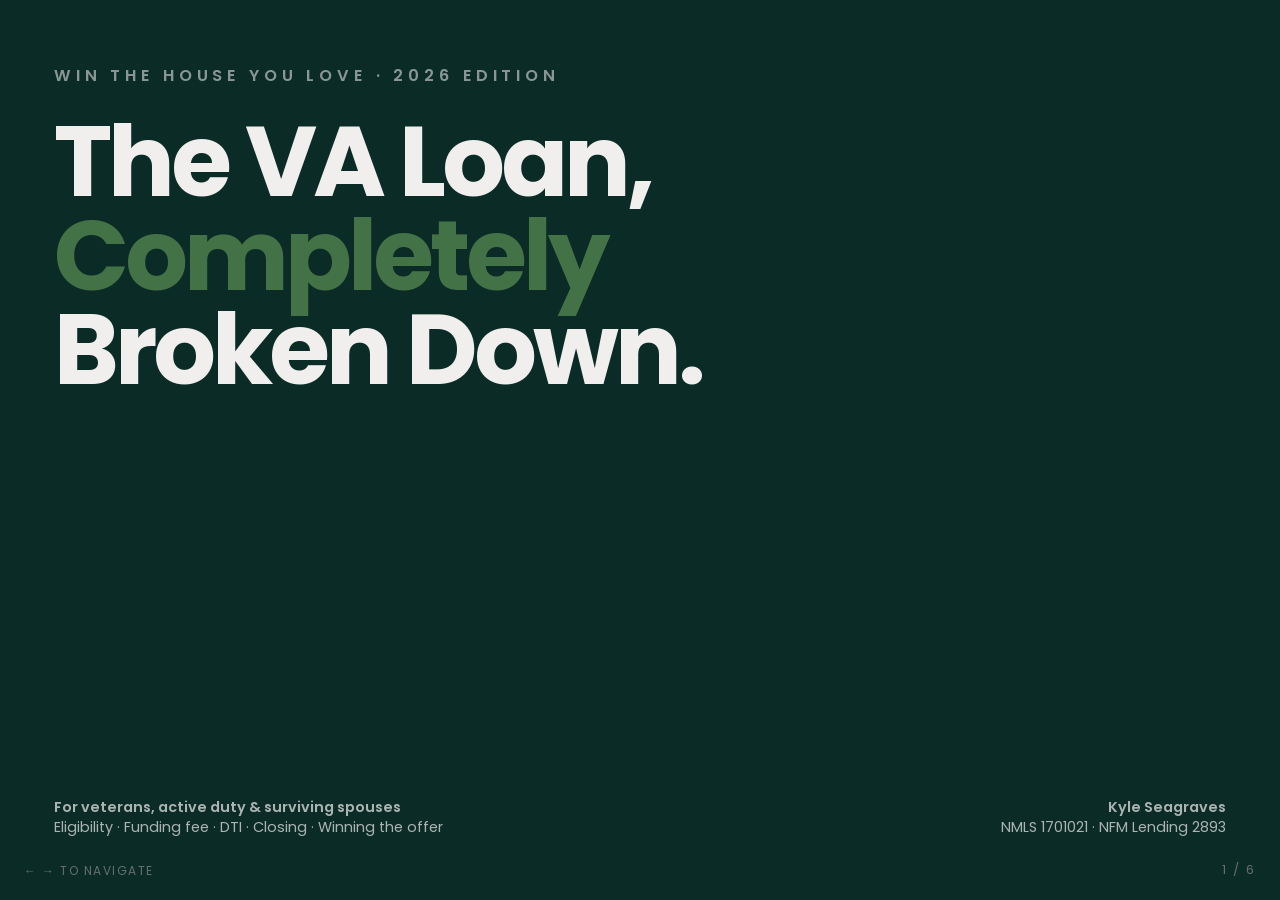
<file: styled-presentations/va-loan-2026.html>
<!DOCTYPE html>
<html lang="en">
<head>
<meta charset="utf-8"/>
<meta name="viewport" content="width=device-width, initial-scale=1.0"/>
<title>2026 VA Loan Requirements — Redesign Preview</title>
<link rel="preconnect" href="https://fonts.googleapis.com"/>
<link rel="preconnect" href="https://fonts.gstatic.com" crossorigin/>
<link rel="stylesheet" href="https://fonts.googleapis.com/css2?family=Poppins:wght@400;500;600;700&display=swap"/>
<style>
:root {
  --ink: #01413e;
  --ink-deep: #0b2b26;
  --moss: #447247;
  --cream: #f0efed;
  --paper: #f6f3ec;
  --rust: #cc451c;
  --rule: rgba(1, 65, 62, 0.12);
}

* { box-sizing: border-box; margin: 0; padding: 0; }
html, body {
  height: 100%;
  font-family: 'Poppins', -apple-system, sans-serif;
  -webkit-font-smoothing: antialiased;
  background: #000;
  overflow: hidden;
}

.deck {
  position: fixed; inset: 0;
}
.slide {
  position: absolute; inset: 0;
  font-family: 'Poppins', sans-serif;
}
.slide:not(.active) { display: none !important; }

.counter {
  position: fixed; bottom: 20px; right: 24px;
  font-family: 'Poppins', sans-serif;
  font-size: 13px; letter-spacing: 2px;
  color: rgba(255,255,255,0.4);
  mix-blend-mode: difference;
  pointer-events: none;
  z-index: 100;
}
.hint {
  position: fixed; bottom: 20px; left: 24px;
  font-family: 'Poppins', sans-serif;
  font-size: 12px; letter-spacing: 1.5px; text-transform: uppercase;
  color: rgba(255,255,255,0.4);
  mix-blend-mode: difference;
  pointer-events: none;
  z-index: 100;
}

/* ============================================================
   1. HERO
   ============================================================ */
.va-hero {
  background: var(--ink-deep); color: var(--cream);
  padding: 7vmin 6vmin; display: flex; flex-direction: column; justify-content: space-between;
}
.va-hero .overline {
  font-size: clamp(14px, 1.8vmin, 22px); font-weight: 600;
  letter-spacing: 0.3em; text-transform: uppercase;
  color: var(--cream); opacity: 0.55; margin-bottom: 3vmin;
  display: block;
}
.va-hero h2 {
  font-size: clamp(48px, 11vmin, 140px);
  line-height: 0.95; letter-spacing: -0.04em; font-weight: 700;
  color: var(--cream); max-width: 95%;
}
.va-hero h2 em { color: var(--moss); font-style: normal; }
.va-hero .meta {
  display: flex; justify-content: space-between; align-items: flex-end;
  font-size: clamp(13px, 1.6vmin, 20px); line-height: 1.4;
  color: var(--cream); opacity: 0.7;
}
.va-hero .meta strong { font-weight: 600; opacity: 1; }

/* ============================================================
   2. BIG-STAT
   ============================================================ */
.va-stat {
  background: var(--paper); padding: 7vmin 6vmin;
  display: grid; grid-template-columns: 1.1fr 1fr;
  gap: 6vmin; align-items: center;
}
.va-stat .numeral {
  font-size: clamp(160px, 38vmin, 420px);
  line-height: 0.85; letter-spacing: -0.05em; font-weight: 700;
  color: var(--ink); text-align: center;
}
.va-stat .numeral .pct { color: var(--moss); font-size: 0.6em; }
.va-stat .body h2 {
  font-size: clamp(36px, 6vmin, 72px);
  line-height: 1.05; letter-spacing: -0.025em; font-weight: 700;
  color: var(--ink); margin-bottom: 3vmin;
}
.va-stat .body p {
  font-size: clamp(18px, 2.5vmin, 30px);
  line-height: 1.5; color: var(--ink); opacity: 0.8;
  font-weight: 500;
}
.va-stat .footnote {
  margin-top: 4vmin;
  font-size: clamp(12px, 1.5vmin, 18px); letter-spacing: 0.25em;
  text-transform: uppercase; color: var(--moss); font-weight: 600;
}

/* ============================================================
   3. SECTION DIVIDER
   ============================================================ */
.va-divider {
  background: var(--ink); color: var(--cream);
  padding: 7vmin 6vmin; display: flex; flex-direction: column; justify-content: center;
}
.va-divider .chapter {
  font-size: clamp(16px, 2.2vmin, 28px); letter-spacing: 0.5em;
  text-transform: uppercase; color: var(--moss); font-weight: 600;
  margin-bottom: 4vmin;
}
.va-divider h2 {
  font-size: clamp(44px, 9.5vmin, 120px);
  line-height: 1; letter-spacing: -0.035em; font-weight: 700;
  color: var(--cream); margin-bottom: 5vmin; max-width: 90%;
}
.va-divider h2 em { color: var(--moss); font-style: normal; }
.va-divider .lede {
  font-size: clamp(18px, 2.8vmin, 32px); line-height: 1.45;
  color: var(--cream); opacity: 0.7; max-width: 70%; font-weight: 400;
}

/* ============================================================
   4. COMPARE CARDS
   ============================================================ */
.va-compare {
  background: var(--paper); padding: 6vmin 5vmin;
  display: flex; flex-direction: column;
}
.va-compare h2 {
  font-size: clamp(36px, 6vmin, 72px);
  line-height: 1.05; letter-spacing: -0.025em; font-weight: 700;
  color: var(--ink); margin-bottom: 5vmin;
}
.va-compare h2 em { color: var(--moss); font-style: normal; font-weight: 700; }
.va-compare .grid {
  display: grid; grid-template-columns: 1fr 1fr; gap: 3vmin; flex: 1;
}
.va-compare .col {
  border-radius: 24px; padding: 3.5vmin;
  display: flex; flex-direction: column; gap: 2vmin;
}
.va-compare .col.myth { background: rgba(204, 69, 28, 0.06); border: 2px solid rgba(204, 69, 28, 0.2); }
.va-compare .col.real { background: rgba(68, 114, 71, 0.08); border: 2px solid rgba(68, 114, 71, 0.25); }
.va-compare .col h3 {
  font-size: clamp(13px, 1.6vmin, 20px); letter-spacing: 0.25em;
  text-transform: uppercase; font-weight: 600; line-height: 1;
}
.va-compare .col.myth h3 { color: var(--rust); }
.va-compare .col.real h3 { color: var(--moss); }
.va-compare .col p {
  font-size: clamp(15px, 2vmin, 26px); line-height: 1.4;
  color: var(--ink); font-weight: 500;
}
.va-compare .col p strong { font-weight: 600; }
.va-compare .col .row {
  display: flex; gap: 14px; align-items: flex-start;
  padding-bottom: 1.5vmin; border-bottom: 1px solid var(--rule);
}
.va-compare .col .row:last-child { border: none; padding-bottom: 0; }
.va-compare .col .mark { flex-shrink: 0; font-size: clamp(15px, 2vmin, 26px); line-height: 1.4; }

/* ============================================================
   5. NUMBERED PROCESS
   ============================================================ */
.va-process {
  background: var(--paper); padding: 6vmin 5vmin;
  display: flex; flex-direction: column;
}
.va-process h2 {
  font-size: clamp(36px, 6vmin, 72px);
  line-height: 1.05; letter-spacing: -0.025em; font-weight: 700;
  color: var(--ink); margin-bottom: 1.5vmin;
}
.va-process h2 em { color: var(--moss); font-style: normal; }
.va-process .sub {
  font-size: clamp(16px, 2.2vmin, 28px); line-height: 1.4;
  color: var(--ink); opacity: 0.7; margin-bottom: 5vmin;
  font-weight: 500; max-width: 70%;
}
.va-process .steps {
  display: grid; grid-template-columns: repeat(4, 1fr); gap: 2.5vmin; flex: 1;
}
.va-process .step {
  background: var(--cream); border-radius: 20px; padding: 3vmin 2.5vmin;
  display: flex; flex-direction: column;
  border-top: 6px solid var(--moss);
}
.va-process .step .n {
  font-size: clamp(48px, 7.5vmin, 88px);
  line-height: 0.9; letter-spacing: -0.04em; font-weight: 700;
  color: var(--moss); margin-bottom: 2vmin;
}
.va-process .step h3 {
  font-size: clamp(16px, 2.2vmin, 28px); line-height: 1.15;
  font-weight: 700; color: var(--ink); margin-bottom: 1.2vmin;
  letter-spacing: -0.01em;
}
.va-process .step p {
  font-size: clamp(13px, 1.8vmin, 22px); line-height: 1.4;
  color: var(--ink); opacity: 0.75; font-weight: 500;
}

/* ============================================================
   6. CTA FULL-BLEED
   ============================================================ */
.va-cta {
  background: var(--moss); color: var(--cream);
  padding: 7vmin 6vmin; display: flex; flex-direction: column; justify-content: space-between;
}
.va-cta .overline {
  font-size: clamp(14px, 1.8vmin, 22px); font-weight: 600;
  letter-spacing: 0.3em; text-transform: uppercase;
  color: var(--cream); opacity: 0.75; margin-bottom: 3vmin;
  display: block;
}
.va-cta h2 {
  font-size: clamp(48px, 10vmin, 132px);
  line-height: 0.95; letter-spacing: -0.04em; font-weight: 700;
  color: var(--cream); max-width: 95%;
}
.va-cta .perks {
  display: grid; grid-template-columns: repeat(3, 1fr); gap: 3vmin;
  margin-top: 5vmin;
}
.va-cta .perk h4 {
  font-size: clamp(12px, 1.5vmin, 20px); letter-spacing: 0.2em;
  text-transform: uppercase; color: var(--cream); opacity: 0.75;
  font-weight: 600; margin-bottom: 0.8vmin; line-height: 1;
}
.va-cta .perk p {
  font-size: clamp(16px, 2.2vmin, 28px); line-height: 1.3;
  color: var(--cream); font-weight: 500;
}
.va-cta .footer {
  display: flex; justify-content: space-between; align-items: flex-end;
  color: var(--cream); font-size: clamp(13px, 1.6vmin, 22px); opacity: 0.75;
  font-weight: 500;
}
.va-cta .footer .url {
  font-size: clamp(20px, 3vmin, 40px); opacity: 1; font-weight: 600;
  letter-spacing: -0.02em;
}
</style>
</head>
<body>

<div class="deck">

<!-- SLIDE 1 — HERO -->
<section class="slide va-hero active">
  <div>
    <span class="overline">Win The House You Love · 2026 Edition</span>
    <h2>The VA Loan,<br/><em>Completely</em><br/>Broken Down.</h2>
  </div>
  <div class="meta">
    <div>
      <strong>For veterans, active duty &amp; surviving spouses</strong><br/>
      Eligibility · Funding fee · DTI · Closing · Winning the offer
    </div>
    <div style="text-align:right;">
      <strong>Kyle Seagraves</strong><br/>
      NMLS 1701021 · NFM Lending 2893
    </div>
  </div>
</section>

<!-- SLIDE 2 — BIG-STAT -->
<section class="slide va-stat">
  <div class="numeral">0<span class="pct">%</span></div>
  <div class="body">
    <h2>Down payment with full entitlement.</h2>
    <p>The VA promises to back your loan. With your entitlement intact, you can buy a home — even a multi-million-dollar one — without putting a dollar down.</p>
    <div class="footnote">Entitlement · Benefit #1</div>
  </div>
</section>

<!-- SLIDE 3 — DIVIDER -->
<section class="slide va-divider">
  <div class="chapter">Chapter 02</div>
  <h2>What you've <em>heard</em><br/>vs. what's actually true.</h2>
  <p class="lede">Five myths that cost veterans real offers, real homes, and real money — and what the 2026 rulebook actually says.</p>
</section>

<!-- SLIDE 4 — COMPARE -->
<section class="slide va-compare">
  <h2>Myth <em>vs.</em> Reality</h2>
  <div class="grid">
    <div class="col myth">
      <h3>What You've Heard</h3>
      <div class="row"><div class="mark">✕</div><p>"VA loans take forever to close."</p></div>
      <div class="row"><div class="mark">✕</div><p>"Sellers won't accept VA offers."</p></div>
      <div class="row"><div class="mark">✕</div><p>"I need a 620 credit score."</p></div>
      <div class="row"><div class="mark">✕</div><p>"I can only use it once."</p></div>
      <div class="row"><div class="mark">✕</div><p>"It's only for first-time buyers."</p></div>
    </div>
    <div class="col real">
      <h3>What's Actually True</h3>
      <div class="row"><div class="mark">✓</div><p><strong>Same timeline as conventional</strong> — with a lender who knows VA.</p></div>
      <div class="row"><div class="mark">✓</div><p>They accept <strong>clean, well-packaged</strong> offers every day.</p></div>
      <div class="row"><div class="mark">✓</div><p>The VA sets <strong>no minimum</strong> — that's a lender rule.</p></div>
      <div class="row"><div class="mark">✓</div><p><strong>Lifetime benefit</strong> — you can even have two VA loans at once.</p></div>
      <div class="row"><div class="mark">✓</div><p>Use it <strong>as many times</strong> as you qualify.</p></div>
    </div>
  </div>
</section>

<!-- SLIDE 5 — PROCESS -->
<section class="slide va-process">
  <h2>The <em>Tidewater</em> Process</h2>
  <p class="sub">If the appraiser thinks the home will come in under contract, you get a heads-up — and a chance to defend the price.</p>
  <div class="steps">
    <div class="step"><div class="n">1</div><h3>Lender orders</h3><p>Appraisal ordered through the VA portal once contract is in.</p></div>
    <div class="step"><div class="n">2</div><h3>Tidewater notice</h3><p>Appraiser flags potential low value before completing the report.</p></div>
    <div class="step"><div class="n">3</div><h3>Comps submitted</h3><p>Agent has 48 hours to send supporting comps and rebut the value.</p></div>
    <div class="step"><div class="n">4</div><h3>Final value</h3><p>Appraiser issues the Notice of Value — buyer decides next move.</p></div>
  </div>
</section>

<!-- SLIDE 6 — CTA -->
<section class="slide va-cta">
  <div>
    <span class="overline">Ready when you are</span>
    <h2>Get pre-approved<br/>without the hit.</h2>
  </div>
  <div class="perks">
    <div class="perk"><h4>Soft Credit</h4><p>No hit to your score.</p></div>
    <div class="perk"><h4>VA-Experienced</h4><p>We know the playbook.</p></div>
    <div class="perk"><h4>Fast COE</h4><p>Usually same-day.</p></div>
  </div>
  <div class="footer">
    <div>NFM Lending NMLS 2893 · Kyle Seagraves NMLS 1701021<br/>Veterans in 49 states — everywhere except New York.</div>
    <div class="url">winthehouseyoulove.com →</div>
  </div>
</section>

</div>

<div class="hint">← → to navigate</div>
<div class="counter"><span id="cur">1</span> / <span id="tot">6</span></div>

<script>
(function () {
  var slides = document.querySelectorAll('.slide');
  var i = 0;
  var cur = document.getElementById('cur');
  var tot = document.getElementById('tot');
  tot.textContent = slides.length;
  function show(n) {
    i = Math.max(0, Math.min(slides.length - 1, n));
    slides.forEach(function (s, idx) { s.classList.toggle('active', idx === i); });
    cur.textContent = i + 1;
  }
  document.addEventListener('keydown', function (e) {
    if (e.key === 'ArrowRight' || e.key === ' ' || e.key === 'PageDown') { show(i + 1); e.preventDefault(); }
    else if (e.key === 'ArrowLeft' || e.key === 'PageUp') { show(i - 1); e.preventDefault(); }
    else if (e.key === 'Home') { show(0); }
    else if (e.key === 'End') { show(slides.length - 1); }
  });
  document.addEventListener('click', function (e) {
    var x = e.clientX;
    if (x < window.innerWidth / 3) show(i - 1);
    else show(i + 1);
  });
})();
</script>
</body>
</html>
</file>
